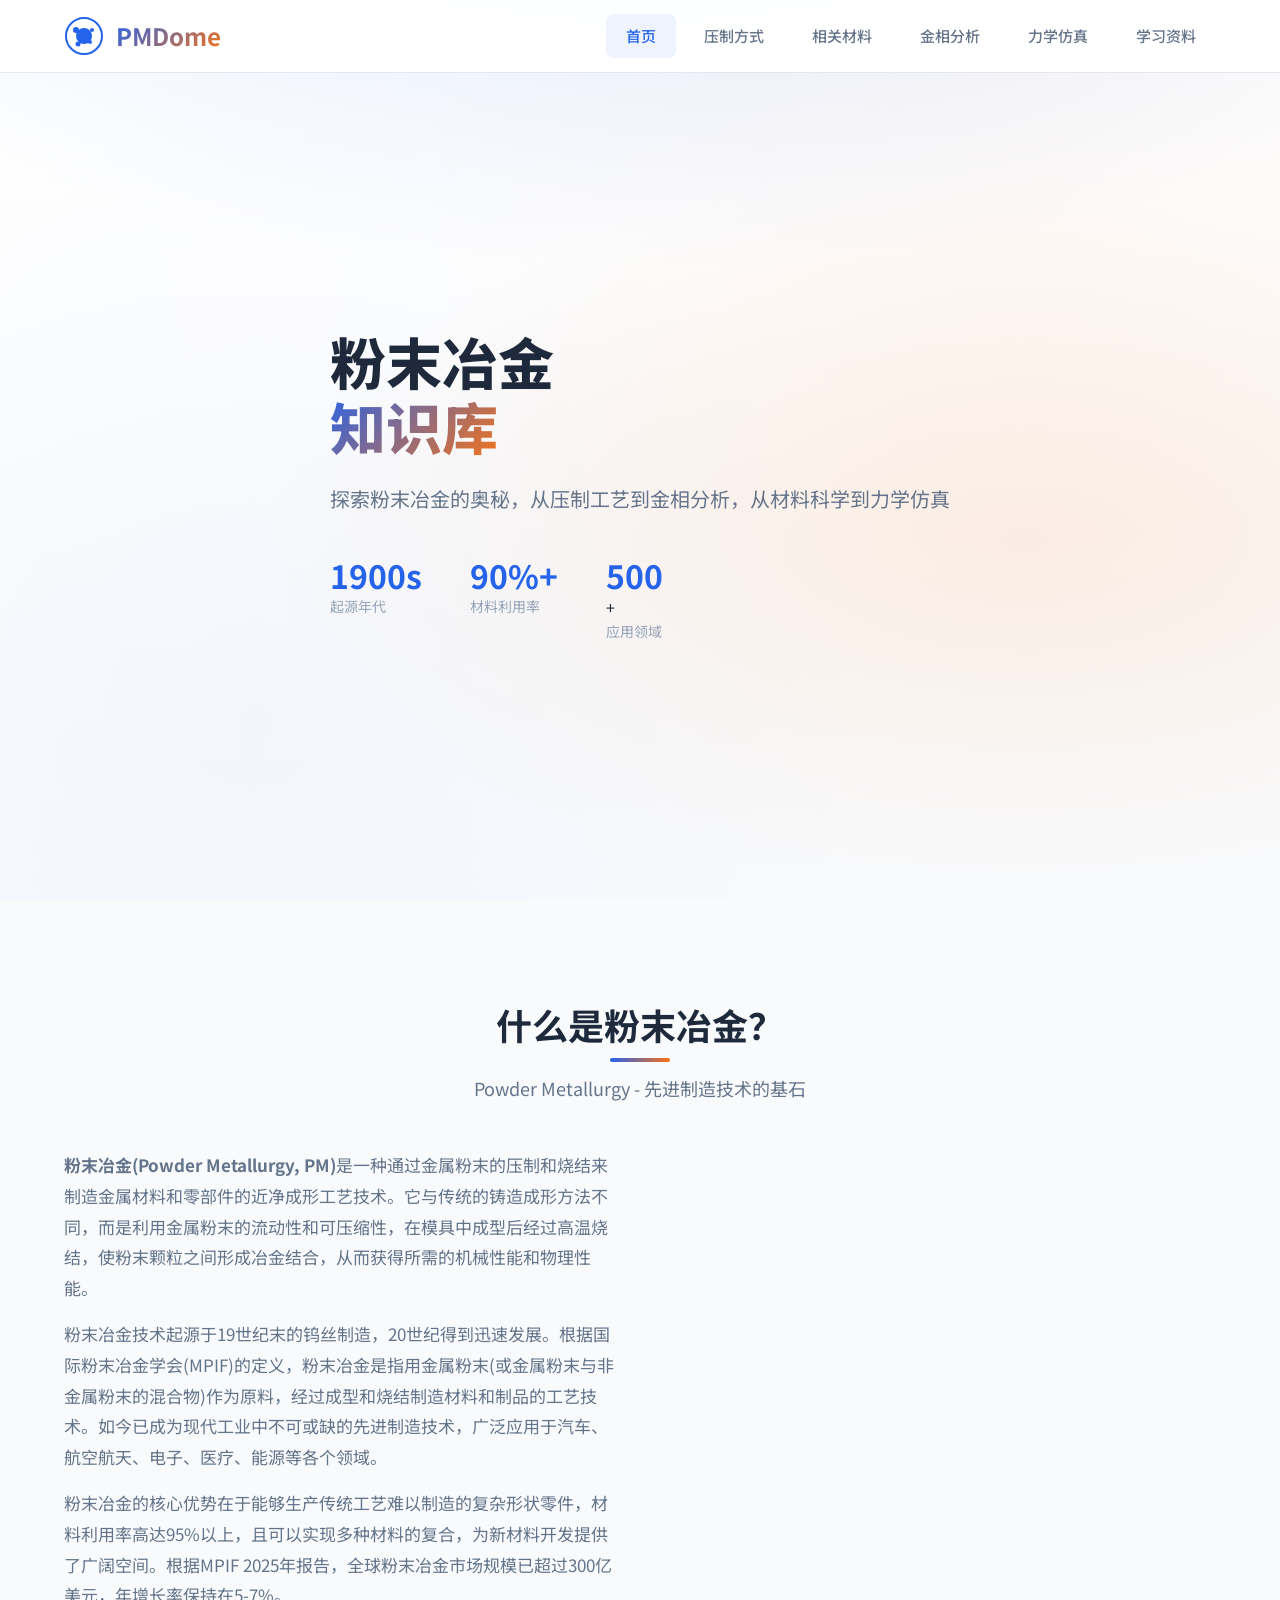
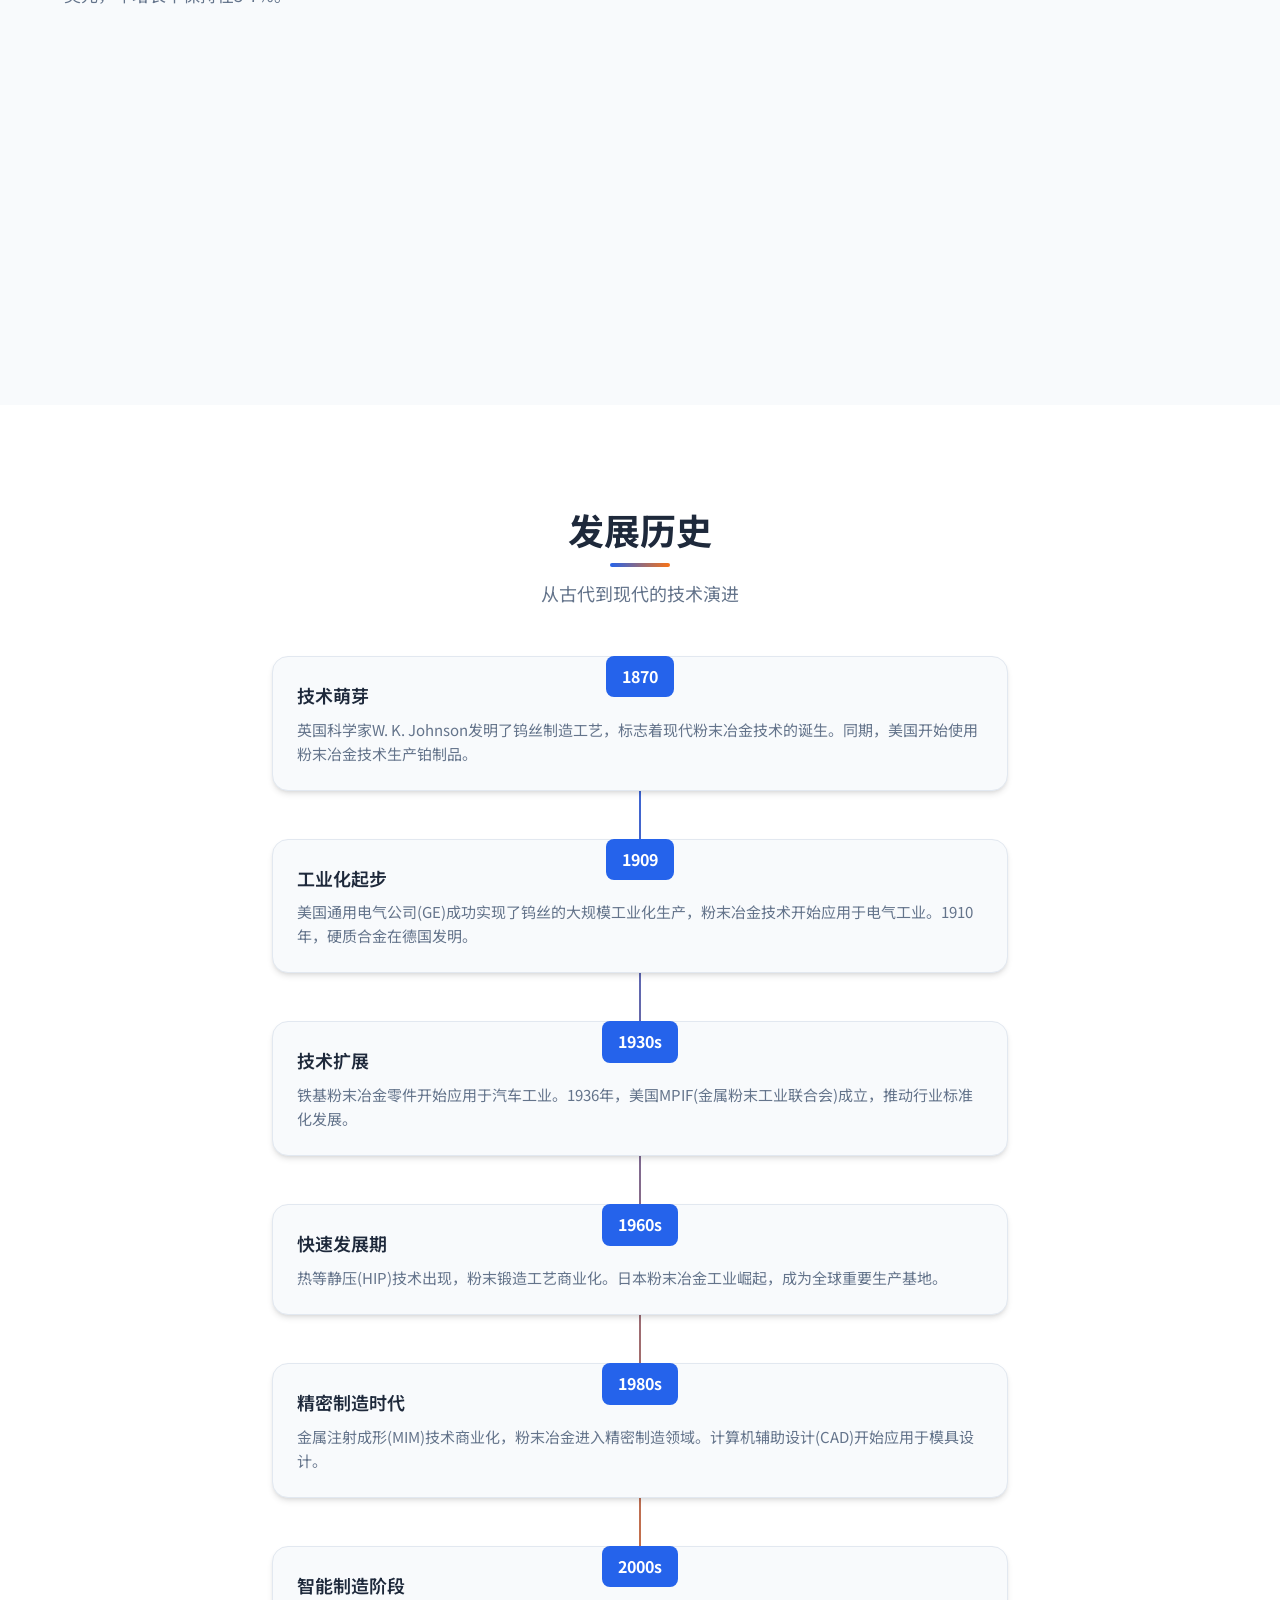
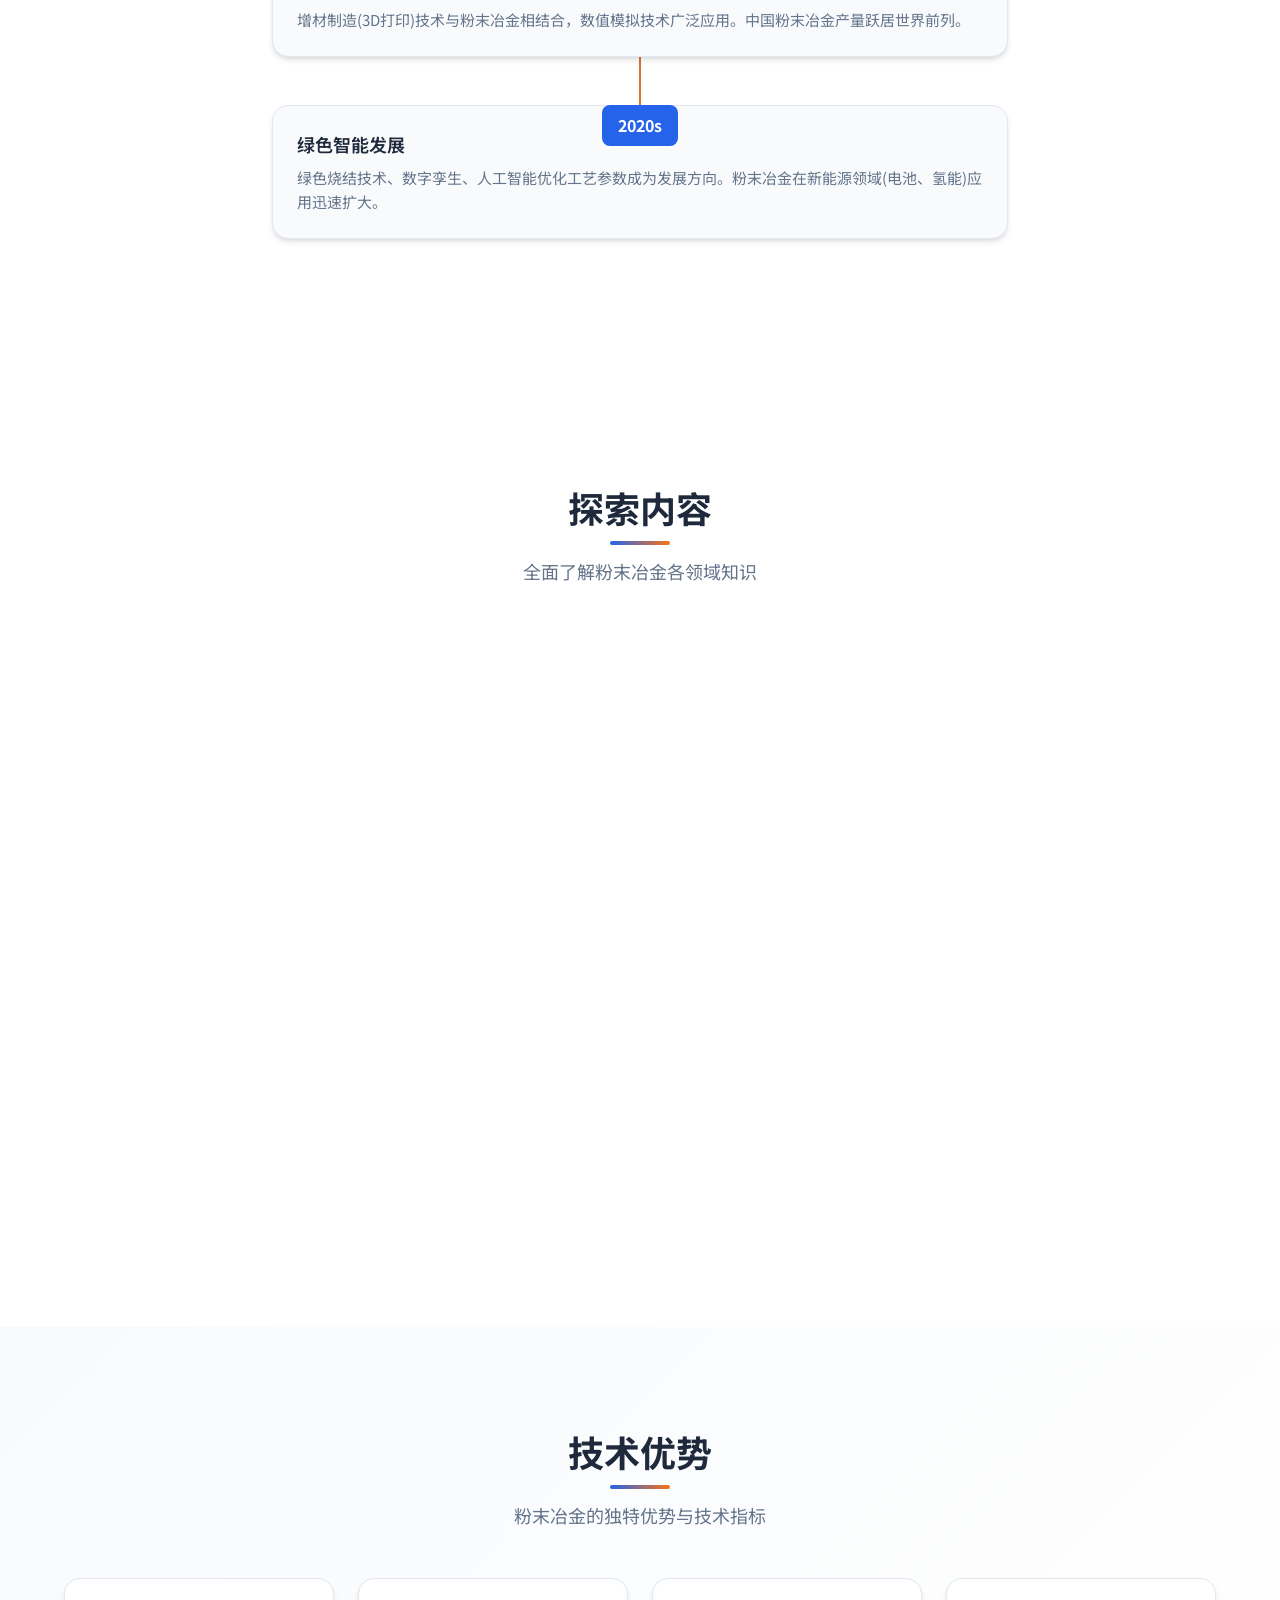
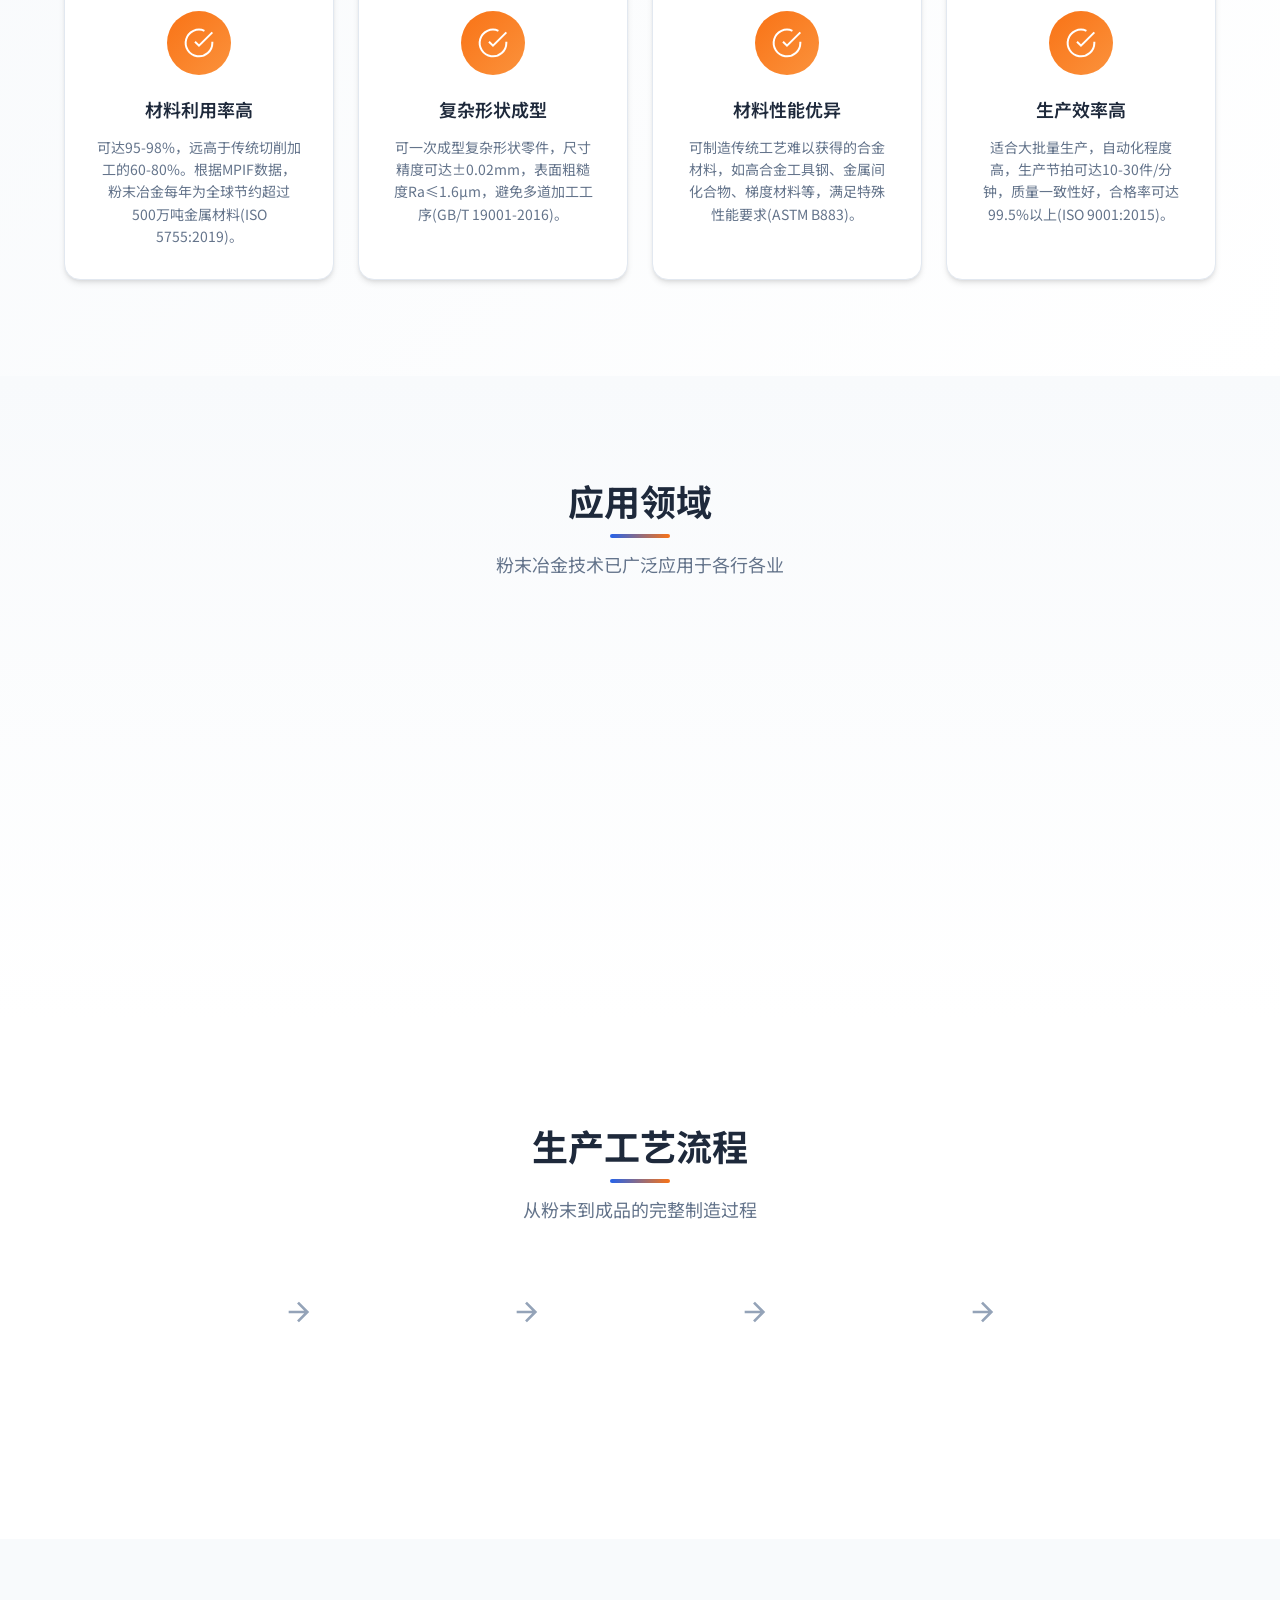
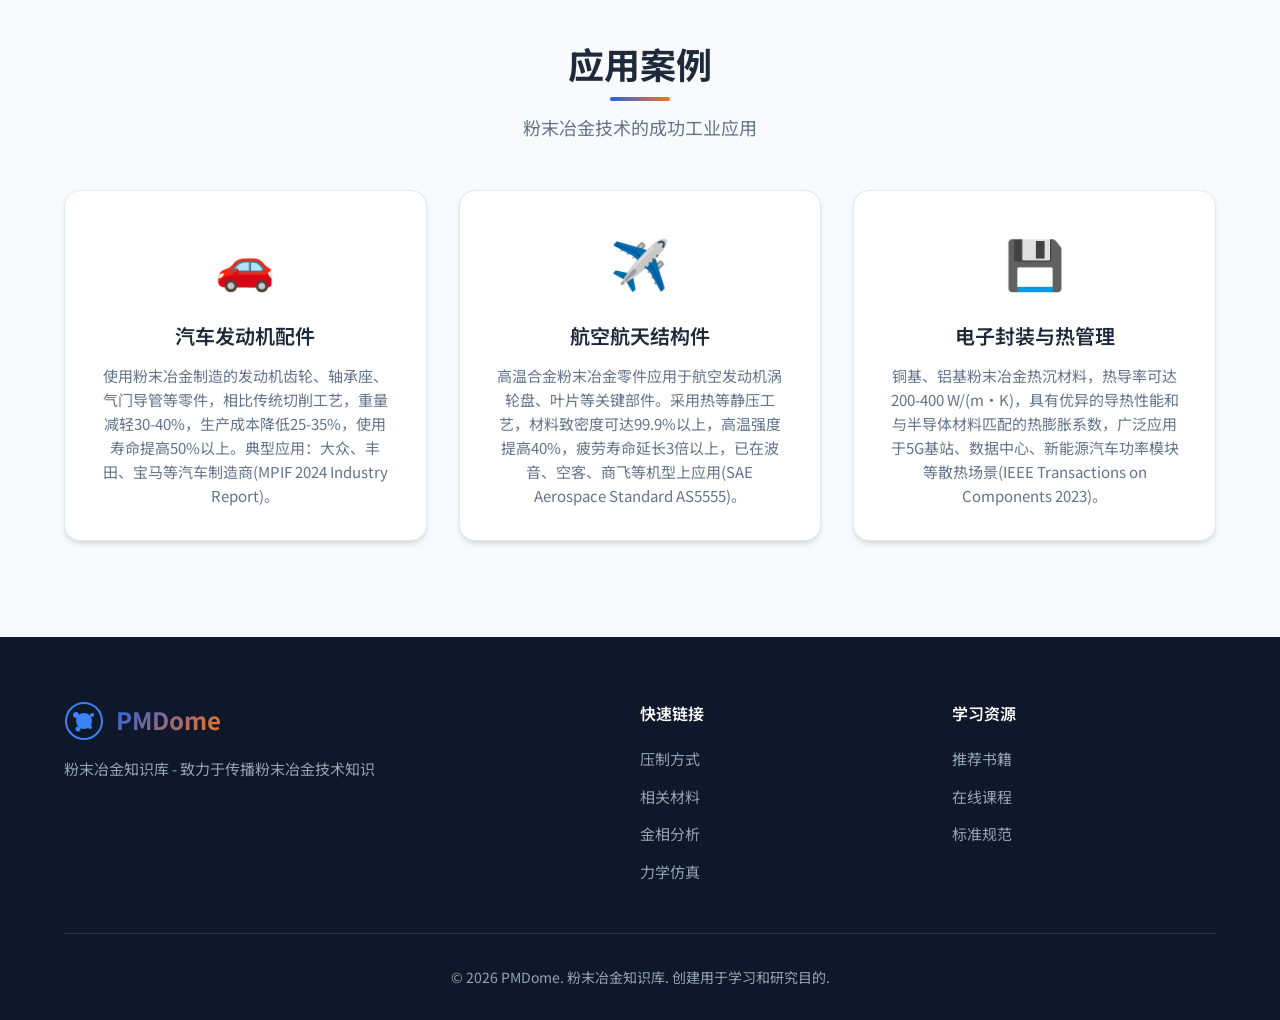
<file: index.html>
<!DOCTYPE html>
<html lang="zh-CN">
<head>
    <meta charset="UTF-8">
    <meta name="viewport" content="width=device-width, initial-scale=1.0">
    <title>粉末冶金知识库 | PMDome</title>
    <link rel="stylesheet" href="css/style.css">
    <link rel="preconnect" href="https://fonts.googleapis.com">
    <link rel="preconnect" href="https://fonts.gstatic.com" crossorigin>
    <link href="https://fonts.googleapis.com/css2?family=Noto+Sans+SC:wght@300;400;500;700&family=Roboto:wght@300;400;500;700&display=swap" rel="stylesheet">
</head>
<body>
    <header class="header">
        <div class="container">
            <div class="logo">
                <svg class="logo-icon" viewBox="0 0 40 40" fill="none" xmlns="http://www.w3.org/2000/svg">
                    <circle cx="20" cy="20" r="18" stroke="currentColor" stroke-width="2"/>
                    <circle cx="20" cy="20" r="8" fill="currentColor"/>
                    <circle cx="12" cy="14" r="3" fill="currentColor"/>
                    <circle cx="28" cy="14" r="2" fill="currentColor"/>
                    <circle cx="14" cy="28" r="2.5" fill="currentColor"/>
                    <circle cx="26" cy="26" r="2" fill="currentColor"/>
                </svg>
                <span class="logo-text">PMDome</span>
            </div>
            <nav class="nav">
                <a href="index.html" class="nav-link active">首页</a>
                <a href="pages/compaction.html" class="nav-link">压制方式</a>
                <a href="pages/materials.html" class="nav-link">相关材料</a>
                <a href="pages/metallography.html" class="nav-link">金相分析</a>
                <a href="pages/simulation.html" class="nav-link">力学仿真</a>
                <a href="pages/resources.html" class="nav-link">学习资料</a>
            </nav>
            <button class="mobile-menu-btn" id="mobileMenuBtn">
                <span></span>
                <span></span>
                <span></span>
            </button>
        </div>
    </header>

    <main>
        <section class="hero">
            <div class="hero-bg"></div>
            <div class="container">
                <div class="hero-content">
                    <h1 class="hero-title">粉末冶金<br><span class="highlight">知识库</span></h1>
                    <p class="hero-subtitle">探索粉末冶金的奥秘，从压制工艺到金相分析，从材料科学到力学仿真</p>
                    <div class="hero-stats">
                        <div class="stat-item">
                            <span class="stat-number">1900s</span>
                            <span class="stat-label">起源年代</span>
                        </div>
                        <div class="stat-item">
                            <span class="stat-number">90%+</span>
                            <span class="stat-label">材料利用率</span>
                        </div>
                        <div class="stat-item">
                            <span class="stat-number">500</span>
                           + <span class="stat-label">应用领域</span>
                        </div>
                    </div>
                </div>
            </div>
        </section>

        <section class="intro">
            <div class="container">
                <div class="section-header">
                    <h2 class="section-title">什么是粉末冶金？</h2>
                    <p class="section-subtitle">Powder Metallurgy - 先进制造技术的基石</p>
                </div>
                <div class="intro-content">
                    <div class="intro-text">
                        <p><strong>粉末冶金(Powder Metallurgy, PM)</strong>是一种通过金属粉末的压制和烧结来制造金属材料和零部件的近净成形工艺技术。它与传统的铸造成形方法不同，而是利用金属粉末的流动性和可压缩性，在模具中成型后经过高温烧结，使粉末颗粒之间形成冶金结合，从而获得所需的机械性能和物理性能。</p>
                        <p>粉末冶金技术起源于19世纪末的钨丝制造，20世纪得到迅速发展。根据国际粉末冶金学会(MPIF)的定义，粉末冶金是指用金属粉末(或金属粉末与非金属粉末的混合物)作为原料，经过成型和烧结制造材料和制品的工艺技术。如今已成为现代工业中不可或缺的先进制造技术，广泛应用于汽车、航空航天、电子、医疗、能源等各个领域。</p>
                        <p>粉末冶金的核心优势在于能够生产传统工艺难以制造的复杂形状零件，材料利用率高达95%以上，且可以实现多种材料的复合，为新材料开发提供了广阔空间。根据MPIF 2025年报告，全球粉末冶金市场规模已超过300亿美元，年增长率保持在5-7%。</p>
                    </div>
                    <div class="intro-features">
                        <div class="intro-card">
                            <div class="intro-icon">
                                <svg viewBox="0 0 24 24" fill="none" stroke="currentColor" stroke-width="1.5">
                                    <path d="M12 2L2 7l10 5 10-5-10-5zM2 17l10 5 10-5M2 12l10 5 10-5"/>
                                </svg>
                            </div>
                            <h3>工艺原理</h3>
                            <p>通过压制金属粉末成型并在保护气氛下烧结，利用原子扩散实现冶金结合的工艺技术(ISO 3252:2019)。</p>
                        </div>
                        <div class="intro-card">
                            <div class="intro-icon">
                                <svg viewBox="0 0 24 24" fill="none" stroke="currentColor" stroke-width="1.5">
                                    <circle cx="12" cy="12" r="3"/>
                                    <path d="M12 1v6m0 6v10M4.22 4.22l4.24 4.24m7.08 7.08l4.24 4.24M1 12h6m6 0h10M4.22 19.78l4.24-4.24m7.08-7.08l4.24-4.24"/>
                                </svg>
                            </div>
                            <h3>核心优势</h3>
                            <p>材料利用率高达95%以上，可实现复杂形状零件的一次成型，减少后续加工工序(GB/T 14588-2014)。</p>
                        </div>
                        <div class="intro-card">
                            <div class="intro-icon">
                                <svg viewBox="0 0 24 24" fill="none" stroke="currentColor" stroke-width="1.5">
                                    <path d="M14.7 6.3a1 1 0 0 0 0 1.4l1.6 1.6a1 1 0 0 0 1.4 0l3.77-3.77a6 6 0 0 1-7.94 7.94l-6.91 6.91a2.12 2.12 0 0 1-3-3l6.91-6.91a6 6 0 0 1 7.94-7.94l-3.76 3.76z"/>
                                </svg>
                            </div>
                            <h3>主要流程</h3>
                            <p>粉末制备 → 混合 → 压制成型 → 烧结 → 后处理，最终获得高性能金属制品(ASTM B328)。</p>
                        </div>
                    </div>
                </div>
            </div>
        </section>

        <section class="history">
            <div class="container">
                <div class="section-header">
                    <h2 class="section-title">发展历史</h2>
                    <p class="section-subtitle">从古代到现代的技术演进</p>
                </div>
                <div class="history-timeline">
                    <div class="timeline-item">
                        <div class="timeline-year">1870</div>
                        <div class="timeline-content">
                            <h4>技术萌芽</h4>
                            <p>英国科学家W. K. Johnson发明了钨丝制造工艺，标志着现代粉末冶金技术的诞生。同期，美国开始使用粉末冶金技术生产铂制品。</p>
                        </div>
                    </div>
                    <div class="timeline-item">
                        <div class="timeline-year">1909</div>
                        <div class="timeline-content">
                            <h4>工业化起步</h4>
                            <p>美国通用电气公司(GE)成功实现了钨丝的大规模工业化生产，粉末冶金技术开始应用于电气工业。1910年，硬质合金在德国发明。</p>
                        </div>
                    </div>
                    <div class="timeline-item">
                        <div class="timeline-year">1930s</div>
                        <div class="timeline-content">
                            <h4>技术扩展</h4>
                            <p>铁基粉末冶金零件开始应用于汽车工业。1936年，美国MPIF(金属粉末工业联合会)成立，推动行业标准化发展。</p>
                        </div>
                    </div>
                    <div class="timeline-item">
                        <div class="timeline-year">1960s</div>
                        <div class="timeline-content">
                            <h4>快速发展期</h4>
                            <p>热等静压(HIP)技术出现，粉末锻造工艺商业化。日本粉末冶金工业崛起，成为全球重要生产基地。</p>
                        </div>
                    </div>
                    <div class="timeline-item">
                        <div class="timeline-year">1980s</div>
                        <div class="timeline-content">
                            <h4>精密制造时代</h4>
                            <p>金属注射成形(MIM)技术商业化，粉末冶金进入精密制造领域。计算机辅助设计(CAD)开始应用于模具设计。</p>
                        </div>
                    </div>
                    <div class="timeline-item">
                        <div class="timeline-year">2000s</div>
                        <div class="timeline-content">
                            <h4>智能制造阶段</h4>
                            <p>增材制造(3D打印)技术与粉末冶金相结合，数值模拟技术广泛应用。中国粉末冶金产量跃居世界前列。</p>
                        </div>
                    </div>
                    <div class="timeline-item">
                        <div class="timeline-year">2020s</div>
                        <div class="timeline-content">
                            <h4>绿色智能发展</h4>
                            <p>绿色烧结技术、数字孪生、人工智能优化工艺参数成为发展方向。粉末冶金在新能源领域(电池、氢能)应用迅速扩大。</p>
                        </div>
                    </div>
                </div>
            </div>
        </section>

        <section class="features">
            <div class="container">
                <div class="section-header">
                    <h2 class="section-title">探索内容</h2>
                    <p class="section-subtitle">全面了解粉末冶金各领域知识</p>
                </div>
                <div class="features-grid">
                    <a href="pages/compaction.html" class="feature-card">
                        <div class="feature-icon feature-1">
                            <svg viewBox="0 0 24 24" fill="none" stroke="currentColor" stroke-width="1.5">
                                <path d="M4 20h16M4 20V10m0 10l4-6m12 6V10m0 10l-4-6M12 4v6"/>
                            </svg>
                        </div>
                        <h3>压制方式</h3>
                        <p>手动压制、液压压制、等静压、粉末锻造等多种成型工艺介绍，详细讲解各工艺原理和应用场景</p>
                        <span class="feature-link">了解更多 →</span>
                    </a>
                    <a href="pages/materials.html" class="feature-card">
                        <div class="feature-icon feature-2">
                            <svg viewBox="0 0 24 24" fill="none" stroke="currentColor" stroke-width="1.5">
                                <path d="M20.84 4.61a5.5 5.5 0 0 0-7.78 0L12 5.67l-1.06-1.06a5.5 5.5 0 0 0-7.78 7.78l1.06 1.06L12 21.23l7.78-7.78 1.06-1.06a5.5 5.5 0 0 0 0-7.78z"/>
                            </svg>
                        </div>
                        <h3>相关材料</h3>
                        <p>铁基、铜基、钨基材料，硬质合金及复合材料详解，包括材料性能、应用领域和最新发展</p>
                        <span class="feature-link">了解更多 →</span>
                    </a>
                    <a href="pages/metallography.html" class="feature-card">
                        <div class="feature-icon feature-3">
                            <svg viewBox="0 0 24 24" fill="none" stroke="currentColor" stroke-width="1.5">
                                <circle cx="12" cy="12" r="10"/>
                                <circle cx="12" cy="12" r="6"/>
                                <circle cx="12" cy="12" r="2"/>
                            </svg>
                        </div>
                        <h3>金相分析</h3>
                        <p>样品制备、显微组织观察、孔隙分析与典型组织图谱，掌握粉末冶金材料的微观结构分析方法</p>
                        <span class="feature-link">了解更多 →</span>
                    </a>
                    <a href="pages/simulation.html" class="feature-card">
                        <div class="feature-icon feature-4">
                            <svg viewBox="0 0 24 24" fill="none" stroke="currentColor" stroke-width="1.5">
                                <rect x="2" y="3" width="20" height="14" rx="2" ry="2"/>
                                <path d="M8 21h8m-4-4v4"/>
                                <path d="M6 8l4 3-4 3m6 0h4"/>
                            </svg>
                        </div>
                        <h3>力学仿真</h3>
                        <p>压制、烧结过程仿真与有限元分析方法，利用数值模拟优化工艺参数</p>
                        <span class="feature-link">了解更多 →</span>
                    </a>
                </div>
            </div>
        </section>

        <section class="advantages">
            <div class="container">
                <div class="section-header">
                    <h2 class="section-title">技术优势</h2>
                    <p class="section-subtitle">粉末冶金的独特优势与技术指标</p>
                </div>
                <div class="advantages-grid">
                    <div class="advantage-card">
                        <div class="advantage-icon">
                            <svg viewBox="0 0 24 24" fill="none" stroke="currentColor" stroke-width="1.5">
                                <path d="M22 11.08V12a10 10 0 1 1-5.93-9.14"/>
                                <polyline points="22 4 12 14.01 9 11.01"/>
                            </svg>
                        </div>
                        <h3>材料利用率高</h3>
                        <p>可达95-98%，远高于传统切削加工的60-80%。根据MPIF数据，粉末冶金每年为全球节约超过500万吨金属材料(ISO 5755:2019)。</p>
                    </div>
                    <div class="advantage-card">
                        <div class="advantage-icon">
                            <svg viewBox="0 0 24 24" fill="none" stroke="currentColor" stroke-width="1.5">
                                <path d="M22 11.08V12a10 10 0 1 1-5.93-9.14"/>
                                <polyline points="22 4 12 14.01 9 11.01"/>
                            </svg>
                        </div>
                        <h3>复杂形状成型</h3>
                        <p>可一次成型复杂形状零件，尺寸精度可达±0.02mm，表面粗糙度Ra≤1.6μm，避免多道加工工序(GB/T 19001-2016)。</p>
                    </div>
                    <div class="advantage-card">
                        <div class="advantage-icon">
                            <svg viewBox="0 0 24 24" fill="none" stroke="currentColor" stroke-width="1.5">
                                <path d="M22 11.08V12a10 10 0 1 1-5.93-9.14"/>
                                <polyline points="22 4 12 14.01 9 11.01"/>
                            </svg>
                        </div>
                        <h3>材料性能优异</h3>
                        <p>可制造传统工艺难以获得的合金材料，如高合金工具钢、金属间化合物、梯度材料等，满足特殊性能要求(ASTM B883)。</p>
                    </div>
                    <div class="advantage-card">
                        <div class="advantage-icon">
                            <svg viewBox="0 0 24 24" fill="none" stroke="currentColor" stroke-width="1.5">
                                <path d="M22 11.08V12a10 10 0 1 1-5.93-9.14"/>
                                <polyline points="22 4 12 14.01 9 11.01"/>
                            </svg>
                        </div>
                        <h3>生产效率高</h3>
                        <p>适合大批量生产，自动化程度高，生产节拍可达10-30件/分钟，质量一致性好，合格率可达99.5%以上(ISO 9001:2015)。</p>
                    </div>
                </div>
            </div>
        </section>

        <section class="applications">
            <div class="container">
                <div class="section-header">
                    <h2 class="section-title">应用领域</h2>
                    <p class="section-subtitle">粉末冶金技术已广泛应用于各行各业</p>
                </div>
                <div class="app-grid">
                    <div class="app-item">
                        <span class="app-icon">⚙️</span>
                        <span>汽车零部件</span>
                    </div>
                    <div class="app-item">
                        <span class="app-icon">✈️</span>
                        <span>航空航天</span>
                    </div>
                    <div class="app-item">
                        <span class="app-icon">🔧</span>
                        <span>机械制造</span>
                    </div>
                    <div class="app-item">
                        <span class="app-icon">💎</span>
                        <span>硬质合金</span>
                    </div>
                    <div class="app-item">
                        <span class="app-icon">🔋</span>
                        <span>新能源</span>
                    </div>
                    <div class="app-item">
                        <span class="app-icon">🏥</span>
                        <span>医疗器械</span>
                    </div>
                    <div class="app-item">
                        <span class="app-icon">🔩</span>
                        <span>五金工具</span>
                    </div>
                    <div class="app-item">
                        <span class="app-icon">🎯</span>
                        <span>精密零件</span>
                    </div>
                </div>
            </div>
        </section>

        <section class="process">
            <div class="container">
                <div class="section-header">
                    <h2 class="section-title">生产工艺流程</h2>
                    <p class="section-subtitle">从粉末到成品的完整制造过程</p>
                </div>
                <div class="process-flow">
                    <div class="process-step">
                        <div class="step-number">01</div>
                        <div class="step-content">
                            <h4>粉末制备</h4>
                            <p>通过机械法、物理法或化学法生产金属粉末，控制粒度和纯度</p>
                        </div>
                    </div>
                    <div class="process-arrow">
                        <svg viewBox="0 0 24 24" fill="none" stroke="currentColor" stroke-width="2">
                            <path d="M5 12h14m-7-7l7 7-7 7"/>
                        </svg>
                    </div>
                    <div class="process-step">
                        <div class="step-number">02</div>
                        <div class="step-content">
                            <h4>粉末混合</h4>
                            <p>按配方比例混合不同粉末，添加润滑剂和粘结剂</p>
                        </div>
                    </div>
                    <div class="process-arrow">
                        <svg viewBox="0 0 24 24" fill="none" stroke="currentColor" stroke-width="2">
                            <path d="M5 12h14m-7-7l7 7-7 7"/>
                        </svg>
                    </div>
                    <div class="process-step">
                        <div class="step-number">03</div>
                        <div class="step-content">
                            <h4>压制成型</h4>
                            <p>将粉末装入模具并施加压力成型，获得生坯</p>
                        </div>
                    </div>
                    <div class="process-arrow">
                        <svg viewBox="0 0 24 24" fill="none" stroke="currentColor" stroke-width="2">
                            <path d="M5 12h14m-7-7l7 7-7 7"/>
                        </svg>
                    </div>
                    <div class="process-step">
                        <div class="step-number">04</div>
                        <div class="step-content">
                            <h4>烧结处理</h4>
                            <p>在保护气氛下进行高温烧结，使粉末颗粒结合</p>
                        </div>
                    </div>
                    <div class="process-arrow">
                        <svg viewBox="0 0 24 24" fill="none" stroke="currentColor" stroke-width="2">
                            <path d="M5 12h14m-7-7l7 7-7 7"/>
                        </svg>
                    </div>
                    <div class="process-step">
                        <div class="step-number">05</div>
                        <div class="step-content">
                            <h4>后处理</h4>
                            <p>精整、整形、热处理等最终处理，获得成品</p>
                        </div>
                    </div>
                </div>
            </div>
        </section>

        <section class="case-studies">
            <div class="container">
                <div class="section-header">
                    <h2 class="section-title">应用案例</h2>
                    <p class="section-subtitle">粉末冶金技术的成功工业应用</p>
                </div>
                <div class="case-grid">
                    <div class="case-card">
                        <div class="case-icon">🚗</div>
                        <h3>汽车发动机配件</h3>
                        <p>使用粉末冶金制造的发动机齿轮、轴承座、气门导管等零件，相比传统切削工艺，重量减轻30-40%，生产成本降低25-35%，使用寿命提高50%以上。典型应用：大众、丰田、宝马等汽车制造商(MPIF 2024 Industry Report)。</p>
                    </div>
                    <div class="case-card">
                        <div class="case-icon">✈️</div>
                        <h3>航空航天结构件</h3>
                        <p>高温合金粉末冶金零件应用于航空发动机涡轮盘、叶片等关键部件。采用热等静压工艺，材料致密度可达99.9%以上，高温强度提高40%，疲劳寿命延长3倍以上，已在波音、空客、商飞等机型上应用(SAE Aerospace Standard AS5555)。</p>
                    </div>
                    <div class="case-card">
                        <div class="case-icon">💾</div>
                        <h3>电子封装与热管理</h3>
                        <p>铜基、铝基粉末冶金热沉材料，热导率可达200-400 W/(m·K)，具有优异的导热性能和与半导体材料匹配的热膨胀系数，广泛应用于5G基站、数据中心、新能源汽车功率模块等散热场景(IEEE Transactions on Components 2023)。</p>
                    </div>
                </div>
            </div>
        </section>
    </main>

    <footer class="footer">
        <div class="container">
            <div class="footer-content">
                <div class="footer-brand">
                    <div class="logo">
                        <svg class="logo-icon" viewBox="0 0 40 40" fill="none" xmlns="http://www.w3.org/2000/svg">
                            <circle cx="20" cy="20" r="18" stroke="currentColor" stroke-width="2"/>
                            <circle cx="20" cy="20" r="8" fill="currentColor"/>
                            <circle cx="12" cy="14" r="3" fill="currentColor"/>
                            <circle cx="28" cy="14" r="2" fill="currentColor"/>
                            <circle cx="14" cy="28" r="2.5" fill="currentColor"/>
                            <circle cx="26" cy="26" r="2" fill="currentColor"/>
                        </svg>
                        <span class="logo-text">PMDome</span>
                    </div>
                    <p>粉末冶金知识库 - 致力于传播粉末冶金技术知识</p>
                </div>
                <div class="footer-links">
                    <h4>快速链接</h4>
                    <ul>
                        <li><a href="pages/compaction.html">压制方式</a></li>
                        <li><a href="pages/materials.html">相关材料</a></li>
                        <li><a href="pages/metallography.html">金相分析</a></li>
                        <li><a href="pages/simulation.html">力学仿真</a></li>
                    </ul>
                </div>
                <div class="footer-links">
                    <h4>学习资源</h4>
                    <ul>
                        <li><a href="pages/resources.html">推荐书籍</a></li>
                        <li><a href="pages/resources.html">在线课程</a></li>
                        <li><a href="pages/resources.html">标准规范</a></li>
                    </ul>
                </div>
            </div>
            <div class="footer-bottom">
                <p>© 2026 PMDome. 粉末冶金知识库. 创建用于学习和研究目的.</p>
            </div>
        </div>
    </footer>

    <div class="mobile-nav" id="mobileNav">
        <a href="index.html" class="mobile-nav-link active">首页</a>
        <a href="pages/compaction.html" class="mobile-nav-link">压制方式</a>
        <a href="pages/materials.html" class="mobile-nav-link">相关材料</a>
        <a href="pages/metallography.html" class="mobile-nav-link">金相分析</a>
        <a href="pages/simulation.html" class="mobile-nav-link">力学仿真</a>
        <a href="pages/resources.html" class="mobile-nav-link">学习资料</a>
    </div>

    <script src="js/main.js"></script>
</body>
</html>
</file>
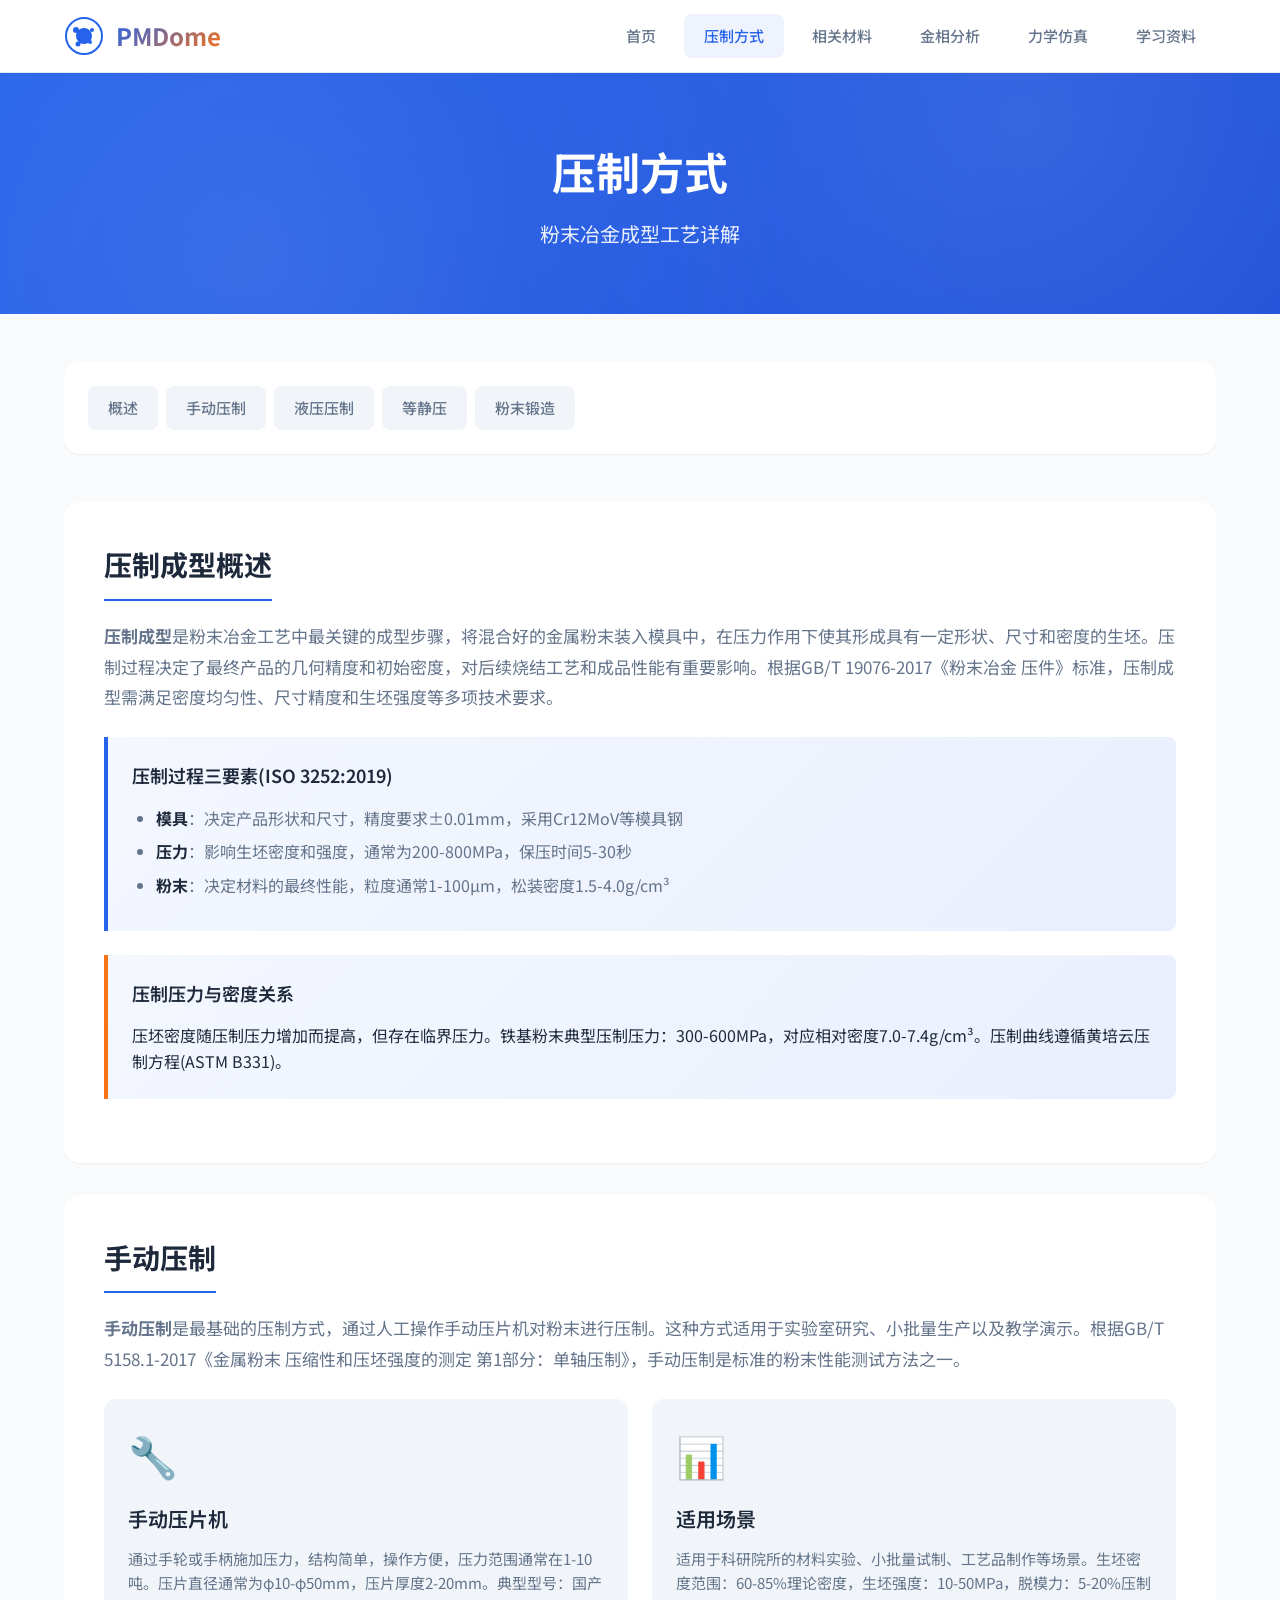
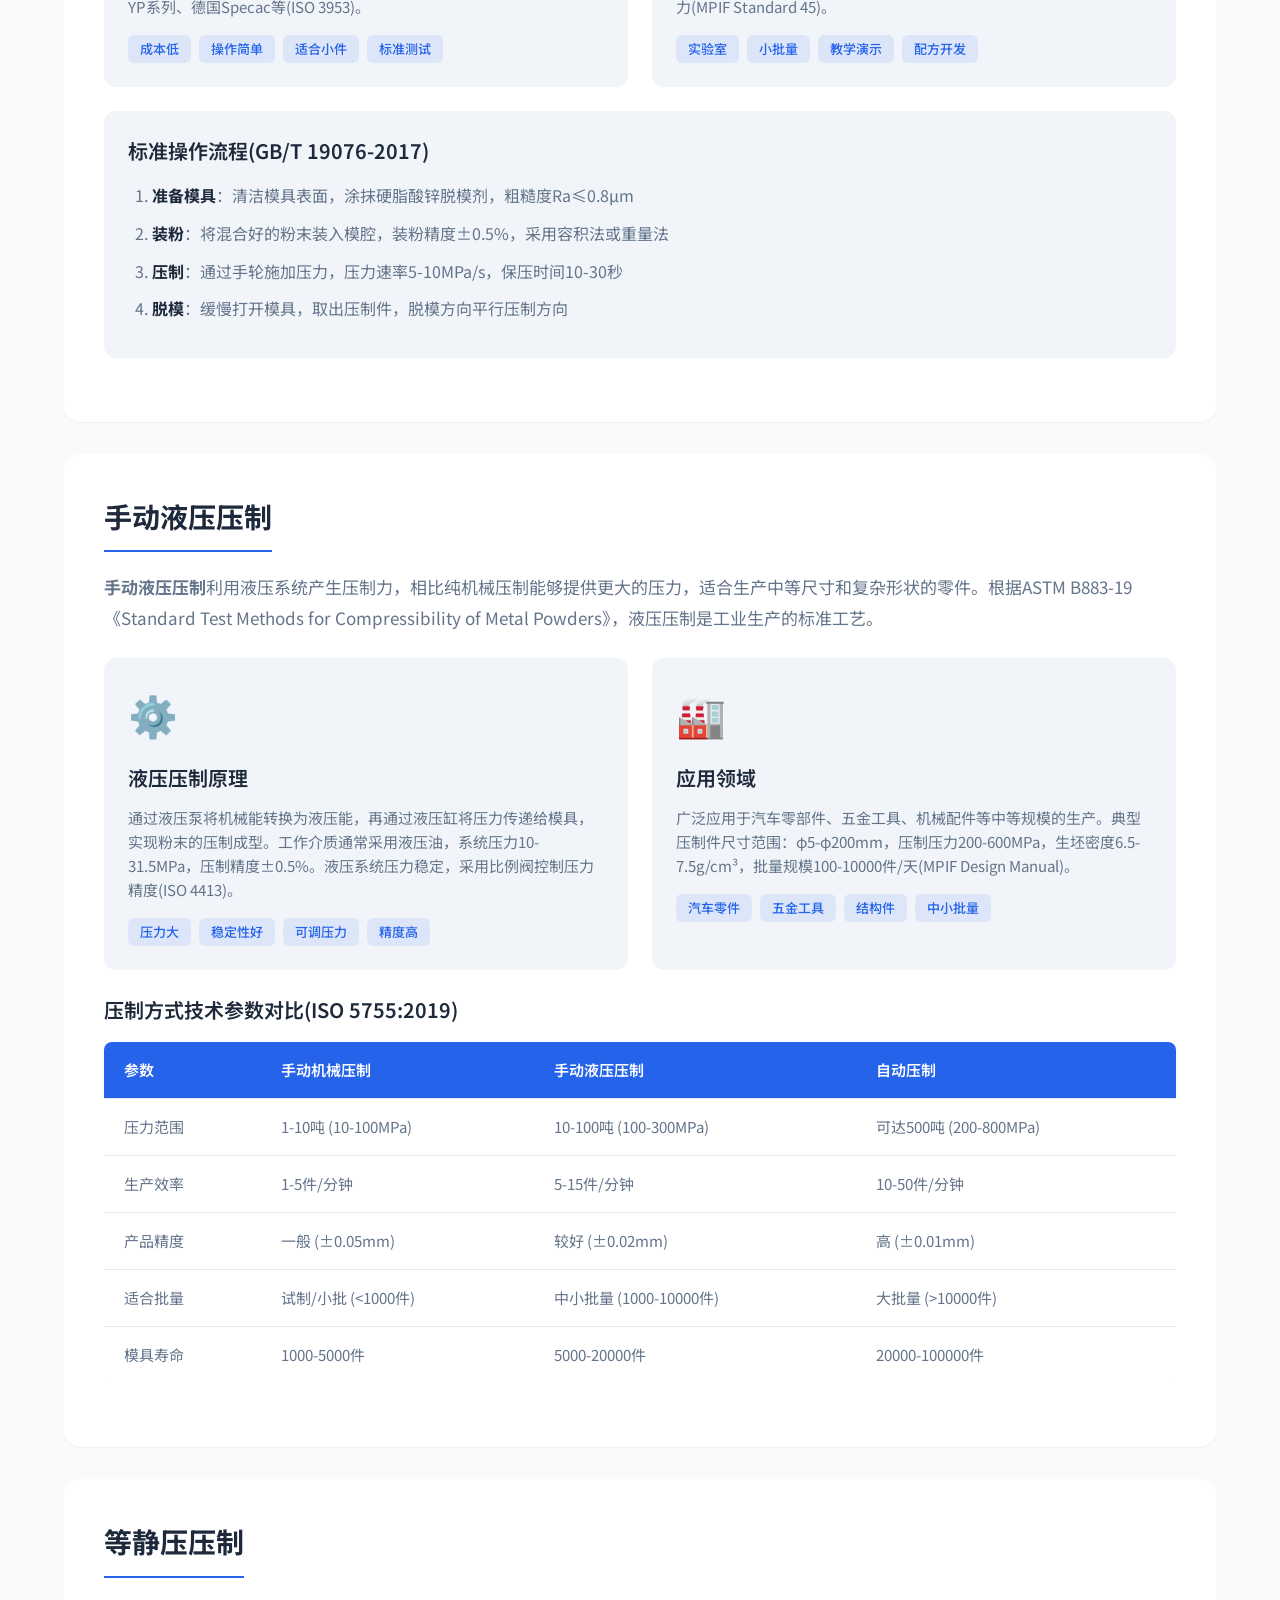
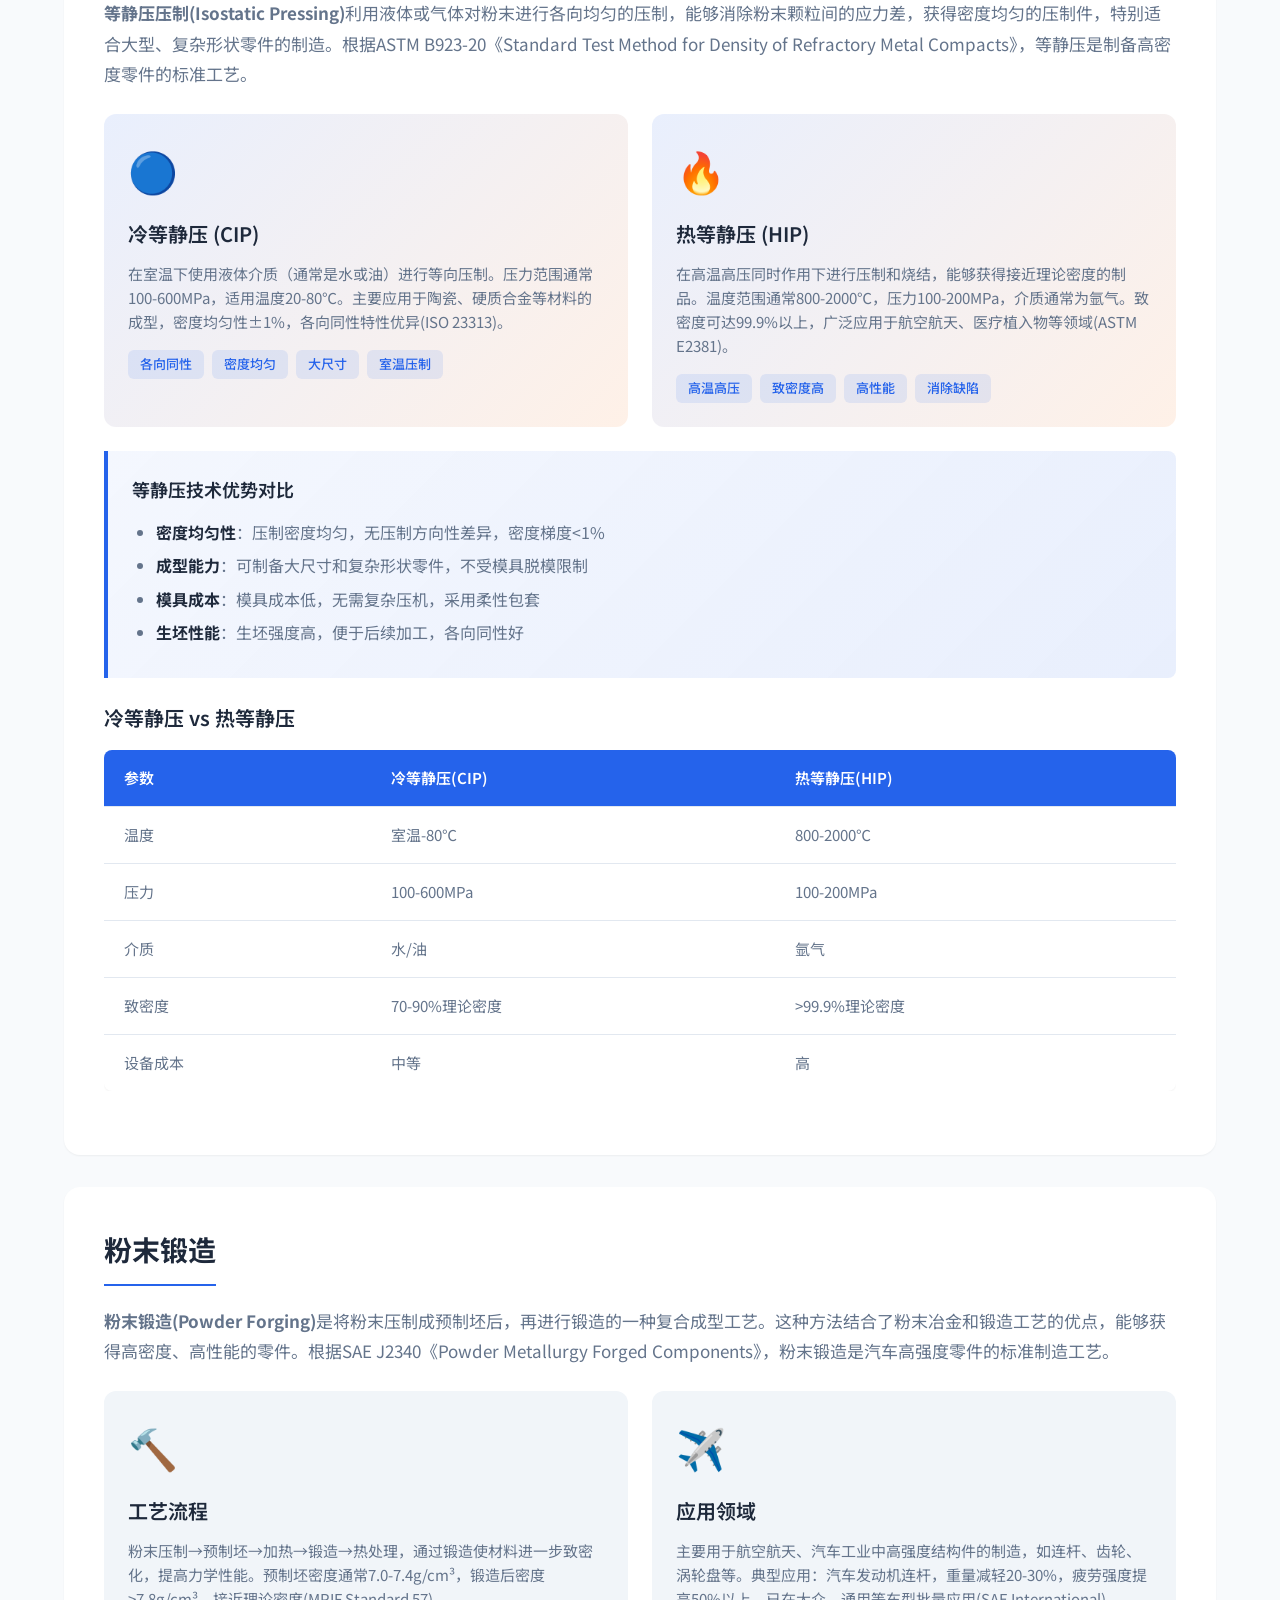
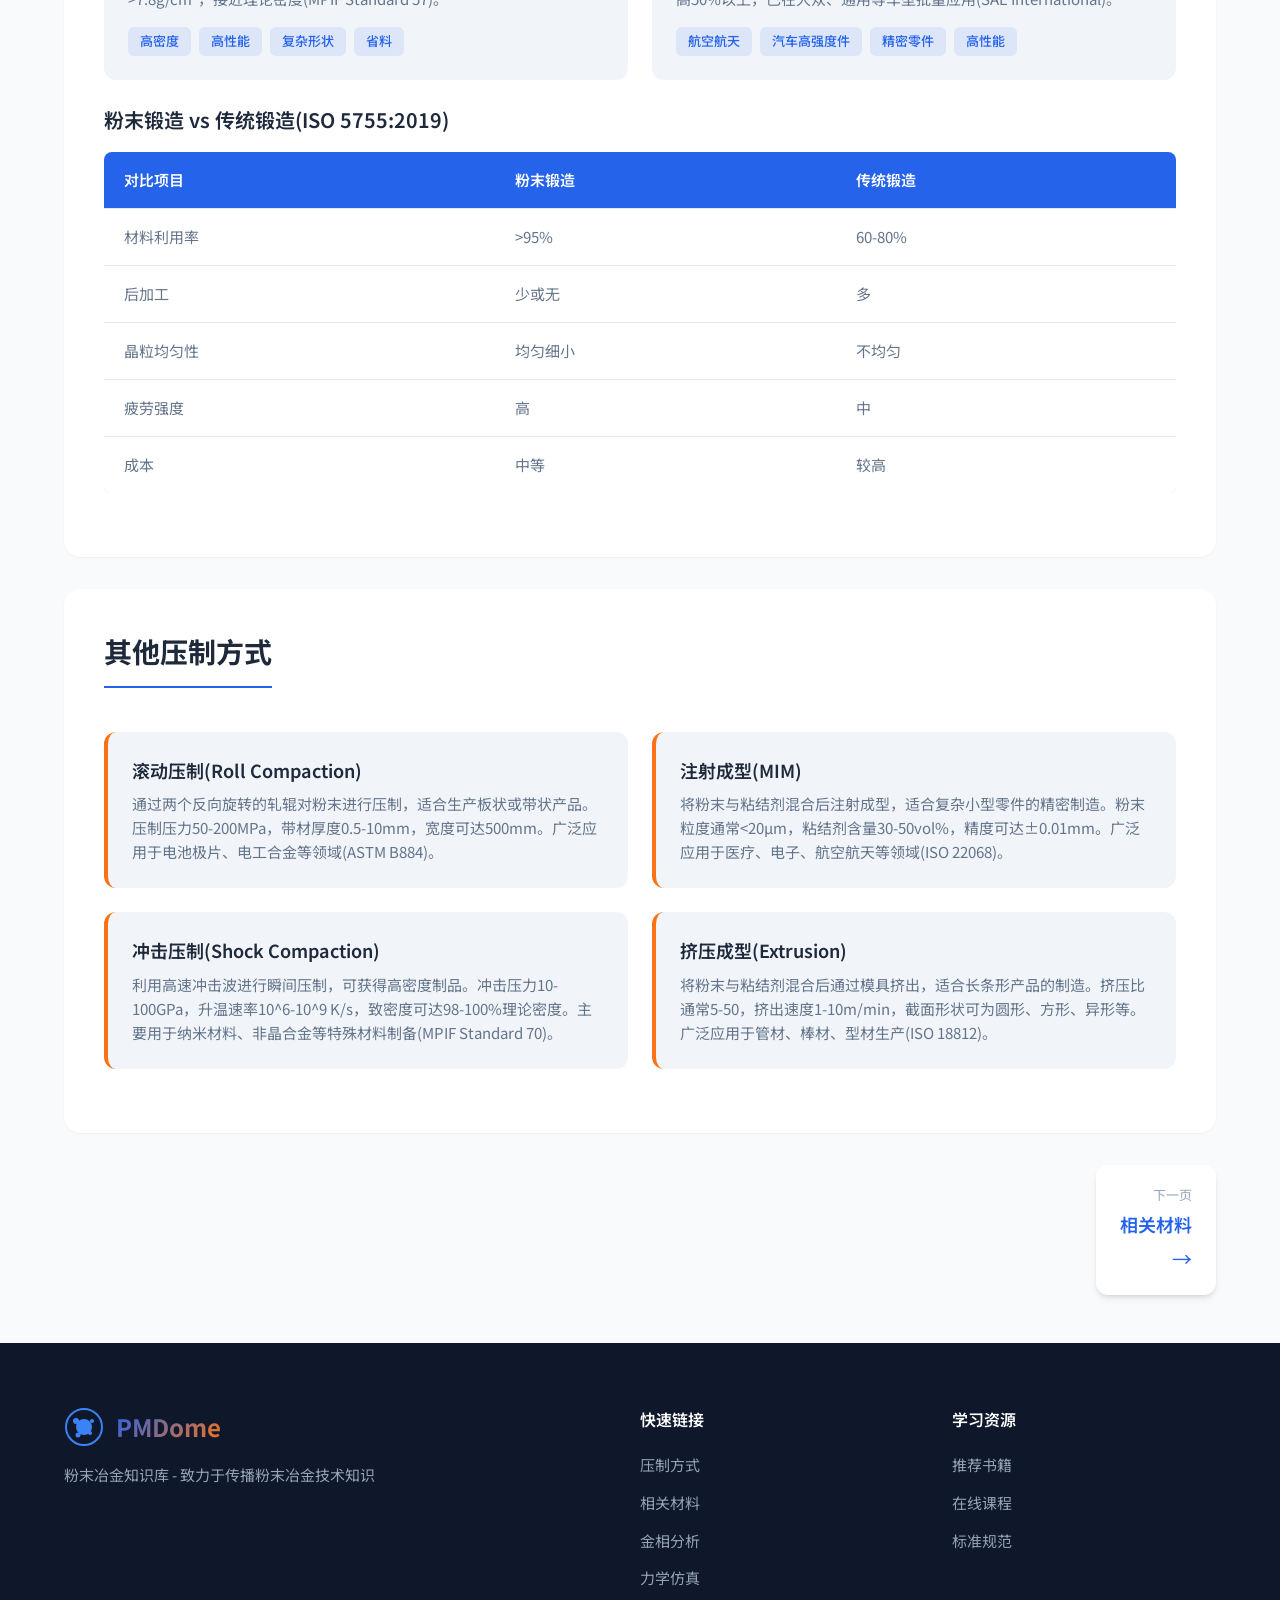
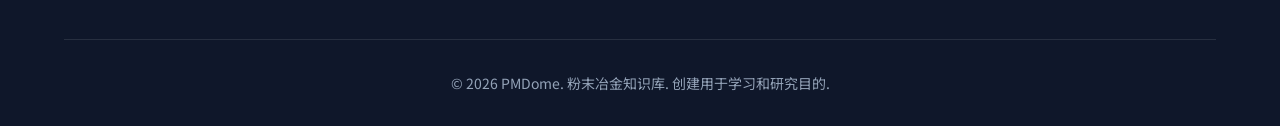
<file: pages/compaction.html>
<!DOCTYPE html>
<html lang="zh-CN">
<head>
    <meta charset="UTF-8">
    <meta name="viewport" content="width=device-width, initial-scale=1.0">
    <title>压制方式 | PMDome 粉末冶金知识库</title>
    <link rel="stylesheet" href="../css/style.css">
    <link rel="stylesheet" href="../css/page.css">
    <link rel="preconnect" href="https://fonts.googleapis.com">
    <link rel="preconnect" href="https://fonts.gstatic.com" crossorigin>
    <link href="https://fonts.googleapis.com/css2?family=Noto+Sans+SC:wght@300;400;500;700&family=Roboto:wght@300;400;500;700&display=swap" rel="stylesheet">
</head>
<body>
    <header class="header">
        <div class="container">
            <div class="logo">
                <svg class="logo-icon" viewBox="0 0 40 40" fill="none" xmlns="http://www.w3.org/2000/svg">
                    <circle cx="20" cy="20" r="18" stroke="currentColor" stroke-width="2"/>
                    <circle cx="20" cy="20" r="8" fill="currentColor"/>
                    <circle cx="12" cy="14" r="3" fill="currentColor"/>
                    <circle cx="28" cy="14" r="2" fill="currentColor"/>
                    <circle cx="14" cy="28" r="2.5" fill="currentColor"/>
                    <circle cx="26" cy="26" r="2" fill="currentColor"/>
                </svg>
                <span class="logo-text">PMDome</span>
            </div>
            <nav class="nav">
                <a href="../index.html" class="nav-link">首页</a>
                <a href="compaction.html" class="nav-link active">压制方式</a>
                <a href="materials.html" class="nav-link">相关材料</a>
                <a href="metallography.html" class="nav-link">金相分析</a>
                <a href="simulation.html" class="nav-link">力学仿真</a>
                <a href="resources.html" class="nav-link">学习资料</a>
            </nav>
            <button class="mobile-menu-btn" id="mobileMenuBtn">
                <span></span>
                <span></span>
                <span></span>
            </button>
        </div>
    </header>

    <main class="page-main">
        <section class="page-hero">
            <div class="container">
                <h1 class="page-title">压制方式</h1>
                <p class="page-subtitle">粉末冶金成型工艺详解</p>
            </div>
        </section>

        <section class="page-content">
            <div class="container">
                <div class="content-nav">
                    <a href="#overview" class="content-nav-link">概述</a>
                    <a href="#manual" class="content-nav-link">手动压制</a>
                    <a href="#hydraulic" class="content-nav-link">液压压制</a>
                    <a href="#isostatic" class="content-nav-link">等静压</a>
                    <a href="#forging" class="content-nav-link">粉末锻造</a>
                </div>

                <article id="overview" class="content-section">
                    <h2>压制成型概述</h2>
                    <p><strong>压制成型</strong>是粉末冶金工艺中最关键的成型步骤，将混合好的金属粉末装入模具中，在压力作用下使其形成具有一定形状、尺寸和密度的生坯。压制过程决定了最终产品的几何精度和初始密度，对后续烧结工艺和成品性能有重要影响。根据GB/T 19076-2017《粉末冶金 压件》标准，压制成型需满足密度均匀性、尺寸精度和生坯强度等多项技术要求。</p>
                    
                    <div class="info-box">
                        <h4>压制过程三要素(ISO 3252:2019)</h4>
                        <ul>
                            <li><strong>模具</strong>：决定产品形状和尺寸，精度要求±0.01mm，采用Cr12MoV等模具钢</li>
                            <li><strong>压力</strong>：影响生坯密度和强度，通常为200-800MPa，保压时间5-30秒</li>
                            <li><strong>粉末</strong>：决定材料的最终性能，粒度通常1-100μm，松装密度1.5-4.0g/cm³</li>
                        </ul>
                    </div>
                    
                    <div class="info-box" style="border-left-color: var(--accent);">
                        <h4>压制压力与密度关系</h4>
                        <p>压坯密度随压制压力增加而提高，但存在临界压力。铁基粉末典型压制压力：300-600MPa，对应相对密度7.0-7.4g/cm³。压制曲线遵循黄培云压制方程(ASTM B331)。</p>
                    </div>
                </article>

                <article id="manual" class="content-section">
                    <h2>手动压制</h2>
                    <p><strong>手动压制</strong>是最基础的压制方式，通过人工操作手动压片机对粉末进行压制。这种方式适用于实验室研究、小批量生产以及教学演示。根据GB/T 5158.1-2017《金属粉末 压缩性和压坯强度的测定 第1部分：单轴压制》，手动压制是标准的粉末性能测试方法之一。</p>
                    
                    <div class="method-grid">
                        <div class="method-card">
                            <div class="method-icon">🔧</div>
                            <h3>手动压片机</h3>
                            <p>通过手轮或手柄施加压力，结构简单，操作方便，压力范围通常在1-10吨。压片直径通常为φ10-φ50mm，压片厚度2-20mm。典型型号：国产YP系列、德国Specac等(ISO 3953)。</p>
                            <div class="method-features">
                                <span>成本低</span>
                                <span>操作简单</span>
                                <span>适合小件</span>
                                <span>标准测试</span>
                            </div>
                        </div>
                        <div class="method-card">
                            <div class="method-icon">📊</div>
                            <h3>适用场景</h3>
                            <p>适用于科研院所的材料实验、小批量试制、工艺品制作等场景。生坯密度范围：60-85%理论密度，生坯强度：10-50MPa，脱模力：5-20%压制力(MPIF Standard 45)。</p>
                            <div class="method-features">
                                <span>实验室</span>
                                <span>小批量</span>
                                <span>教学演示</span>
                                <span>配方开发</span>
                            </div>
                        </div>
                    </div>

                    <div class="process-steps">
                        <h3>标准操作流程(GB/T 19076-2017)</h3>
                        <ol>
                            <li><strong>准备模具</strong>：清洁模具表面，涂抹硬脂酸锌脱模剂，粗糙度Ra≤0.8μm</li>
                            <li><strong>装粉</strong>：将混合好的粉末装入模腔，装粉精度±0.5%，采用容积法或重量法</li>
                            <li><strong>压制</strong>：通过手轮施加压力，压力速率5-10MPa/s，保压时间10-30秒</li>
                            <li><strong>脱模</strong>：缓慢打开模具，取出压制件，脱模方向平行压制方向</li>
                        </ol>
                    </div>
                </article>

                <article id="hydraulic" class="content-section">
                    <h2>手动液压压制</h2>
                    <p><strong>手动液压压制</strong>利用液压系统产生压制力，相比纯机械压制能够提供更大的压力，适合生产中等尺寸和复杂形状的零件。根据ASTM B883-19《Standard Test Methods for Compressibility of Metal Powders》，液压压制是工业生产的标准工艺。</p>
                    
                    <div class="method-grid">
                        <div class="method-card">
                            <div class="method-icon">⚙️</div>
                            <h3>液压压制原理</h3>
                            <p>通过液压泵将机械能转换为液压能，再通过液压缸将压力传递给模具，实现粉末的压制成型。工作介质通常采用液压油，系统压力10-31.5MPa，压制精度±0.5%。液压系统压力稳定，采用比例阀控制压力精度(ISO 4413)。</p>
                            <div class="method-features">
                                <span>压力大</span>
                                <span>稳定性好</span>
                                <span>可调压力</span>
                                <span>精度高</span>
                            </div>
                        </div>
                        <div class="method-card">
                            <div class="method-icon">🏭</div>
                            <h3>应用领域</h3>
                            <p>广泛应用于汽车零部件、五金工具、机械配件等中等规模的生产。典型压制件尺寸范围：φ5-φ200mm，压制压力200-600MPa，生坯密度6.5-7.5g/cm³，批量规模100-10000件/天(MPIF Design Manual)。</p>
                            <div class="method-features">
                                <span>汽车零件</span>
                                <span>五金工具</span>
                                <span>结构件</span>
                                <span>中小批量</span>
                            </div>
                        </div>
                    </div>

                    <div class="comparison-table">
                        <h3>压制方式技术参数对比(ISO 5755:2019)</h3>
                        <table>
                            <thead>
                                <tr>
                                    <th>参数</th>
                                    <th>手动机械压制</th>
                                    <th>手动液压压制</th>
                                    <th>自动压制</th>
                                </tr>
                            </thead>
                            <tbody>
                                <tr>
                                    <td>压力范围</td>
                                    <td>1-10吨 (10-100MPa)</td>
                                    <td>10-100吨 (100-300MPa)</td>
                                    <td>可达500吨 (200-800MPa)</td>
                                </tr>
                                <tr>
                                    <td>生产效率</td>
                                    <td>1-5件/分钟</td>
                                    <td>5-15件/分钟</td>
                                    <td>10-50件/分钟</td>
                                </tr>
                                <tr>
                                    <td>产品精度</td>
                                    <td>一般 (±0.05mm)</td>
                                    <td>较好 (±0.02mm)</td>
                                    <td>高 (±0.01mm)</td>
                                </tr>
                                <tr>
                                    <td>适合批量</td>
                                    <td>试制/小批 (&lt;1000件)</td>
                                    <td>中小批量 (1000-10000件)</td>
                                    <td>大批量 (&gt;10000件)</td>
                                </tr>
                                <tr>
                                    <td>模具寿命</td>
                                    <td>1000-5000件</td>
                                    <td>5000-20000件</td>
                                    <td>20000-100000件</td>
                                </tr>
                            </tbody>
                        </table>
                    </div>
                </article>

                <article id="isostatic" class="content-section">
                    <h2>等静压压制</h2>
                    <p><strong>等静压压制(Isostatic Pressing)</strong>利用液体或气体对粉末进行各向均匀的压制，能够消除粉末颗粒间的应力差，获得密度均匀的压制件，特别适合大型、复杂形状零件的制造。根据ASTM B923-20《Standard Test Method for Density of Refractory Metal Compacts》，等静压是制备高密度零件的标准工艺。</p>
                    
                    <div class="method-grid">
                        <div class="method-card highlight-card">
                            <div class="method-icon">🔵</div>
                            <h3>冷等静压 (CIP)</h3>
                            <p>在室温下使用液体介质（通常是水或油）进行等向压制。压力范围通常100-600MPa，适用温度20-80℃。主要应用于陶瓷、硬质合金等材料的成型，密度均匀性±1%，各向同性特性优异(ISO 23313)。</p>
                            <div class="method-features">
                                <span>各向同性</span>
                                <span>密度均匀</span>
                                <span>大尺寸</span>
                                <span>室温压制</span>
                            </div>
                        </div>
                        <div class="method-card highlight-card">
                            <div class="method-icon">🔥</div>
                            <h3>热等静压 (HIP)</h3>
                            <p>在高温高压同时作用下进行压制和烧结，能够获得接近理论密度的制品。温度范围通常800-2000℃，压力100-200MPa，介质通常为氩气。致密度可达99.9%以上，广泛应用于航空航天、医疗植入物等领域(ASTM E2381)。</p>
                            <div class="method-features">
                                <span>高温高压</span>
                                <span>致密度高</span>
                                <span>高性能</span>
                                <span>消除缺陷</span>
                            </div>
                        </div>
                    </div>

                    <div class="info-box">
                        <h4>等静压技术优势对比</h4>
                        <ul>
                            <li><strong>密度均匀性</strong>：压制密度均匀，无压制方向性差异，密度梯度&lt;1%</li>
                            <li><strong>成型能力</strong>：可制备大尺寸和复杂形状零件，不受模具脱模限制</li>
                            <li><strong>模具成本</strong>：模具成本低，无需复杂压机，采用柔性包套</li>
                            <li><strong>生坯性能</strong>：生坯强度高，便于后续加工，各向同性好</li>
                        </ul>
                    </div>
                    
                    <div class="comparison-table">
                        <h3>冷等静压 vs 热等静压</h3>
                        <table>
                            <thead>
                                <tr>
                                    <th>参数</th>
                                    <th>冷等静压(CIP)</th>
                                    <th>热等静压(HIP)</th>
                                </tr>
                            </thead>
                            <tbody>
                                <tr>
                                    <td>温度</td>
                                    <td>室温-80℃</td>
                                    <td>800-2000℃</td>
                                </tr>
                                <tr>
                                    <td>压力</td>
                                    <td>100-600MPa</td>
                                    <td>100-200MPa</td>
                                </tr>
                                <tr>
                                    <td>介质</td>
                                    <td>水/油</td>
                                    <td>氩气</td>
                                </tr>
                                <tr>
                                    <td>致密度</td>
                                    <td>70-90%理论密度</td>
                                    <td>&gt;99.9%理论密度</td>
                                </tr>
                                <tr>
                                    <td>设备成本</td>
                                    <td>中等</td>
                                    <td>高</td>
                                </tr>
                            </tbody>
                        </table>
                    </div>
                </article>

                <article id="forging" class="content-section">
                    <h2>粉末锻造</h2>
                    <p><strong>粉末锻造(Powder Forging)</strong>是将粉末压制成预制坯后，再进行锻造的一种复合成型工艺。这种方法结合了粉末冶金和锻造工艺的优点，能够获得高密度、高性能的零件。根据SAE J2340《Powder Metallurgy Forged Components》，粉末锻造是汽车高强度零件的标准制造工艺。</p>
                    
                    <div class="method-grid">
                        <div class="method-card">
                            <div class="method-icon">🔨</div>
                            <h3>工艺流程</h3>
                            <p>粉末压制→预制坯→加热→锻造→热处理，通过锻造使材料进一步致密化，提高力学性能。预制坯密度通常7.0-7.4g/cm³，锻造后密度&gt;7.8g/cm³，接近理论密度(MPIF Standard 57)。</p>
                            <div class="method-features">
                                <span>高密度</span>
                                <span>高性能</span>
                                <span>复杂形状</span>
                                <span>省料</span>
                            </div>
                        </div>
                        <div class="method-card">
                            <div class="method-icon">✈️</div>
                            <h3>应用领域</h3>
                            <p>主要用于航空航天、汽车工业中高强度结构件的制造，如连杆、齿轮、涡轮盘等。典型应用：汽车发动机连杆，重量减轻20-30%，疲劳强度提高50%以上，已在大众、通用等车型批量应用(SAE International)。</p>
                            <div class="method-features">
                                <span>航空航天</span>
                                <span>汽车高强度件</span>
                                <span>精密零件</span>
                                <span>高性能</span>
                            </div>
                        </div>
                    </div>

                    <div class="comparison-table">
                        <h3>粉末锻造 vs 传统锻造(ISO 5755:2019)</h3>
                        <table>
                            <thead>
                                <tr>
                                    <th>对比项目</th>
                                    <th>粉末锻造</th>
                                    <th>传统锻造</th>
                                </tr>
                            </thead>
                            <tbody>
                                <tr>
                                    <td>材料利用率</td>
                                    <td>&gt;95%</td>
                                    <td>60-80%</td>
                                </tr>
                                <tr>
                                    <td>后加工</td>
                                    <td>少或无</td>
                                    <td>多</td>
                                </tr>
                                <tr>
                                    <td>晶粒均匀性</td>
                                    <td>均匀细小</td>
                                    <td>不均匀</td>
                                </tr>
                                <tr>
                                    <td>疲劳强度</td>
                                    <td>高</td>
                                    <td>中</td>
                                </tr>
                                <tr>
                                    <td>成本</td>
                                    <td>中等</td>
                                    <td>较高</td>
                                </tr>
                            </tbody>
                        </table>
                    </div>
                </article>

                <article class="content-section">
                    <h2>其他压制方式</h2>
                    <div class="cards-grid">
                        <div class="info-card">
                            <h3>滚动压制(Roll Compaction)</h3>
                            <p>通过两个反向旋转的轧辊对粉末进行压制，适合生产板状或带状产品。压制压力50-200MPa，带材厚度0.5-10mm，宽度可达500mm。广泛应用于电池极片、电工合金等领域(ASTM B884)。</p>
                        </div>
                        <div class="info-card">
                            <h3>注射成型(MIM)</h3>
                            <p>将粉末与粘结剂混合后注射成型，适合复杂小型零件的精密制造。粉末粒度通常&lt;20μm，粘结剂含量30-50vol%，精度可达±0.01mm。广泛应用于医疗、电子、航空航天等领域(ISO 22068)。</p>
                        </div>
                        <div class="info-card">
                            <h3>冲击压制(Shock Compaction)</h3>
                            <p>利用高速冲击波进行瞬间压制，可获得高密度制品。冲击压力10-100GPa，升温速率10^6-10^9 K/s，致密度可达98-100%理论密度。主要用于纳米材料、非晶合金等特殊材料制备(MPIF Standard 70)。</p>
                        </div>
                        <div class="info-card">
                            <h3>挤压成型(Extrusion)</h3>
                            <p>将粉末与粘结剂混合后通过模具挤出，适合长条形产品的制造。挤压比通常5-50，挤出速度1-10m/min，截面形状可为圆形、方形、异形等。广泛应用于管材、棒材、型材生产(ISO 18812)。</p>
                        </div>
                    </div>
                </article>

                <div class="page-navigation">
                    <a href="materials.html" class="page-nav-btn next">
                        <span class="nav-label">下一页</span>
                        <span class="nav-title">相关材料</span>
                        <span class="nav-arrow">→</span>
                    </a>
                </div>
            </div>
        </section>
    </main>

    <footer class="footer">
        <div class="container">
            <div class="footer-content">
                <div class="footer-brand">
                    <div class="logo">
                        <svg class="logo-icon" viewBox="0 0 40 40" fill="none" xmlns="http://www.w3.org/2000/svg">
                            <circle cx="20" cy="20" r="18" stroke="currentColor" stroke-width="2"/>
                            <circle cx="20" cy="20" r="8" fill="currentColor"/>
                            <circle cx="12" cy="14" r="3" fill="currentColor"/>
                            <circle cx="28" cy="14" r="2" fill="currentColor"/>
                            <circle cx="14" cy="28" r="2.5" fill="currentColor"/>
                            <circle cx="26" cy="26" r="2" fill="currentColor"/>
                        </svg>
                        <span class="logo-text">PMDome</span>
                    </div>
                    <p>粉末冶金知识库 - 致力于传播粉末冶金技术知识</p>
                </div>
                <div class="footer-links">
                    <h4>快速链接</h4>
                    <ul>
                        <li><a href="compaction.html">压制方式</a></li>
                        <li><a href="materials.html">相关材料</a></li>
                        <li><a href="metallography.html">金相分析</a></li>
                        <li><a href="simulation.html">力学仿真</a></li>
                    </ul>
                </div>
                <div class="footer-links">
                    <h4>学习资源</h4>
                    <ul>
                        <li><a href="resources.html">推荐书籍</a></li>
                        <li><a href="resources.html">在线课程</a></li>
                        <li><a href="resources.html">标准规范</a></li>
                    </ul>
                </div>
            </div>
            <div class="footer-bottom">
                <p>© 2026 PMDome. 粉末冶金知识库. 创建用于学习和研究目的.</p>
            </div>
        </div>
    </footer>

    <div class="mobile-nav" id="mobileNav">
        <a href="../index.html" class="mobile-nav-link">首页</a>
        <a href="compaction.html" class="mobile-nav-link active">压制方式</a>
        <a href="materials.html" class="mobile-nav-link">相关材料</a>
        <a href="metallography.html" class="mobile-nav-link">金相分析</a>
        <a href="simulation.html" class="mobile-nav-link">力学仿真</a>
        <a href="resources.html" class="mobile-nav-link">学习资料</a>
    </div>

    <script src="../js/main.js"></script>
</body>
</html>
</file>
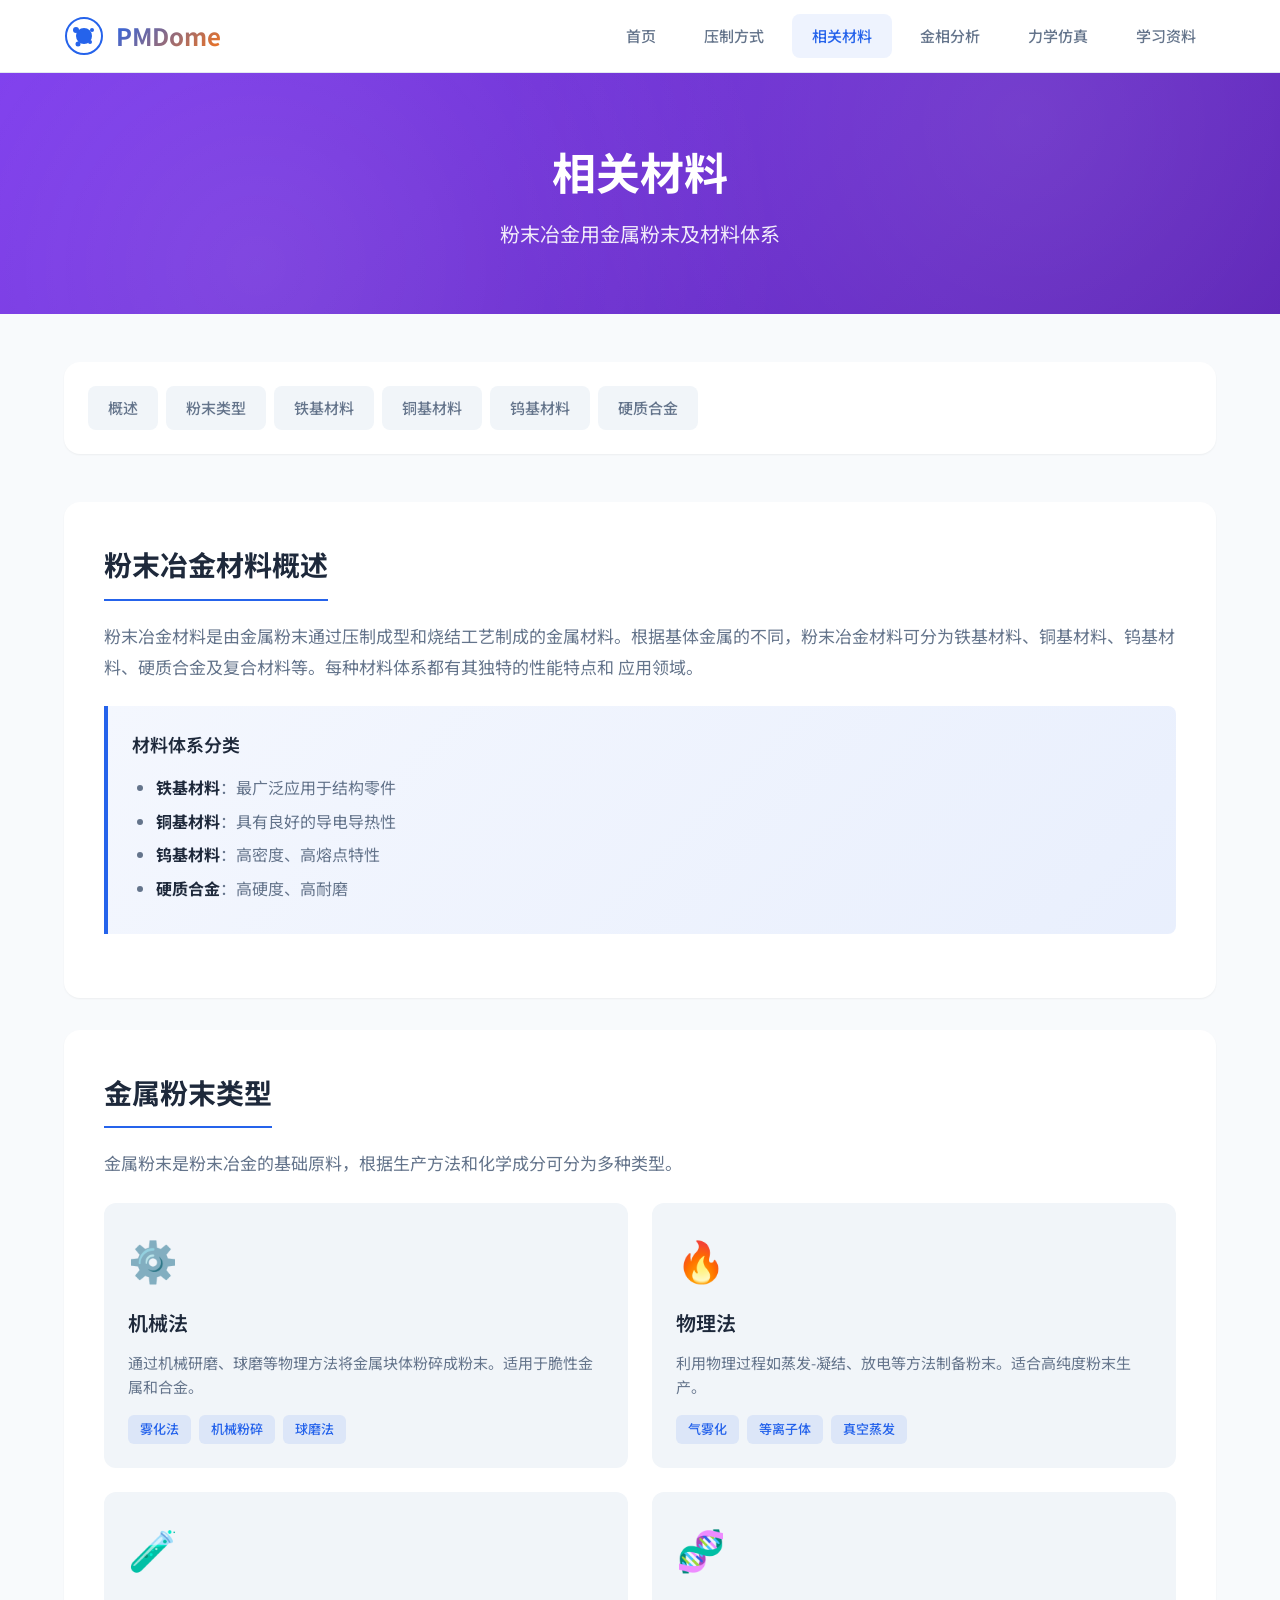
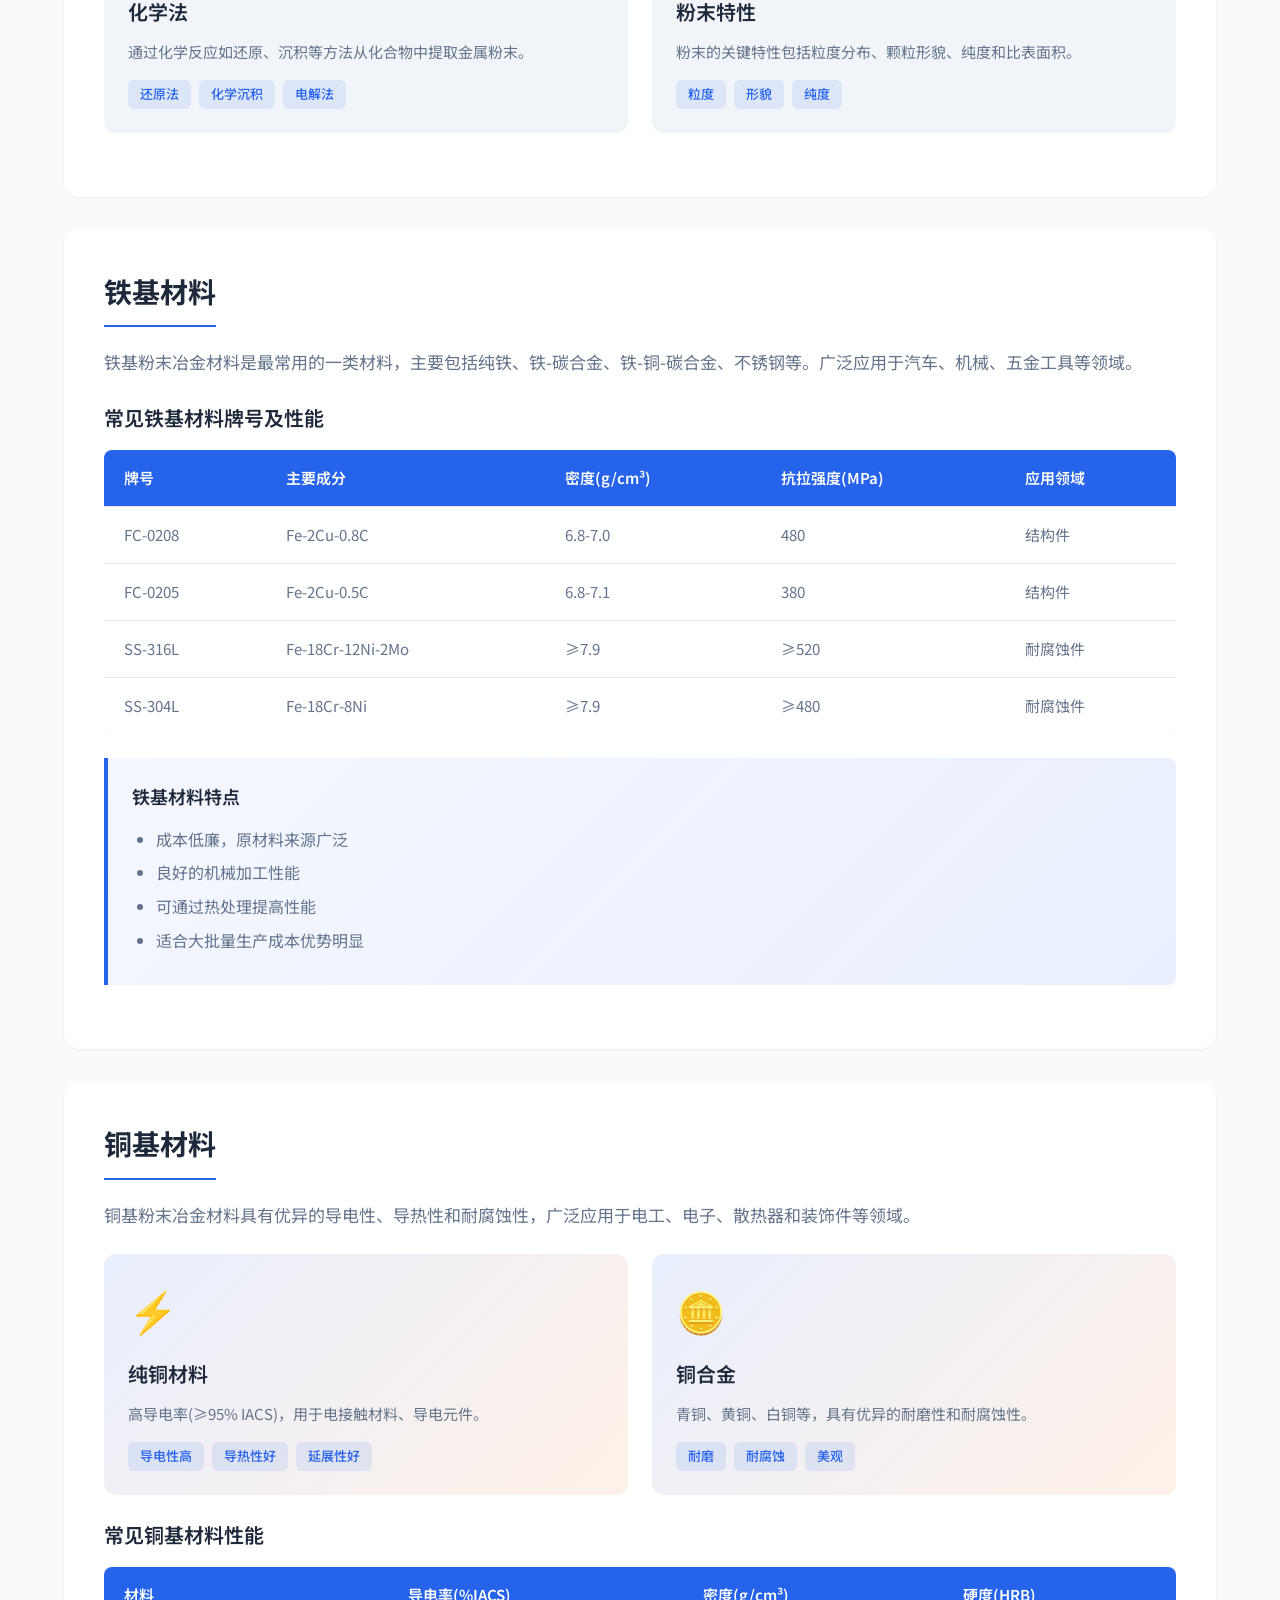
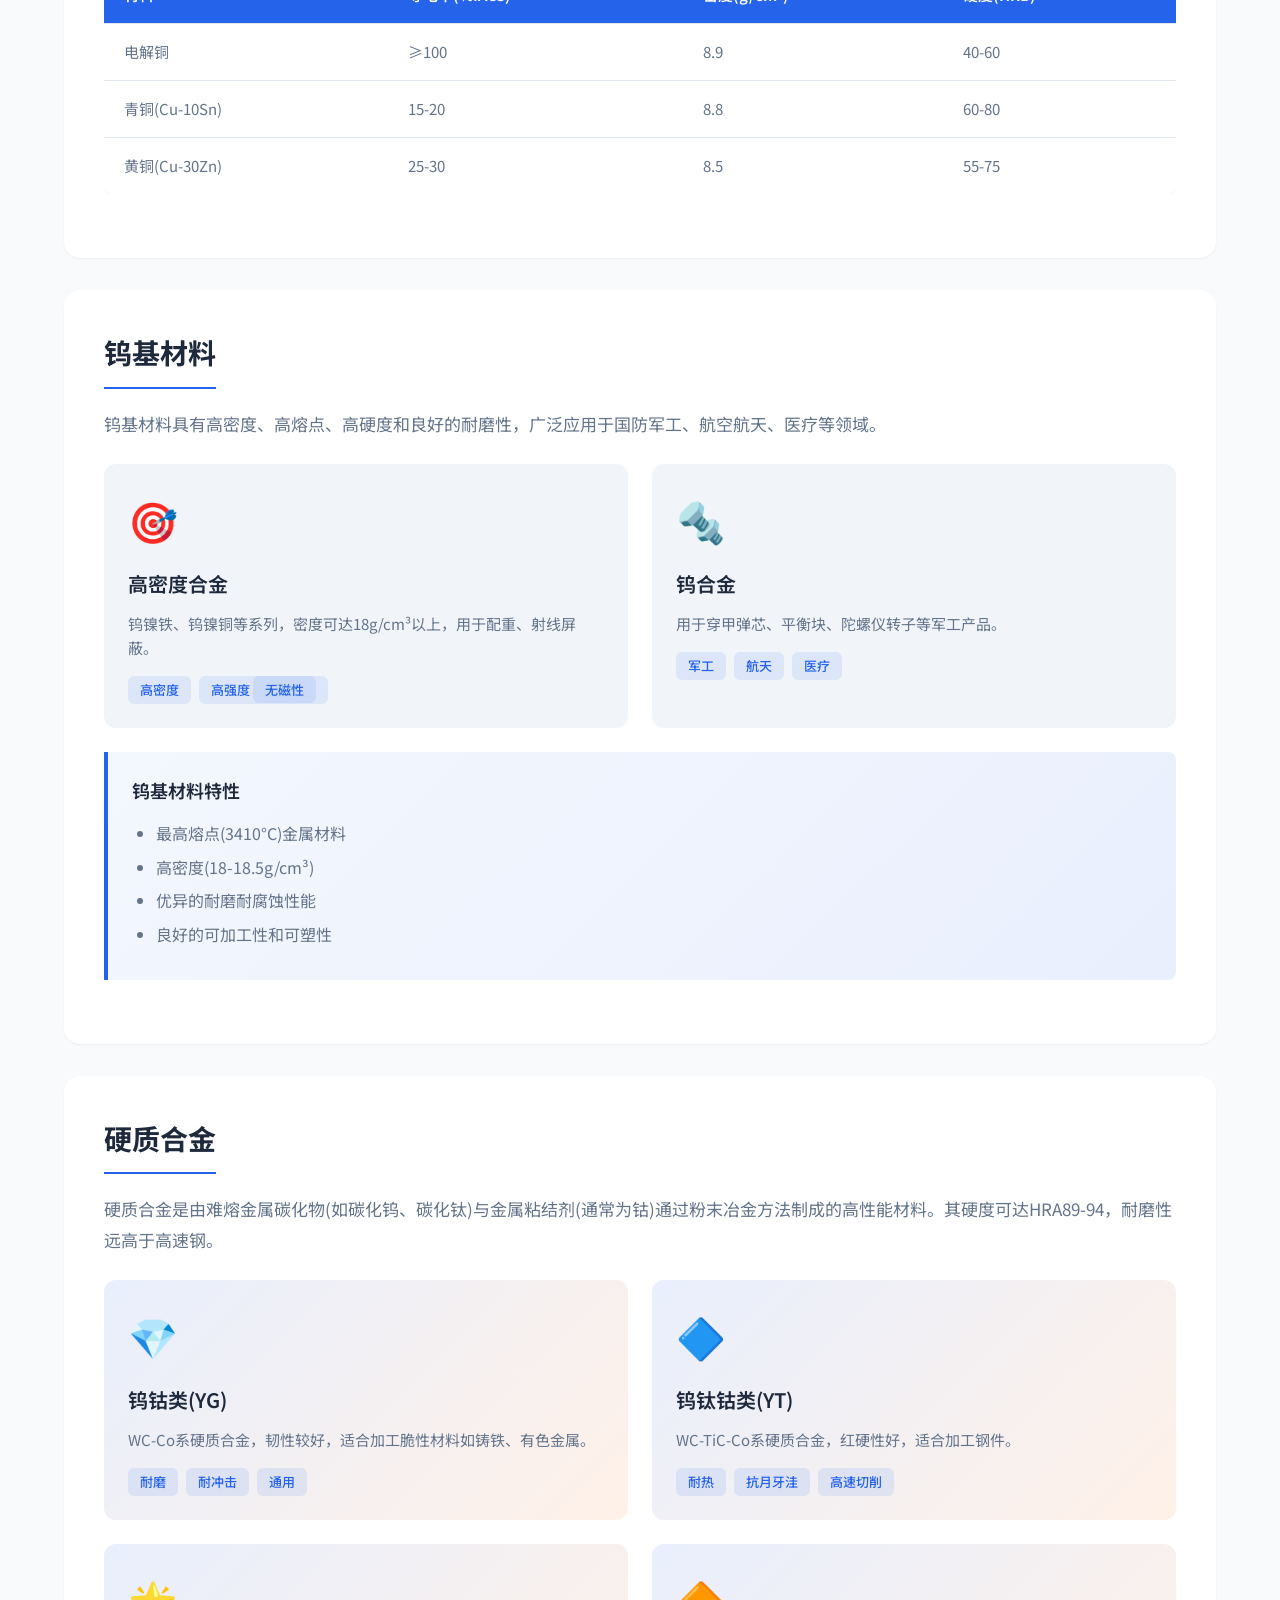
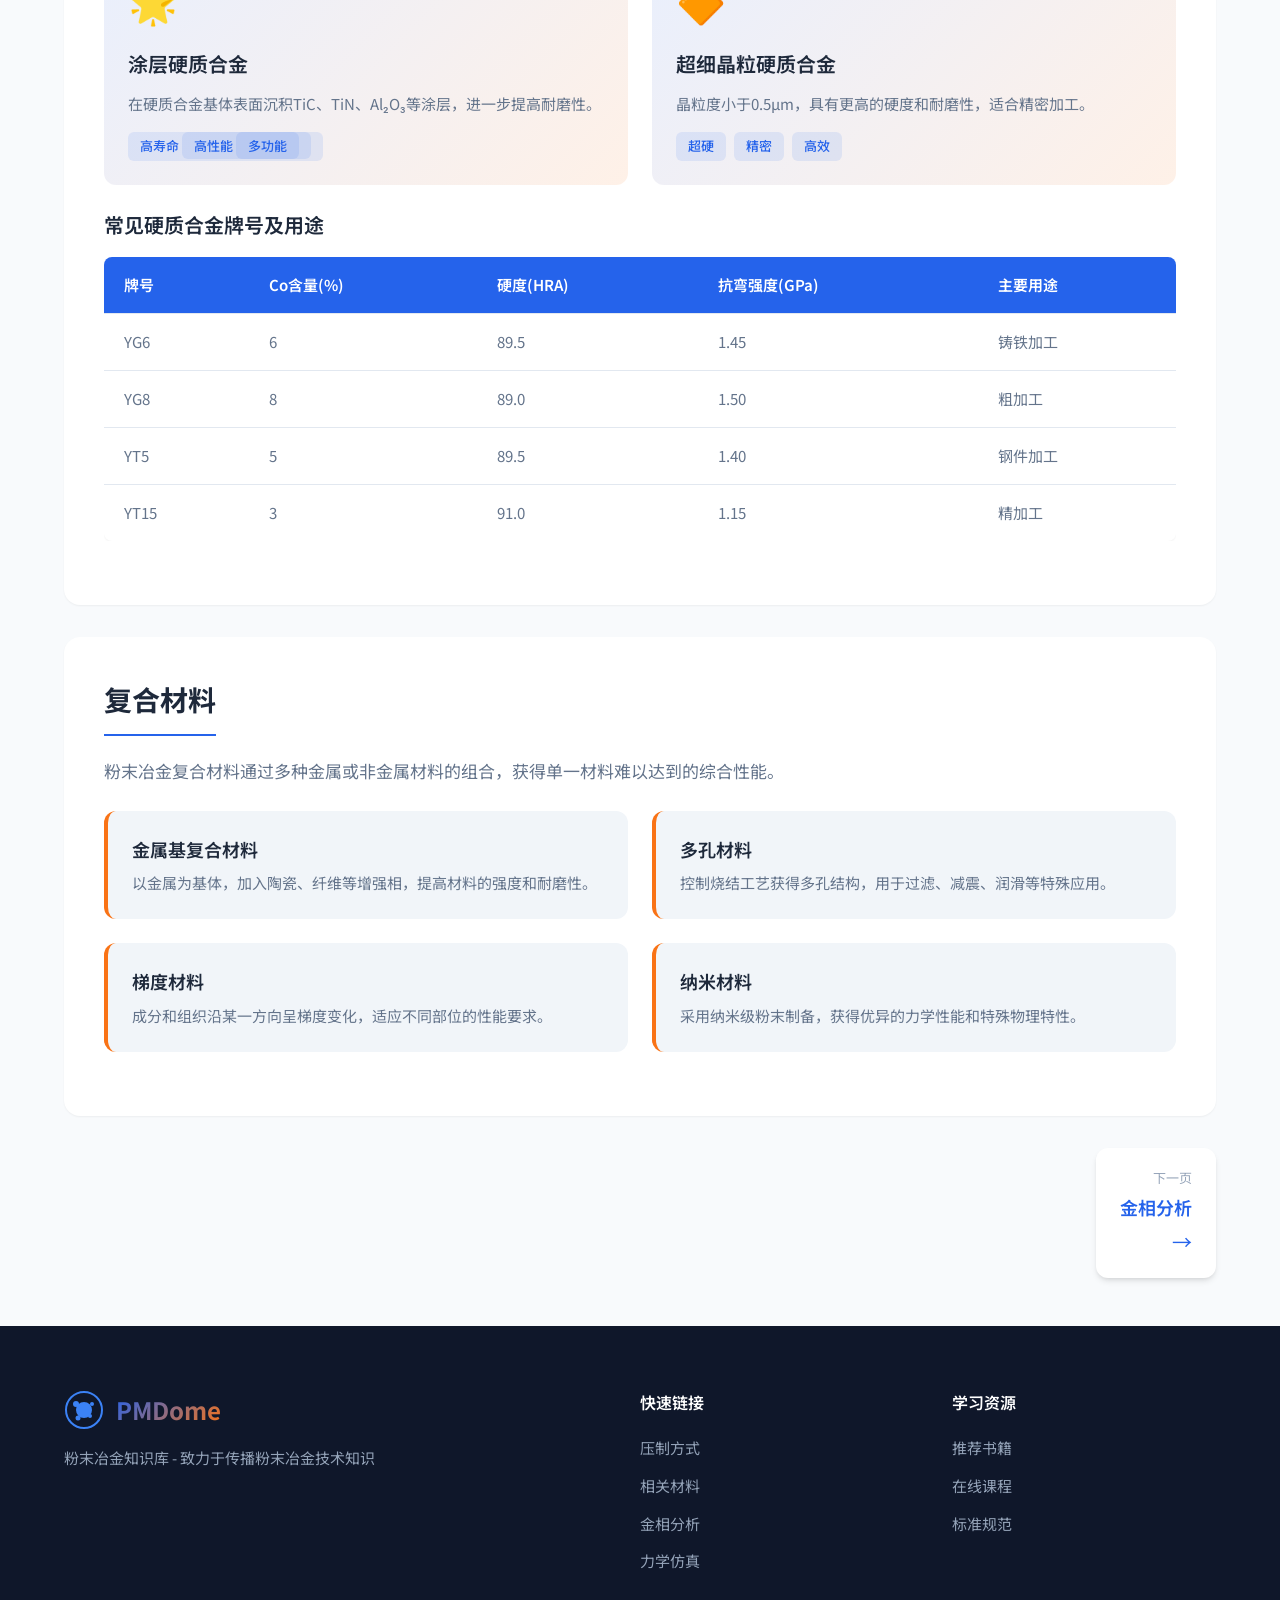
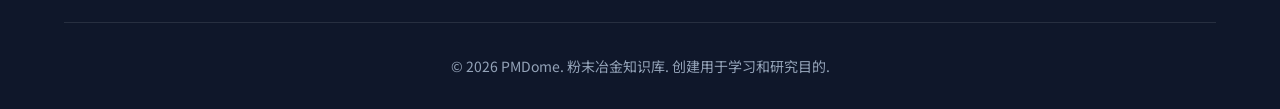
<file: pages/materials.html>
<!DOCTYPE html>
<html lang="zh-CN">
<head>
    <meta charset="UTF-8">
    <meta name="viewport" content="width=device-width, initial-scale=1.0">
    <title>相关材料 | PMDome 粉末冶金知识库</title>
    <link rel="stylesheet" href="../css/style.css">
    <link rel="stylesheet" href="../css/page.css">
    <link rel="preconnect" href="https://fonts.googleapis.com">
    <link rel="preconnect" href="https://fonts.gstatic.com" crossorigin>
    <link href="https://fonts.googleapis.com/css2?family=Noto+Sans+SC:wght@300;400;500;700&family=Roboto:wght@300;400;500;700&display=swap" rel="stylesheet">
</head>
<body>
    <header class="header">
        <div class="container">
            <div class="logo">
                <svg class="logo-icon" viewBox="0 0 40 40" fill="none" xmlns="http://www.w3.org/2000/svg">
                    <circle cx="20" cy="20" r="18" stroke="currentColor" stroke-width="2"/>
                    <circle cx="20" cy="20" r="8" fill="currentColor"/>
                    <circle cx="12" cy="14" r="3" fill="currentColor"/>
                    <circle cx="28" cy="14" r="2" fill="currentColor"/>
                    <circle cx="14" cy="28" r="2.5" fill="currentColor"/>
                    <circle cx="26" cy="26" r="2" fill="currentColor"/>
                </svg>
                <span class="logo-text">PMDome</span>
            </div>
            <nav class="nav">
                <a href="../index.html" class="nav-link">首页</a>
                <a href="compaction.html" class="nav-link">压制方式</a>
                <a href="materials.html" class="nav-link active">相关材料</a>
                <a href="metallography.html" class="nav-link">金相分析</a>
                <a href="simulation.html" class="nav-link">力学仿真</a>
                <a href="resources.html" class="nav-link">学习资料</a>
            </nav>
            <button class="mobile-menu-btn" id="mobileMenuBtn">
                <span></span>
                <span></span>
                <span></span>
            </button>
        </div>
    </header>

    <main class="page-main">
        <section class="page-hero" style="background: linear-gradient(135deg, #7c3aed 0%, #5b21b6 100%);">
            <div class="container">
                <h1 class="page-title">相关材料</h1>
                <p class="page-subtitle">粉末冶金用金属粉末及材料体系</p>
            </div>
        </section>

        <section class="page-content">
            <div class="container">
                <div class="content-nav">
                    <a href="#overview" class="content-nav-link">概述</a>
                    <a href="#powder-types" class="content-nav-link">粉末类型</a>
                    <a href="#iron" class="content-nav-link">铁基材料</a>
                    <a href="#copper" class="content-nav-link">铜基材料</a>
                    <a href="#tungsten" class="content-nav-link">钨基材料</a>
                    <a href="#cemented" class="content-nav-link">硬质合金</a>
                </div>

                <article id="overview" class="content-section">
                    <h2>粉末冶金材料概述</h2>
                    <p>粉末冶金材料是由金属粉末通过压制成型和烧结工艺制成的金属材料。根据基体金属的不同，粉末冶金材料可分为铁基材料、铜基材料、钨基材料、硬质合金及复合材料等。每种材料体系都有其独特的性能特点和 应用领域。</p>
                    
                    <div class="info-box">
                        <h4>材料体系分类</h4>
                        <ul>
                            <li><strong>铁基材料</strong>：最广泛应用于结构零件</li>
                            <li><strong>铜基材料</strong>：具有良好的导电导热性</li>
                            <li><strong>钨基材料</strong>：高密度、高熔点特性</li>
                            <li><strong>硬质合金</strong>：高硬度、高耐磨</li>
                        </ul>
                    </div>
                </article>

                <article id="powder-types" class="content-section">
                    <h2>金属粉末类型</h2>
                    <p>金属粉末是粉末冶金的基础原料，根据生产方法和化学成分可分为多种类型。</p>
                    
                    <div class="method-grid">
                        <div class="method-card">
                            <div class="method-icon">⚙️</div>
                            <h3>机械法</h3>
                            <p>通过机械研磨、球磨等物理方法将金属块体粉碎成粉末。适用于脆性金属和合金。</p>
                            <div class="method-features">
                                <span>雾化法</span>
                                <span>机械粉碎</span>
                                <span>球磨法</span>
                            </div>
                        </div>
                        <div class="method-card">
                            <div class="method-icon">🔥</div>
                            <h3>物理法</h3>
                            <p>利用物理过程如蒸发-凝结、放电等方法制备粉末。适合高纯度粉末生产。</p>
                            <div class="method-features">
                                <span>气雾化</span>
                                <span>等离子体</span>
                                <span>真空蒸发</span>
                            </div>
                        </div>
                        <div class="method-card">
                            <div class="method-icon">🧪</div>
                            <h3>化学法</h3>
                            <p>通过化学反应如还原、沉积等方法从化合物中提取金属粉末。</p>
                            <div class="method-features">
                                <span>还原法</span>
                                <span>化学沉积</span>
                                <span>电解法</span>
                            </div>
                        </div>
                        <div class="method-card">
                            <div class="method-icon">🧬</div>
                            <h3>粉末特性</h3>
                            <p>粉末的关键特性包括粒度分布、颗粒形貌、纯度和比表面积。</p>
                            <div class="method-features">
                                <span>粒度</span>
                                <span>形貌</span>
                                <span>纯度</span>
                            </div>
                        </div>
                    </div>
                </article>

                <article id="iron" class="content-section">
                    <h2>铁基材料</h2>
                    <p>铁基粉末冶金材料是最常用的一类材料，主要包括纯铁、铁-碳合金、铁-铜-碳合金、不锈钢等。广泛应用于汽车、机械、五金工具等领域。</p>
                    
                    <div class="comparison-table">
                        <h3>常见铁基材料牌号及性能</h3>
                        <table>
                            <thead>
                                <tr>
                                    <th>牌号</th>
                                    <th>主要成分</th>
                                    <th>密度(g/cm³)</th>
                                    <th>抗拉强度(MPa)</th>
                                    <th>应用领域</th>
                                </tr>
                            </thead>
                            <tbody>
                                <tr>
                                    <td>FC-0208</td>
                                    <td>Fe-2Cu-0.8C</td>
                                    <td>6.8-7.0</td>
                                    <td>480</td>
                                    <td>结构件</td>
                                </tr>
                                <tr>
                                    <td>FC-0205</td>
                                    <td>Fe-2Cu-0.5C</td>
                                    <td>6.8-7.1</td>
                                    <td>380</td>
                                    <td>结构件</td>
                                </tr>
                                <tr>
                                    <td>SS-316L</td>
                                    <td>Fe-18Cr-12Ni-2Mo</td>
                                    <td>≥7.9</td>
                                    <td>≥520</td>
                                    <td>耐腐蚀件</td>
                                </tr>
                                <tr>
                                    <td>SS-304L</td>
                                    <td>Fe-18Cr-8Ni</td>
                                    <td>≥7.9</td>
                                    <td>≥480</td>
                                    <td>耐腐蚀件</td>
                                </tr>
                            </tbody>
                        </table>
                    </div>

                    <div class="info-box">
                        <h4>铁基材料特点</h4>
                        <ul>
                            <li>成本低廉，原材料来源广泛</li>
                            <li>良好的机械加工性能</li>
                            <li>可通过热处理提高性能</li>
                            <li>适合大批量生产成本优势明显</li>
                        </ul>
                    </div>
                </article>

                <article id="copper" class="content-section">
                    <h2>铜基材料</h2>
                    <p>铜基粉末冶金材料具有优异的导电性、导热性和耐腐蚀性，广泛应用于电工、电子、散热器和装饰件等领域。</p>
                    
                    <div class="method-grid">
                        <div class="method-card highlight-card">
                            <div class="method-icon">⚡</div>
                            <h3>纯铜材料</h3>
                            <p>高导电率(≥95% IACS)，用于电接触材料、导电元件。</p>
                            <div class="method-features">
                                <span>导电性高</span>
                                <span>导热性好</span>
                                <span>延展性好</span>
                            </div>
                        </div>
                        <div class="method-card highlight-card">
                            <div class="method-icon">🪙</div>
                            <h3>铜合金</h3>
                            <p>青铜、黄铜、白铜等，具有优异的耐磨性和耐腐蚀性。</p>
                            <div class="method-features">
                                <span>耐磨</span>
                                <span>耐腐蚀</span>
                                <span>美观</span>
                            </div>
                        </div>
                    </div>

                    <div class="comparison-table">
                        <h3>常见铜基材料性能</h3>
                        <table>
                            <thead>
                                <tr>
                                    <th>材料</th>
                                    <th>导电率(%IACS)</th>
                                    <th>密度(g/cm³)</th>
                                    <th>硬度(HRB)</th>
                                </tr>
                            </thead>
                            <tbody>
                                <tr>
                                    <td>电解铜</td>
                                    <td>≥100</td>
                                    <td>8.9</td>
                                    <td>40-60</td>
                                </tr>
                                <tr>
                                    <td>青铜(Cu-10Sn)</td>
                                    <td>15-20</td>
                                    <td>8.8</td>
                                    <td>60-80</td>
                                </tr>
                                <tr>
                                    <td>黄铜(Cu-30Zn)</td>
                                    <td>25-30</td>
                                    <td>8.5</td>
                                    <td>55-75</td>
                                </tr>
                            </tbody>
                        </table>
                    </div>
                </article>

                <article id="tungsten" class="content-section">
                    <h2>钨基材料</h2>
                    <p>钨基材料具有高密度、高熔点、高硬度和良好的耐磨性，广泛应用于国防军工、航空航天、医疗等领域。</p>
                    
                    <div class="method-grid">
                        <div class="method-card">
                            <div class="method-icon">🎯</div>
                            <h3>高密度合金</h3>
                            <p>钨镍铁、钨镍铜等系列，密度可达18g/cm³以上，用于配重、射线屏蔽。</p>
                            <div class="method-features">
                                <span>高密度</span>
                                <span>高强度</td>
                                <span>无磁性</span>
                            </div>
                        </div>
                        <div class="method-card">
                            <div class="method-icon">🔩</div>
                            <h3>钨合金</h3>
                            <p>用于穿甲弹芯、平衡块、陀螺仪转子等军工产品。</p>
                            <div class="method-features">
                                <span>军工</span>
                                <span>航天</span>
                                <span>医疗</span>
                            </div>
                        </div>
                    </div>

                    <div class="info-box">
                        <h4>钨基材料特性</h4>
                        <ul>
                            <li>最高熔点(3410°C)金属材料</li>
                            <li>高密度(18-18.5g/cm³)</li>
                            <li>优异的耐磨耐腐蚀性能</li>
                            <li>良好的可加工性和可塑性</li>
                        </ul>
                    </div>
                </article>

                <article id="cemented" class="content-section">
                    <h2>硬质合金</h2>
                    <p>硬质合金是由难熔金属碳化物(如碳化钨、碳化钛)与金属粘结剂(通常为钴)通过粉末冶金方法制成的高性能材料。其硬度可达HRA89-94，耐磨性远高于高速钢。</p>
                    
                    <div class="method-grid">
                        <div class="method-card highlight-card">
                            <div class="method-icon">💎</div>
                            <h3>钨钴类(YG)</h3>
                            <p>WC-Co系硬质合金，韧性较好，适合加工脆性材料如铸铁、有色金属。</p>
                            <div class="method-features">
                                <span>耐磨</span>
                                <span>耐冲击</span>
                                <span>通用</span>
                            </div>
                        </div>
                        <div class="method-card highlight-card">
                            <div class="method-icon">🔷</div>
                            <h3>钨钛钴类(YT)</h3>
                            <p>WC-TiC-Co系硬质合金，红硬性好，适合加工钢件。</p>
                            <div class="method-features">
                                <span>耐热</span>
                                <span>抗月牙洼</span>
                                <span>高速切削</span>
                            </div>
                        </div>
                        <div class="method-card highlight-card">
                            <div class="method-icon">🌟</div>
                            <h3>涂层硬质合金</h3>
                            <p>在硬质合金基体表面沉积TiC、TiN、Al₂O₃等涂层，进一步提高耐磨性。</p>
                            <div class="method-features">
                                <span>高寿命</td>
                                <span>高性能</td>
                                <span>多功能</span>
                            </div>
                        </div>
                        <div class="method-card highlight-card">
                            <div class="method-icon">🔶</div>
                            <h3>超细晶粒硬质合金</h3>
                            <p>晶粒度小于0.5μm，具有更高的硬度和耐磨性，适合精密加工。</p>
                            <div class="method-features">
                                <span>超硬</span>
                                <span>精密</span>
                                <span>高效</span>
                            </div>
                        </div>
                    </div>

                    <div class="comparison-table">
                        <h3>常见硬质合金牌号及用途</h3>
                        <table>
                            <thead>
                                <tr>
                                    <th>牌号</th>
                                    <th>Co含量(%)</th>
                                    <th>硬度(HRA)</th>
                                    <th>抗弯强度(GPa)</th>
                                    <th>主要用途</th>
                                </tr>
                            </thead>
                            <tbody>
                                <tr>
                                    <td>YG6</td>
                                    <td>6</td>
                                    <td>89.5</td>
                                    <td>1.45</td>
                                    <td>铸铁加工</td>
                                </tr>
                                <tr>
                                    <td>YG8</td>
                                    <td>8</td>
                                    <td>89.0</td>
                                    <td>1.50</td>
                                    <td>粗加工</td>
                                </tr>
                                <tr>
                                    <td>YT5</td>
                                    <td>5</td>
                                    <td>89.5</td>
                                    <td>1.40</td>
                                    <td>钢件加工</td>
                                </tr>
                                <tr>
                                    <td>YT15</td>
                                    <td>3</td>
                                    <td>91.0</td>
                                    <td>1.15</td>
                                    <td>精加工</td>
                                </tr>
                            </tbody>
                        </table>
                    </div>
                </article>

                <article class="content-section">
                    <h2>复合材料</h2>
                    <p>粉末冶金复合材料通过多种金属或非金属材料的组合，获得单一材料难以达到的综合性能。</p>
                    <div class="cards-grid">
                        <div class="info-card">
                            <h3>金属基复合材料</h3>
                            <p>以金属为基体，加入陶瓷、纤维等增强相，提高材料的强度和耐磨性。</p>
                        </div>
                        <div class="info-card">
                            <h3>多孔材料</h3>
                            <p>控制烧结工艺获得多孔结构，用于过滤、减震、润滑等特殊应用。</p>
                        </div>
                        <div class="info-card">
                            <h3>梯度材料</h3>
                            <p>成分和组织沿某一方向呈梯度变化，适应不同部位的性能要求。</p>
                        </div>
                        <div class="info-card">
                            <h3>纳米材料</h3>
                            <p>采用纳米级粉末制备，获得优异的力学性能和特殊物理特性。</p>
                        </div>
                    </div>
                </article>

                <div class="page-navigation">
                    <a href="metallography.html" class="page-nav-btn next">
                        <span class="nav-label">下一页</span>
                        <span class="nav-title">金相分析</span>
                        <span class="nav-arrow">→</span>
                    </a>
                </div>
            </div>
        </section>
    </main>

    <footer class="footer">
        <div class="container">
            <div class="footer-content">
                <div class="footer-brand">
                    <div class="logo">
                        <svg class="logo-icon" viewBox="0 0 40 40" fill="none" xmlns="http://www.w3.org/2000/svg">
                            <circle cx="20" cy="20" r="18" stroke="currentColor" stroke-width="2"/>
                            <circle cx="20" cy="20" r="8" fill="currentColor"/>
                            <circle cx="12" cy="14" r="3" fill="currentColor"/>
                            <circle cx="28" cy="14" r="2" fill="currentColor"/>
                            <circle cx="14" cy="28" r="2.5" fill="currentColor"/>
                            <circle cx="26" cy="26" r="2" fill="currentColor"/>
                        </svg>
                        <span class="logo-text">PMDome</span>
                    </div>
                    <p>粉末冶金知识库 - 致力于传播粉末冶金技术知识</p>
                </div>
                <div class="footer-links">
                    <h4>快速链接</h4>
                    <ul>
                        <li><a href="compaction.html">压制方式</a></li>
                        <li><a href="materials.html">相关材料</a></li>
                        <li><a href="metallography.html">金相分析</a></li>
                        <li><a href="simulation.html">力学仿真</a></li>
                    </ul>
                </div>
                <div class="footer-links">
                    <h4>学习资源</h4>
                    <ul>
                        <li><a href="resources.html">推荐书籍</a></li>
                        <li><a href="resources.html">在线课程</a></li>
                        <li><a href="resources.html">标准规范</a></li>
                    </ul>
                </div>
            </div>
            <div class="footer-bottom">
                <p>© 2026 PMDome. 粉末冶金知识库. 创建用于学习和研究目的.</p>
            </div>
        </div>
    </footer>

    <div class="mobile-nav" id="mobileNav">
        <a href="../index.html" class="mobile-nav-link">首页</a>
        <a href="compaction.html" class="mobile-nav-link">压制方式</a>
        <a href="materials.html" class="mobile-nav-link active">相关材料</a>
        <a href="metallography.html" class="mobile-nav-link">金相分析</a>
        <a href="simulation.html" class="mobile-nav-link">力学仿真</a>
        <a href="resources.html" class="mobile-nav-link">学习资料</a>
    </div>

    <script src="../js/main.js"></script>
</body>
</html>
</file>
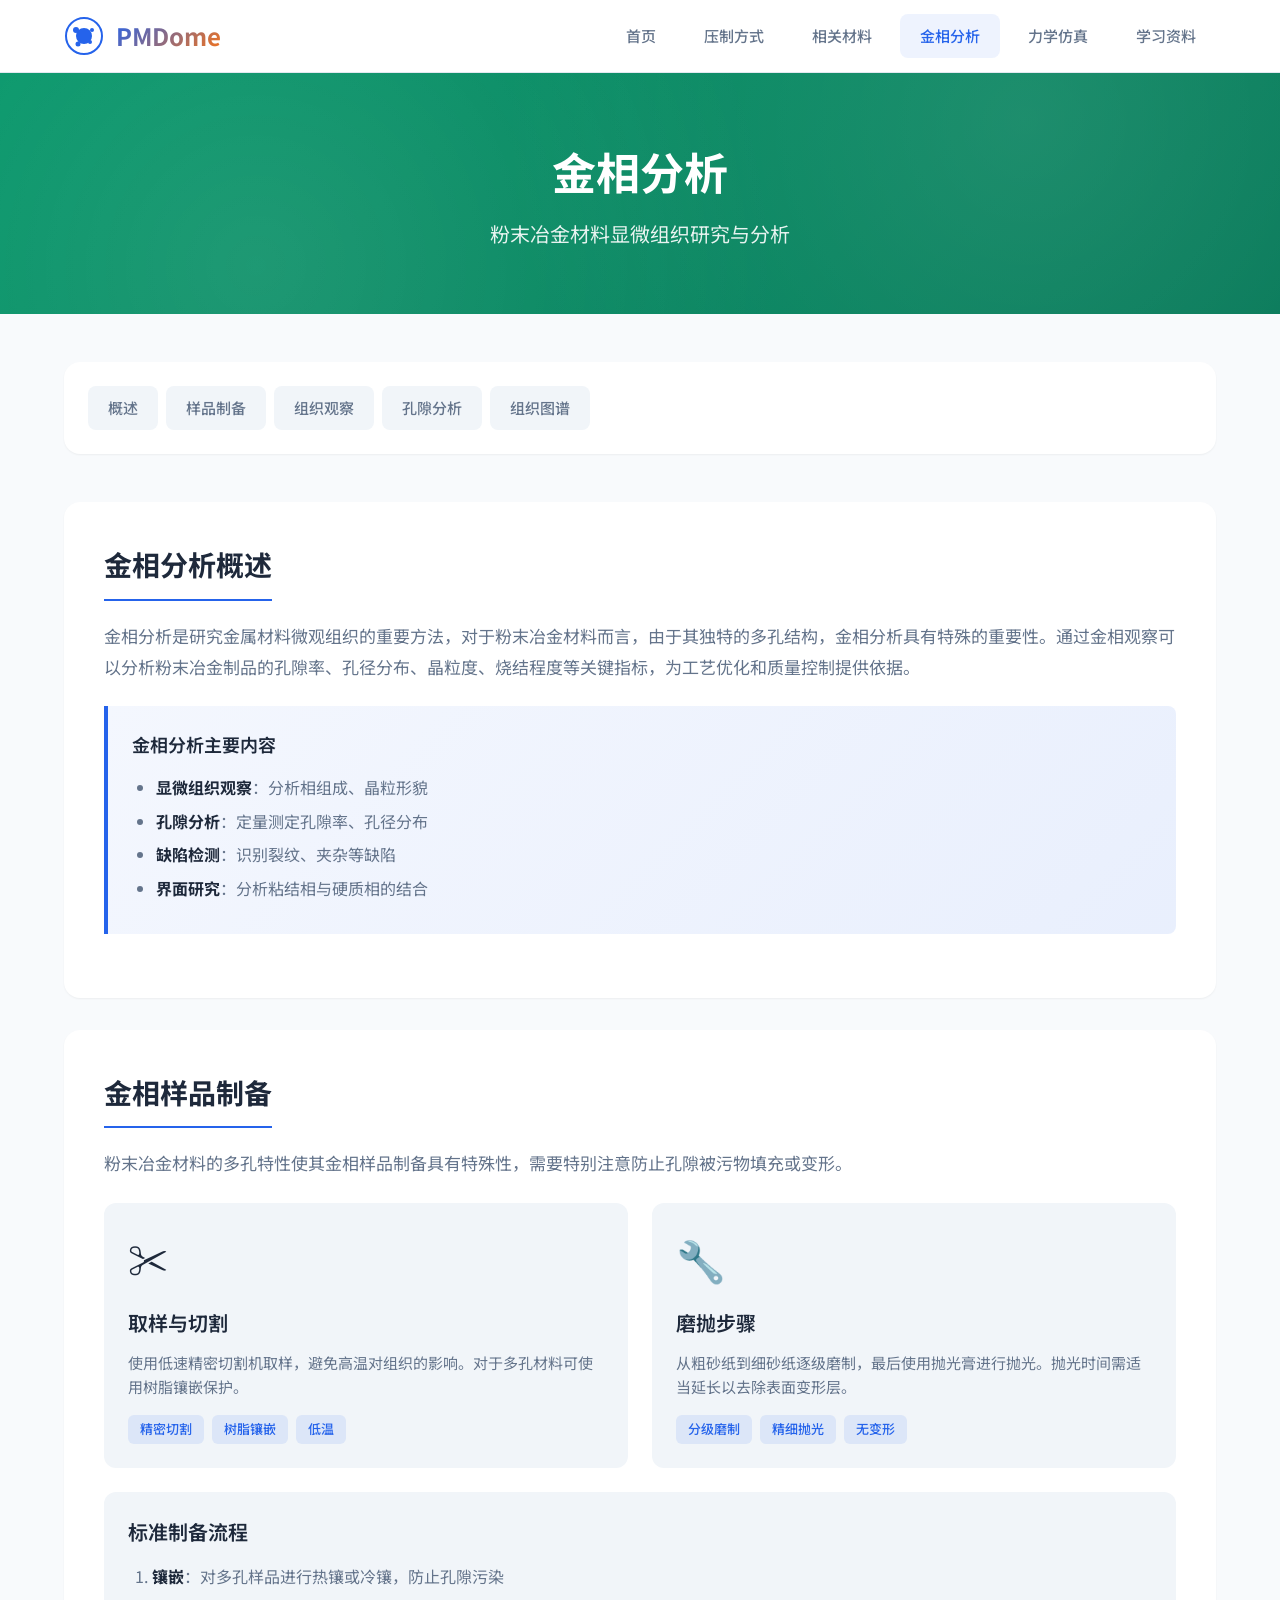
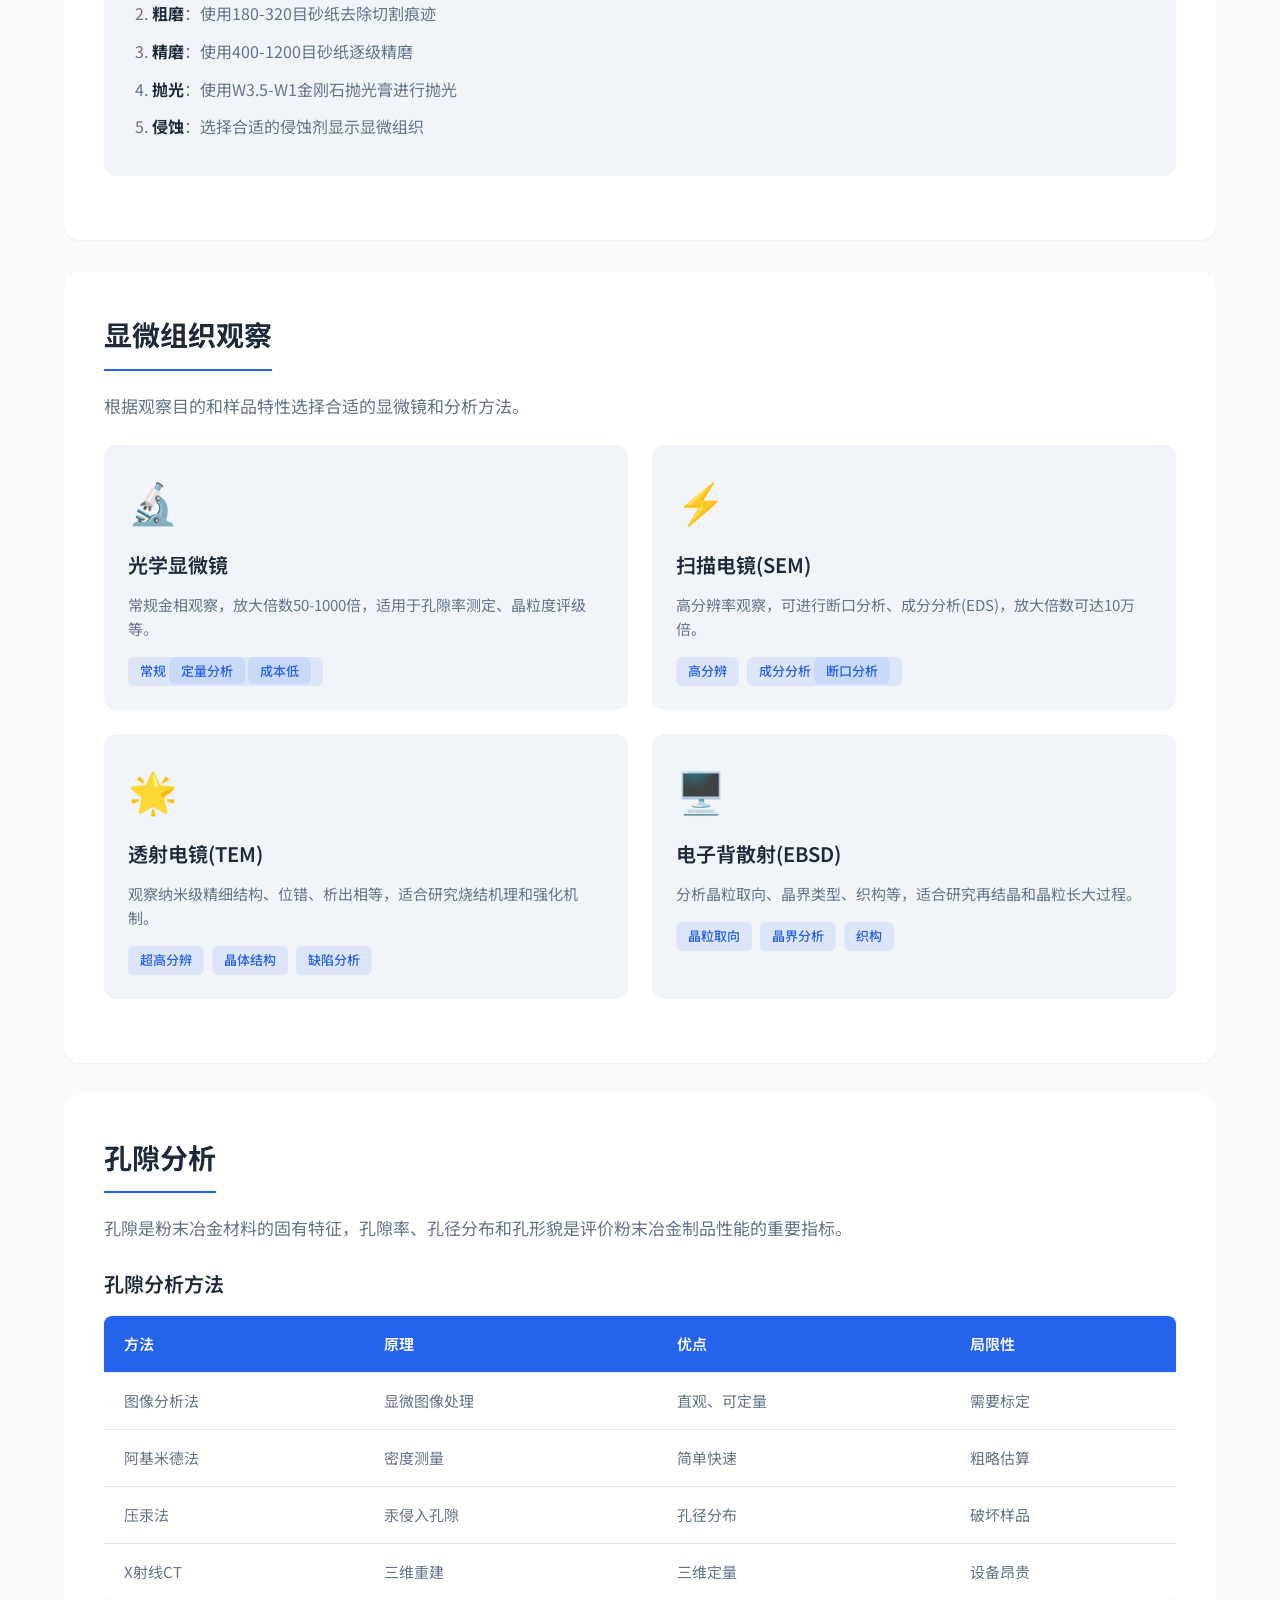
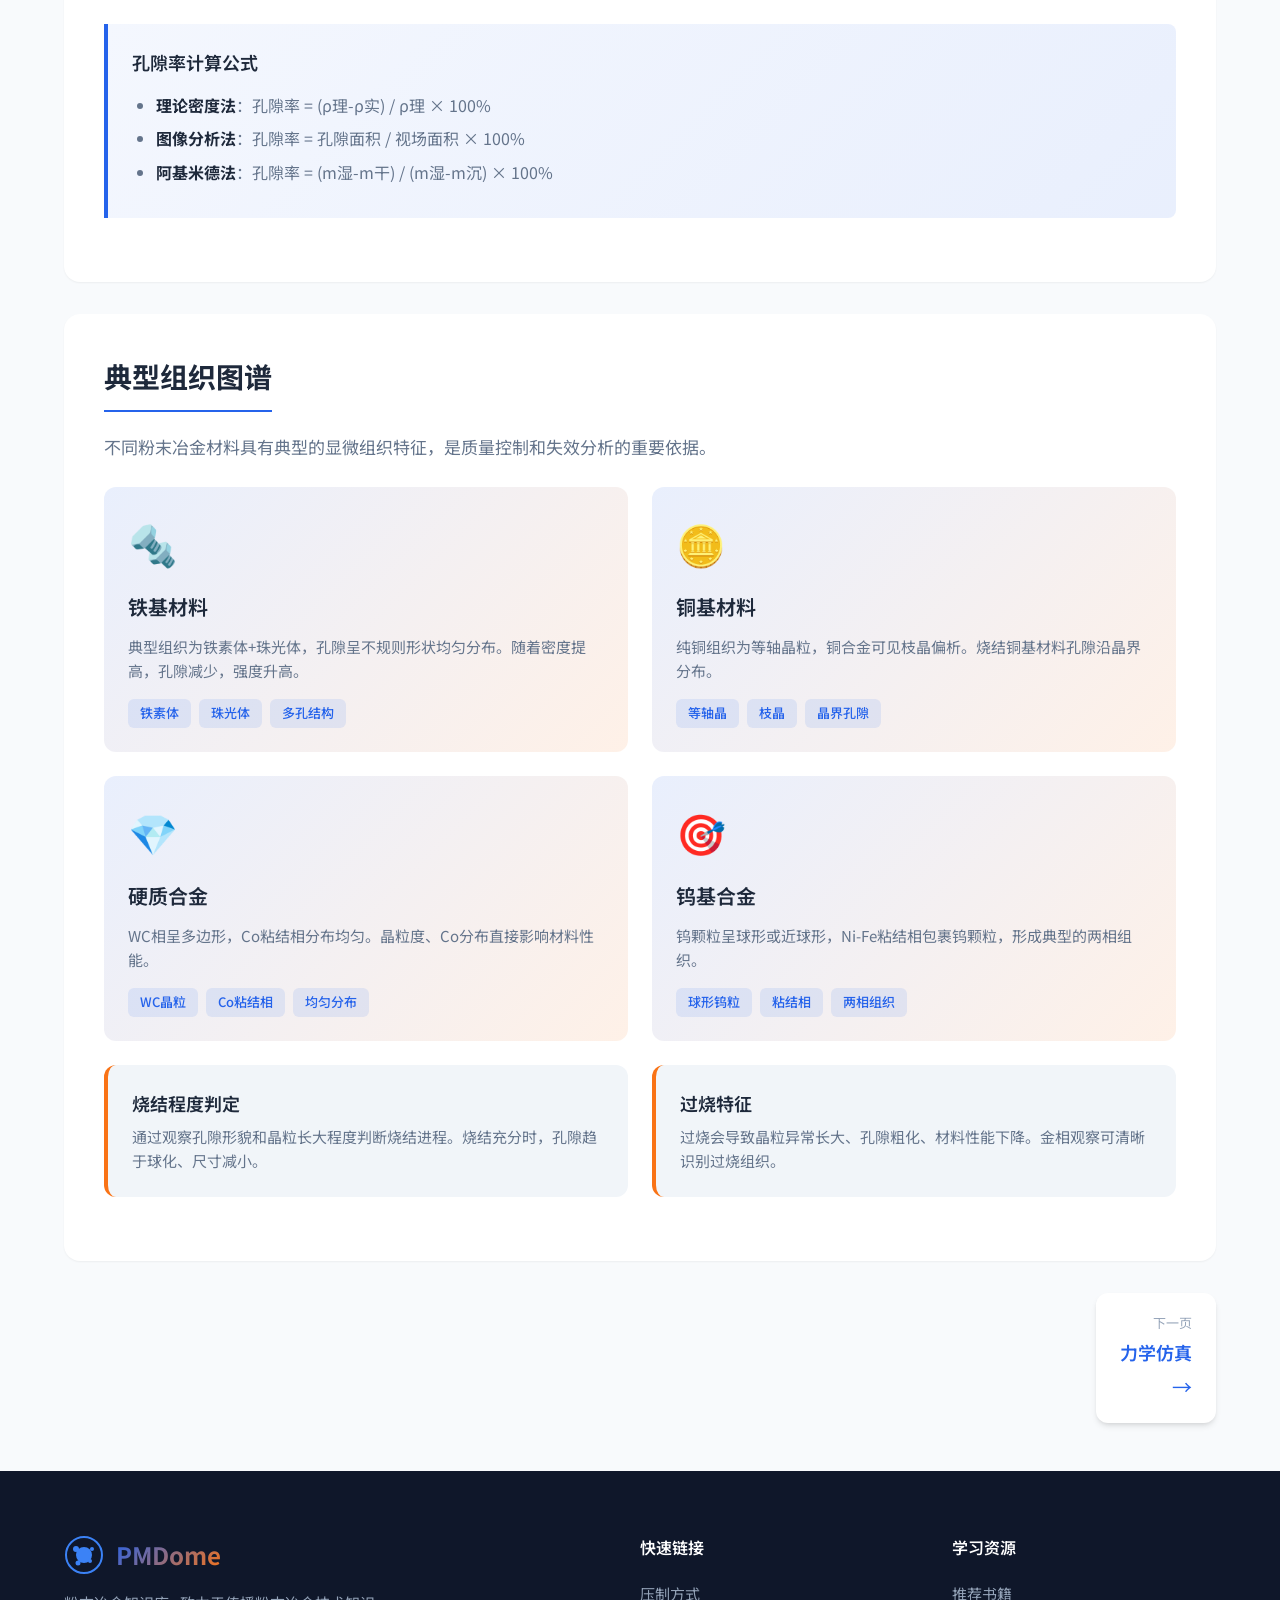
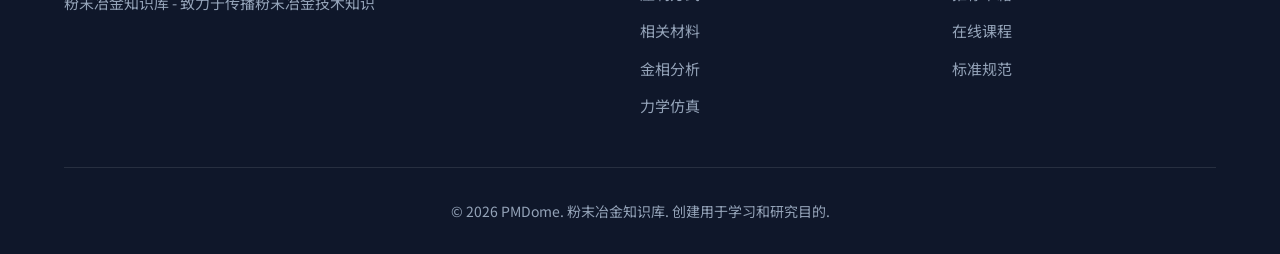
<file: pages/metallography.html>
<!DOCTYPE html>
<html lang="zh-CN">
<head>
    <meta charset="UTF-8">
    <meta name="viewport" content="width=device-width, initial-scale=1.0">
    <title>金相分析 | PMDome 粉末冶金知识库</title>
    <link rel="stylesheet" href="../css/style.css">
    <link rel="stylesheet" href="../css/page.css">
    <link rel="preconnect" href="https://fonts.googleapis.com">
    <link rel="preconnect" href="https://fonts.gstatic.com" crossorigin>
    <link href="https://fonts.googleapis.com/css2?family=Noto+Sans+SC:wght@300;400;500;700&family=Roboto:wght@300;400;500;700&display=swap" rel="stylesheet">
</head>
<body>
    <header class="header">
        <div class="container">
            <div class="logo">
                <svg class="logo-icon" viewBox="0 0 40 40" fill="none" xmlns="http://www.w3.org/2000/svg">
                    <circle cx="20" cy="20" r="18" stroke="currentColor" stroke-width="2"/>
                    <circle cx="20" cy="20" r="8" fill="currentColor"/>
                    <circle cx="12" cy="14" r="3" fill="currentColor"/>
                    <circle cx="28" cy="14" r="2" fill="currentColor"/>
                    <circle cx="14" cy="28" r="2.5" fill="currentColor"/>
                    <circle cx="26" cy="26" r="2" fill="currentColor"/>
                </svg>
                <span class="logo-text">PMDome</span>
            </div>
            <nav class="nav">
                <a href="../index.html" class="nav-link">首页</a>
                <a href="compaction.html" class="nav-link">压制方式</a>
                <a href="materials.html" class="nav-link">相关材料</a>
                <a href="metallography.html" class="nav-link active">金相分析</a>
                <a href="simulation.html" class="nav-link">力学仿真</a>
                <a href="resources.html" class="nav-link">学习资料</a>
            </nav>
            <button class="mobile-menu-btn" id="mobileMenuBtn">
                <span></span>
                <span></span>
                <span></span>
            </button>
        </div>
    </header>

    <main class="page-main">
        <section class="page-hero" style="background: linear-gradient(135deg, #059669 0%, #047857 100%);">
            <div class="container">
                <h1 class="page-title">金相分析</h1>
                <p class="page-subtitle">粉末冶金材料显微组织研究与分析</p>
            </div>
        </section>

        <section class="page-content">
            <div class="container">
                <div class="content-nav">
                    <a href="#overview" class="content-nav-link">概述</a>
                    <a href="#preparation" class="content-nav-link">样品制备</a>
                    <a href="#observation" class="content-nav-link">组织观察</a>
                    <a href="#porosity" class="content-nav-link">孔隙分析</a>
                    <a href="#atlas" class="content-nav-link">组织图谱</a>
                </div>

                <article id="overview" class="content-section">
                    <h2>金相分析概述</h2>
                    <p>金相分析是研究金属材料微观组织的重要方法，对于粉末冶金材料而言，由于其独特的多孔结构，金相分析具有特殊的重要性。通过金相观察可以分析粉末冶金制品的孔隙率、孔径分布、晶粒度、烧结程度等关键指标，为工艺优化和质量控制提供依据。</p>
                    
                    <div class="info-box">
                        <h4>金相分析主要内容</h4>
                        <ul>
                            <li><strong>显微组织观察</strong>：分析相组成、晶粒形貌</li>
                            <li><strong>孔隙分析</strong>：定量测定孔隙率、孔径分布</li>
                            <li><strong>缺陷检测</strong>：识别裂纹、夹杂等缺陷</li>
                            <li><strong>界面研究</strong>：分析粘结相与硬质相的结合</li>
                        </ul>
                    </div>
                </article>

                <article id="preparation" class="content-section">
                    <h2>金相样品制备</h2>
                    <p>粉末冶金材料的多孔特性使其金相样品制备具有特殊性，需要特别注意防止孔隙被污物填充或变形。</p>
                    
                    <div class="method-grid">
                        <div class="method-card">
                            <div class="method-icon">✂️</div>
                            <h3>取样与切割</h3>
                            <p>使用低速精密切割机取样，避免高温对组织的影响。对于多孔材料可使用树脂镶嵌保护。</p>
                            <div class="method-features">
                                <span>精密切割</span>
                                <span>树脂镶嵌</span>
                                <span>低温</span>
                            </div>
                        </div>
                        <div class="method-card">
                            <div class="method-icon">🔧</div>
                            <h3>磨抛步骤</h3>
                            <p>从粗砂纸到细砂纸逐级磨制，最后使用抛光膏进行抛光。抛光时间需适当延长以去除表面变形层。</p>
                            <div class="method-features">
                                <span>分级磨制</span>
                                <span>精细抛光</span>
                                <span>无变形</span>
                            </div>
                        </div>
                    </div>

                    <div class="process-steps">
                        <h3>标准制备流程</h3>
                        <ol>
                            <li><strong>镶嵌</strong>：对多孔样品进行热镶或冷镶，防止孔隙污染</li>
                            <li><strong>粗磨</strong>：使用180-320目砂纸去除切割痕迹</li>
                            <li><strong>精磨</strong>：使用400-1200目砂纸逐级精磨</li>
                            <li><strong>抛光</strong>：使用W3.5-W1金刚石抛光膏进行抛光</li>
                            <li><strong>侵蚀</strong>：选择合适的侵蚀剂显示显微组织</li>
                        </ol>
                    </div>
                </article>

                <article id="observation" class="content-section">
                    <h2>显微组织观察</h2>
                    <p>根据观察目的和样品特性选择合适的显微镜和分析方法。</p>
                    
                    <div class="method-grid">
                        <div class="method-card">
                            <div class="method-icon">🔬</div>
                            <h3>光学显微镜</h3>
                            <p>常规金相观察，放大倍数50-1000倍，适用于孔隙率测定、晶粒度评级等。</p>
                            <div class="method-features">
                                <span>常规</td>
                                <span>定量分析</span>
                                <span>成本低</span>
                            </div>
                        </div>
                        <div class="method-card">
                            <div class="method-icon">⚡</div>
                            <h3>扫描电镜(SEM)</h3>
                            <p>高分辨率观察，可进行断口分析、成分分析(EDS)，放大倍数可达10万倍。</p>
                            <div class="method-features">
                                <span>高分辨</span>
                                <span>成分分析</td>
                                <span>断口分析</span>
                            </div>
                        </div>
                        <div class="method-card">
                            <div class="method-icon">🌟</div>
                            <h3>透射电镜(TEM)</h3>
                            <p>观察纳米级精细结构、位错、析出相等，适合研究烧结机理和强化机制。</p>
                            <div class="method-features">
                                <span>超高分辨</span>
                                <span>晶体结构</span>
                                <span>缺陷分析</span>
                            </div>
                        </div>
                        <div class="method-card">
                            <div class="method-icon">🖥️</div>
                            <h3>电子背散射(EBSD)</h3>
                            <p>分析晶粒取向、晶界类型、织构等，适合研究再结晶和晶粒长大过程。</p>
                            <div class="method-features">
                                <span>晶粒取向</span>
                                <span>晶界分析</span>
                                <span>织构</span>
                            </div>
                        </div>
                    </div>
                </article>

                <article id="porosity" class="content-section">
                    <h2>孔隙分析</h2>
                    <p>孔隙是粉末冶金材料的固有特征，孔隙率、孔径分布和孔形貌是评价粉末冶金制品性能的重要指标。</p>
                    
                    <div class="comparison-table">
                        <h3>孔隙分析方法</h3>
                        <table>
                            <thead>
                                <tr>
                                    <th>方法</th>
                                    <th>原理</th>
                                    <th>优点</th>
                                    <th>局限性</th>
                                </tr>
                            </thead>
                            <tbody>
                                <tr>
                                    <td>图像分析法</td>
                                    <td>显微图像处理</td>
                                    <td>直观、可定量</td>
                                    <td>需要标定</td>
                                </tr>
                                <tr>
                                    <td>阿基米德法</td>
                                    <td>密度测量</td>
                                    <td>简单快速</td>
                                    <td>粗略估算</td>
                                </tr>
                                <tr>
                                    <td>压汞法</td>
                                    <td>汞侵入孔隙</td>
                                    <td>孔径分布</td>
                                    <td>破坏样品</td>
                                </tr>
                                <tr>
                                    <td>X射线CT</td>
                                    <td>三维重建</td>
                                    <td>三维定量</td>
                                    <td>设备昂贵</td>
                                </tr>
                            </tbody>
                        </table>
                    </div>

                    <div class="info-box">
                        <h4>孔隙率计算公式</h4>
                        <ul>
                            <li><strong>理论密度法</strong>：孔隙率 = (ρ理-ρ实) / ρ理 × 100%</li>
                            <li><strong>图像分析法</strong>：孔隙率 = 孔隙面积 / 视场面积 × 100%</li>
                            <li><strong>阿基米德法</strong>：孔隙率 = (m湿-m干) / (m湿-m沉) × 100%</li>
                        </ul>
                    </div>
                </article>

                <article id="atlas" class="content-section">
                    <h2>典型组织图谱</h2>
                    <p>不同粉末冶金材料具有典型的显微组织特征，是质量控制和失效分析的重要依据。</p>
                    
                    <div class="method-grid">
                        <div class="method-card highlight-card">
                            <div class="method-icon">🔩</div>
                            <h3>铁基材料</h3>
                            <p>典型组织为铁素体+珠光体，孔隙呈不规则形状均匀分布。随着密度提高，孔隙减少，强度升高。</p>
                            <div class="method-features">
                                <span>铁素体</span>
                                <span>珠光体</span>
                                <span>多孔结构</span>
                            </div>
                        </div>
                        <div class="method-card highlight-card">
                            <div class="method-icon">🪙</div>
                            <h3>铜基材料</h3>
                            <p>纯铜组织为等轴晶粒，铜合金可见枝晶偏析。烧结铜基材料孔隙沿晶界分布。</p>
                            <div class="method-features">
                                <span>等轴晶</span>
                                <span>枝晶</span>
                                <span>晶界孔隙</span>
                            </div>
                        </div>
                        <div class="method-card highlight-card">
                            <div class="method-icon">💎</div>
                            <h3>硬质合金</h3>
                            <p>WC相呈多边形，Co粘结相分布均匀。晶粒度、Co分布直接影响材料性能。</p>
                            <div class="method-features">
                                <span>WC晶粒</span>
                                <span>Co粘结相</span>
                                <span>均匀分布</span>
                            </div>
                        </div>
                        <div class="method-card highlight-card">
                            <div class="method-icon">🎯</div>
                            <h3>钨基合金</h3>
                            <p>钨颗粒呈球形或近球形，Ni-Fe粘结相包裹钨颗粒，形成典型的两相组织。</p>
                            <div class="method-features">
                                <span>球形钨粒</span>
                                <span>粘结相</span>
                                <span>两相组织</span>
                            </div>
                        </div>
                    </div>

                    <div class="cards-grid">
                        <div class="info-card">
                            <h3>烧结程度判定</h3>
                            <p>通过观察孔隙形貌和晶粒长大程度判断烧结进程。烧结充分时，孔隙趋于球化、尺寸减小。</p>
                        </div>
                        <div class="info-card">
                            <h3>过烧特征</h3>
                            <p>过烧会导致晶粒异常长大、孔隙粗化、材料性能下降。金相观察可清晰识别过烧组织。</p>
                        </div>
                    </div>
                </article>

                <div class="page-navigation">
                    <a href="simulation.html" class="page-nav-btn next">
                        <span class="nav-label">下一页</span>
                        <span class="nav-title">力学仿真</span>
                        <span class="nav-arrow">→</span>
                    </a>
                </div>
            </div>
        </section>
    </main>

    <footer class="footer">
        <div class="container">
            <div class="footer-content">
                <div class="footer-brand">
                    <div class="logo">
                        <svg class="logo-icon" viewBox="0 0 40 40" fill="none" xmlns="http://www.w3.org/2000/svg">
                            <circle cx="20" cy="20" r="18" stroke="currentColor" stroke-width="2"/>
                            <circle cx="20" cy="20" r="8" fill="currentColor"/>
                            <circle cx="12" cy="14" r="3" fill="currentColor"/>
                            <circle cx="28" cy="14" r="2" fill="currentColor"/>
                            <circle cx="14" cy="28" r="2.5" fill="currentColor"/>
                            <circle cx="26" cy="26" r="2" fill="currentColor"/>
                        </svg>
                        <span class="logo-text">PMDome</span>
                    </div>
                    <p>粉末冶金知识库 - 致力于传播粉末冶金技术知识</p>
                </div>
                <div class="footer-links">
                    <h4>快速链接</h4>
                    <ul>
                        <li><a href="compaction.html">压制方式</a></li>
                        <li><a href="materials.html">相关材料</a></li>
                        <li><a href="metallography.html">金相分析</a></li>
                        <li><a href="simulation.html">力学仿真</a></li>
                    </ul>
                </div>
                <div class="footer-links">
                    <h4>学习资源</h4>
                    <ul>
                        <li><a href="resources.html">推荐书籍</a></li>
                        <li><a href="resources.html">在线课程</a></li>
                        <li><a href="resources.html">标准规范</a></li>
                    </ul>
                </div>
            </div>
            <div class="footer-bottom">
                <p>© 2026 PMDome. 粉末冶金知识库. 创建用于学习和研究目的.</p>
            </div>
        </div>
    </footer>

    <div class="mobile-nav" id="mobileNav">
        <a href="../index.html" class="mobile-nav-link">首页</a>
        <a href="compaction.html" class="mobile-nav-link">压制方式</a>
        <a href="materials.html" class="mobile-nav-link">相关材料</a>
        <a href="metallography.html" class="mobile-nav-link active">金相分析</a>
        <a href="simulation.html" class="mobile-nav-link">力学仿真</a>
        <a href="resources.html" class="mobile-nav-link">学习资料</a>
    </div>

    <script src="../js/main.js"></script>
</body>
</html>
</file>
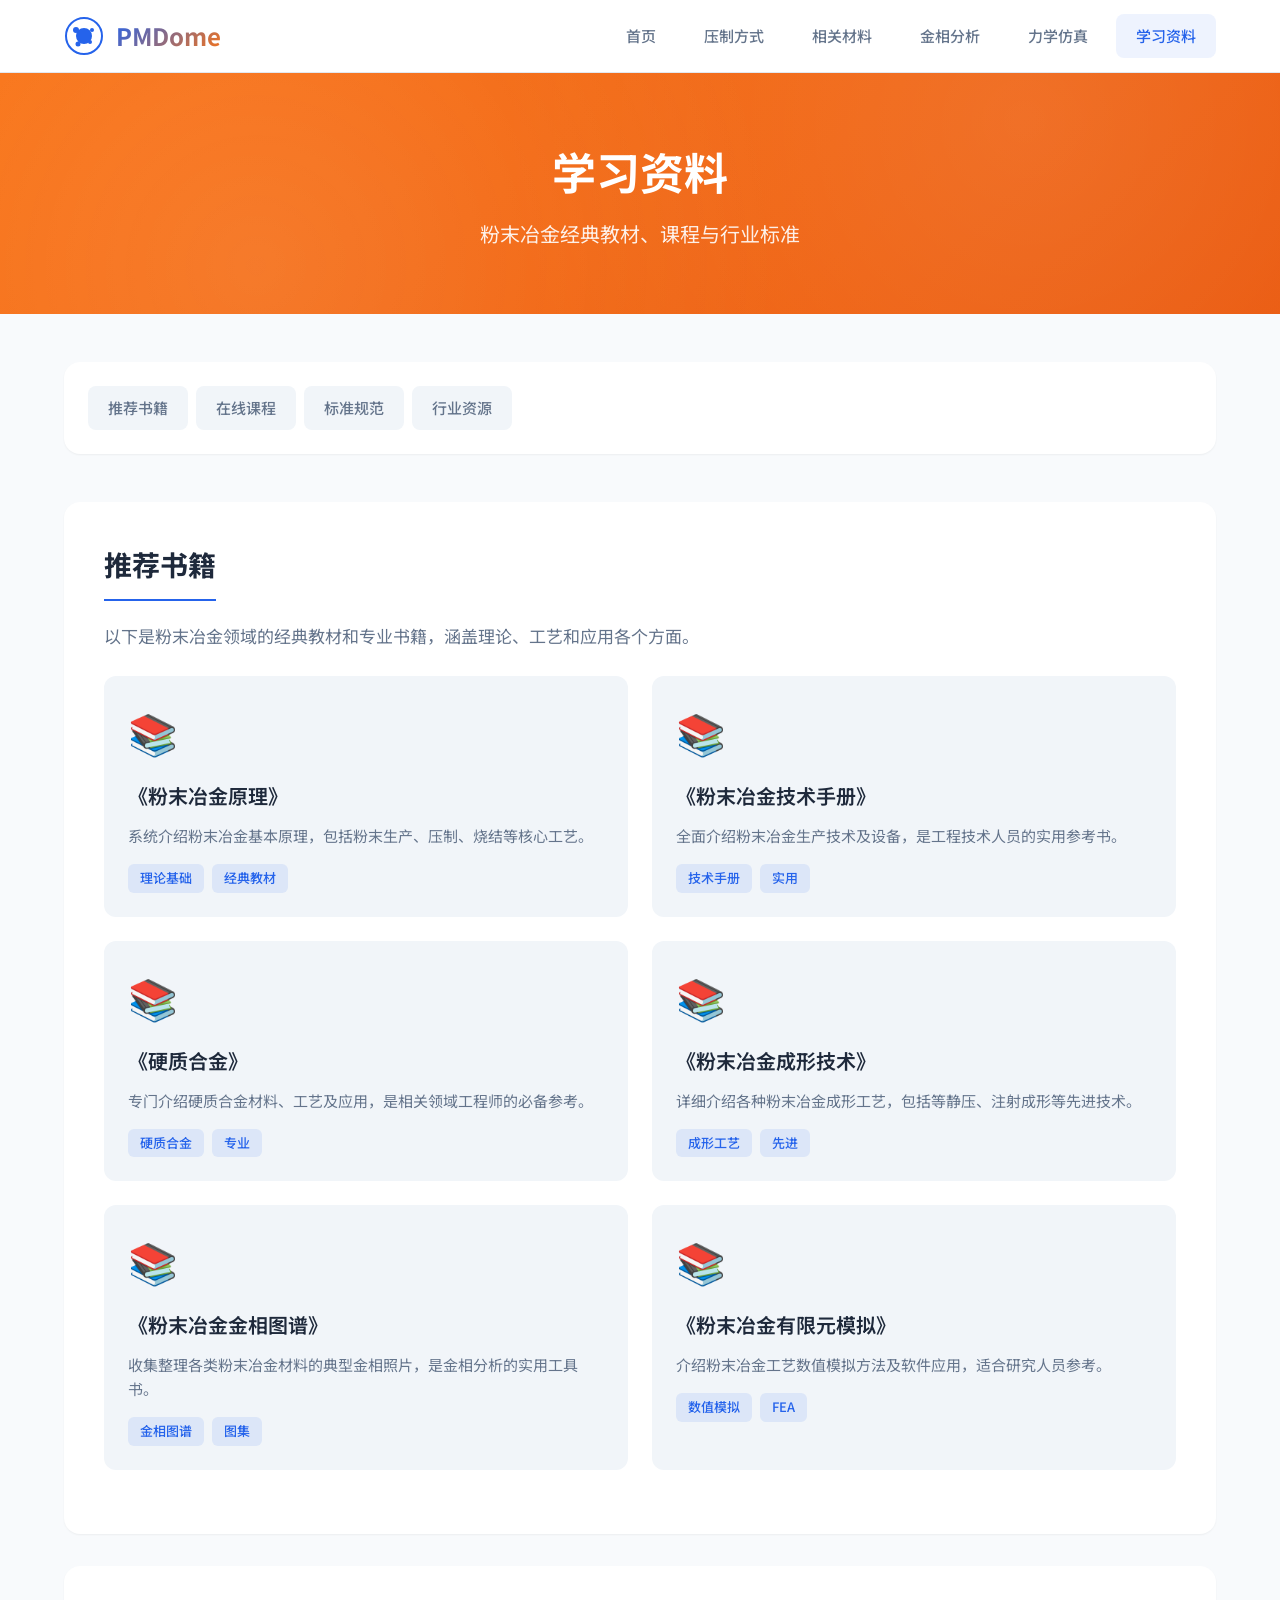
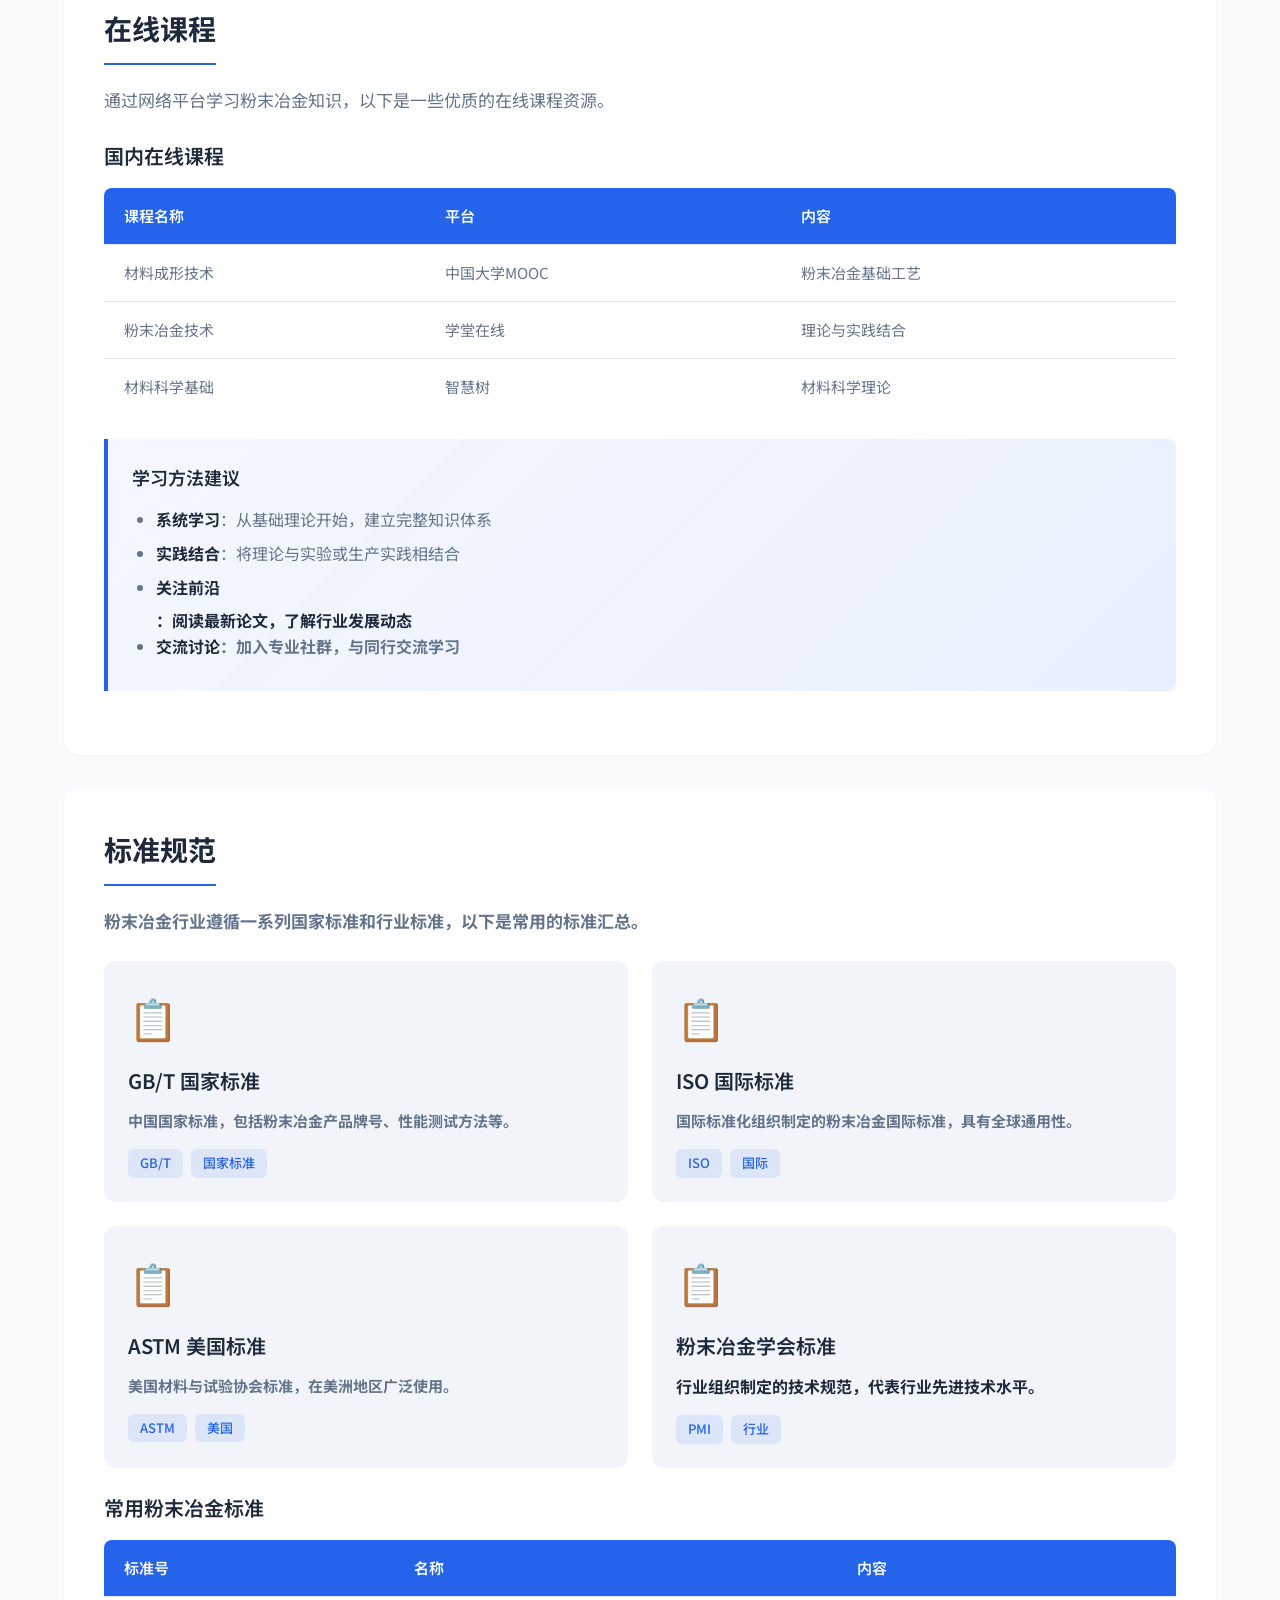
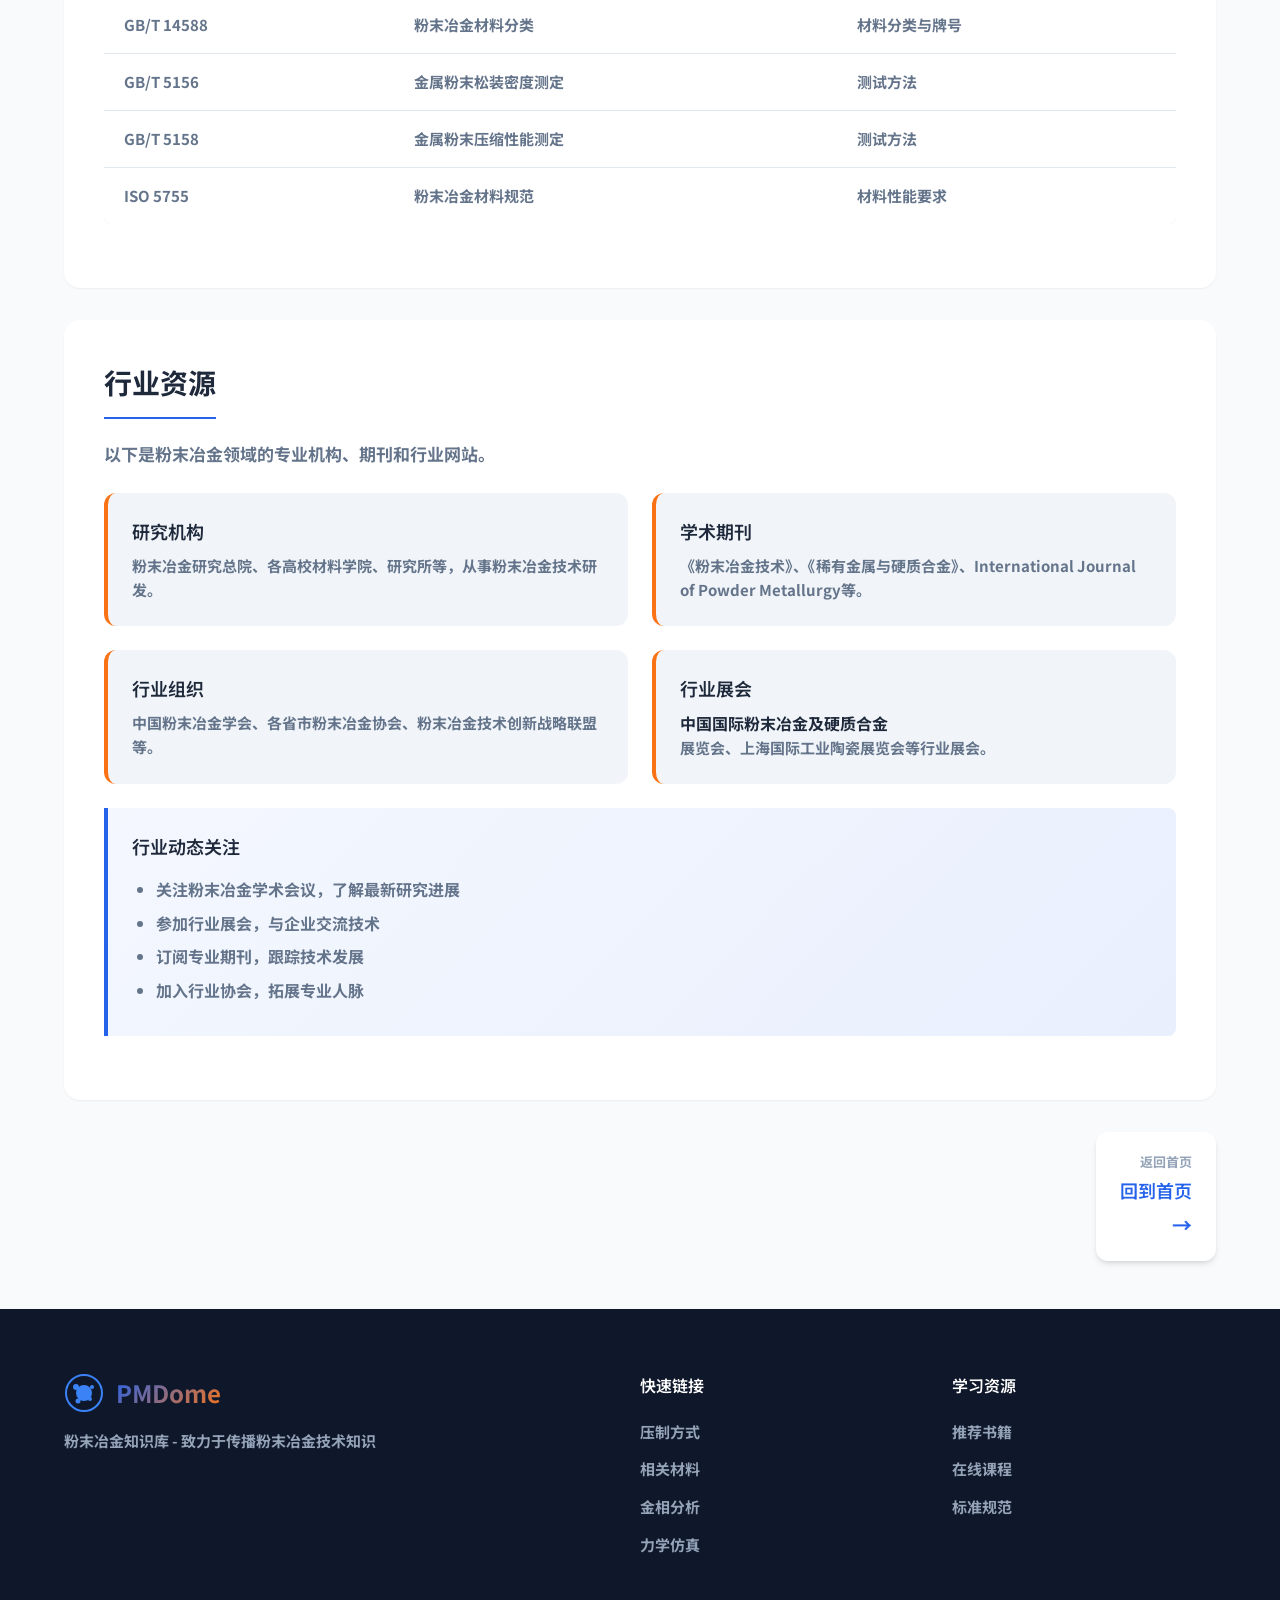
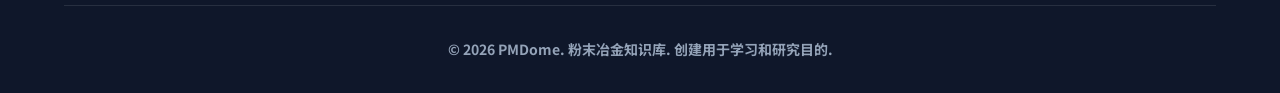
<file: pages/resources.html>
<!DOCTYPE html>
<html lang="zh-CN">
<head>
    <meta charset="UTF-8">
    <meta name="viewport" content="width=device-width, initial-scale=1.0">
    <title>学习资料 | PMDome 粉末冶金知识库</title>
    <link rel="stylesheet" href="../css/style.css">
    <link rel="stylesheet" href="../css/page.css">
    <link rel="preconnect" href="https://fonts.googleapis.com">
    <link rel="preconnect" href="https://fonts.gstatic.com" crossorigin>
    <link href="https://fonts.googleapis.com/css2?family=Noto+Sans+SC:wght@300;400;500;700&family=Roboto:wght@300;400;500;700&display=swap" rel="stylesheet">
</head>
<body>
    <header class="header">
        <div class="container">
            <div class="logo">
                <svg class="logo-icon" viewBox="0 0 40 40" fill="none" xmlns="http://www.w3.org/2000/svg">
                    <circle cx="20" cy="20" r="18" stroke="currentColor" stroke-width="2"/>
                    <circle cx="20" cy="20" r="8" fill="currentColor"/>
                    <circle cx="12" cy="14" r="3" fill="currentColor"/>
                    <circle cx="28" cy="14" r="2" fill="currentColor"/>
                    <circle cx="14" cy="28" r="2.5" fill="currentColor"/>
                    <circle cx="26" cy="26" r="2" fill="currentColor"/>
                </svg>
                <span class="logo-text">PMDome</span>
            </div>
            <nav class="nav">
                <a href="../index.html" class="nav-link">首页</a>
                <a href="compaction.html" class="nav-link">压制方式</a>
                <a href="materials.html" class="nav-link">相关材料</a>
                <a href="metallography.html" class="nav-link">金相分析</a>
                <a href="simulation.html" class="nav-link">力学仿真</a>
                <a href="resources.html" class="nav-link active">学习资料</a>
            </nav>
            <button class="mobile-menu-btn" id="mobileMenuBtn">
                <span></span>
                <span></span>
                <span></span>
            </button>
        </div>
    </header>

    <main class="page-main">
        <section class="page-hero" style="background: linear-gradient(135deg, #f97316 0%, #ea580c 100%);">
            <div class="container">
                <h1 class="page-title">学习资料</h1>
                <p class="page-subtitle">粉末冶金经典教材、课程与行业标准</p>
            </div>
        </section>

        <section class="page-content">
            <div class="container">
                <div class="content-nav">
                    <a href="#books" class="content-nav-link">推荐书籍</a>
                    <a href="#courses" class="content-nav-link">在线课程</a>
                    <a href="#standards" class="content-nav-link">标准规范</a>
                    <a href="#links" class="content-nav-link">行业资源</a>
                </div>

                <article id="books" class="content-section">
                    <h2>推荐书籍</h2>
                    <p>以下是粉末冶金领域的经典教材和专业书籍，涵盖理论、工艺和应用各个方面。</p>
                    
                    <div class="method-grid">
                        <div class="method-card">
                            <div class="method-icon">📚</div>
                            <h3>《粉末冶金原理》</h3>
                            <p>系统介绍粉末冶金基本原理，包括粉末生产、压制、烧结等核心工艺。</p>
                            <div class="method-features">
                                <span>理论基础</span>
                                <span>经典教材</span>
                            </div>
                        </div>
                        <div class="method-card">
                            <div class="method-icon">📚</div>
                            <h3>《粉末冶金技术手册》</h3>
                            <p>全面介绍粉末冶金生产技术及设备，是工程技术人员的实用参考书。</p>
                            <div class="method-features">
                                <span>技术手册</span>
                                <span>实用</span>
                            </div>
                        </div>
                        <div class="method-card">
                            <div class="method-icon">📚</div>
                            <h3>《硬质合金》</h3>
                            <p>专门介绍硬质合金材料、工艺及应用，是相关领域工程师的必备参考。</p>
                            <div class="method-features">
                                <span>硬质合金</span>
                                <span>专业</span>
                            </div>
                        </div>
                        <div class="method-card">
                            <div class="method-icon">📚</div>
                            <h3>《粉末冶金成形技术》</h3>
                            <p>详细介绍各种粉末冶金成形工艺，包括等静压、注射成形等先进技术。</p>
                            <div class="method-features">
                                <span>成形工艺</span>
                                <span>先进</span>
                            </div>
                        </div>
                        <div class="method-card">
                            <div class="method-icon">📚</div>
                            <h3>《粉末冶金金相图谱》</h3>
                            <p>收集整理各类粉末冶金材料的典型金相照片，是金相分析的实用工具书。</p>
                            <div class="method-features">
                                <span>金相图谱</span>
                                <span>图集</span>
                            </div>
                        </div>
                        <div class="method-card">
                            <div class="method-icon">📚</div>
                            <h3>《粉末冶金有限元模拟》</h3>
                            <p>介绍粉末冶金工艺数值模拟方法及软件应用，适合研究人员参考。</p>
                            <div class="method-features">
                                <span>数值模拟</span>
                                <span>FEA</span>
                            </div>
                        </div>
                    </div>
                </article>

                <article id="courses" class="content-section">
                    <h2>在线课程</h2>
                    <p>通过网络平台学习粉末冶金知识，以下是一些优质的在线课程资源。</p>
                    
                    <div class="comparison-table">
                        <h3>国内在线课程</h3>
                        <table>
                            <thead>
                                <tr>
                                    <th>课程名称</th>
                                    <th>平台</th>
                                    <th>内容</th>
                                </tr>
                            </thead>
                            <tbody>
                                <tr>
                                    <td>材料成形技术</td>
                                    <td>中国大学MOOC</td>
                                    <td>粉末冶金基础工艺</td>
                                </tr>
                                <tr>
                                    <td>粉末冶金技术</td>
                                    <td>学堂在线</td>
                                    <td>理论与实践结合</td>
                                </tr>
                                <tr>
                                    <td>材料科学基础</td>
                                    <td>智慧树</td>
                                    <td>材料科学理论</td>
                                </tr>
                            </tbody>
                        </table>
                    </div>

                    <div class="info-box">
                        <h4>学习方法建议</h4>
                        <ul>
                            <li><strong>系统学习</strong>：从基础理论开始，建立完整知识体系</li>
                            <li><strong>实践结合</strong>：将理论与实验或生产实践相结合</li>
                            <li><strong>关注前沿</li>：阅读最新论文，了解行业发展动态</li>
                            <li><strong>交流讨论</strong>：加入专业社群，与同行交流学习</li>
                        </ul>
                    </div>
                </article>

                <article id="standards" class="content-section">
                    <h2>标准规范</h2>
                    <p>粉末冶金行业遵循一系列国家标准和行业标准，以下是常用的标准汇总。</p>
                    
                    <div class="method-grid">
                        <div class="method-card">
                            <div class="method-icon">📋</div>
                            <h3>GB/T 国家标准</h3>
                            <p>中国国家标准，包括粉末冶金产品牌号、性能测试方法等。</p>
                            <div class="method-features">
                                <span>GB/T</span>
                                <span>国家标准</span>
                            </div>
                        </div>
                        <div class="method-card">
                            <div class="method-icon">📋</div>
                            <h3>ISO 国际标准</h3>
                            <p>国际标准化组织制定的粉末冶金国际标准，具有全球通用性。</p>
                            <div class="method-features">
                                <span>ISO</span>
                                <span>国际</span>
                            </div>
                        </div>
                        <div class="method-card">
                            <div class="method-icon">📋</div>
                            <h3>ASTM 美国标准</h3>
                            <p>美国材料与试验协会标准，在美洲地区广泛使用。</p>
                            <div class="method-features">
                                <span>ASTM</span>
                                <span>美国</span>
                            </div>
                        </div>
                        <div class="method-card">
                            <div class="method-icon">📋</div>
                            <h3>粉末冶金学会标准</h3>
                            <td>行业组织制定的技术规范，代表行业先进技术水平。</p>
                            <div class="method-features">
                                <span>PMI</span>
                                <span>行业</span>
                            </div>
                        </div>
                    </div>

                    <div class="comparison-table">
                        <h3>常用粉末冶金标准</h3>
                        <table>
                            <thead>
                                <tr>
                                    <th>标准号</th>
                                    <th>名称</th>
                                    <th>内容</th>
                                </tr>
                            </thead>
                            <tbody>
                                <tr>
                                    <td>GB/T 14588</td>
                                    <td>粉末冶金材料分类</td>
                                    <td>材料分类与牌号</td>
                                </tr>
                                <tr>
                                    <td>GB/T 5156</td>
                                    <td>金属粉末松装密度测定</td>
                                    <td>测试方法</td>
                                </tr>
                                <tr>
                                    <td>GB/T 5158</td>
                                    <td>金属粉末压缩性能测定</td>
                                    <td>测试方法</td>
                                </tr>
                                <tr>
                                    <td>ISO 5755</td>
                                    <td>粉末冶金材料规范</td>
                                    <td>材料性能要求</td>
                                </tr>
                            </tbody>
                        </table>
                    </div>
                </article>

                <article id="links" class="content-section">
                    <h2>行业资源</h2>
                    <p>以下是粉末冶金领域的专业机构、期刊和行业网站。</p>
                    
                    <div class="cards-grid">
                        <div class="info-card">
                            <h3>研究机构</h3>
                            <p>粉末冶金研究总院、各高校材料学院、研究所等，从事粉末冶金技术研发。</p>
                        </div>
                        <div class="info-card">
                            <h3>学术期刊</h3>
                            <p>《粉末冶金技术》、《稀有金属与硬质合金》、International Journal of Powder Metallurgy等。</p>
                        </div>
                        <div class="info-card">
                            <h3>行业组织</h3>
                            <p>中国粉末冶金学会、各省市粉末冶金协会、粉末冶金技术创新战略联盟等。</p>
                        </div>
                        <div class="info-card">
                            <h3>行业展会</h3>
中国国际粉末冶金及硬质合金                            <p>展览会、上海国际工业陶瓷展览会等行业展会。</p>
                        </div>
                    </div>

                    <div class="info-box">
                        <h4>行业动态关注</h4>
                        <ul>
                            <li>关注粉末冶金学术会议，了解最新研究进展</li>
                            <li>参加行业展会，与企业交流技术</li>
                            <li>订阅专业期刊，跟踪技术发展</li>
                            <li>加入行业协会，拓展专业人脉</li>
                        </ul>
                    </div>
                </article>

                <div class="page-navigation">
                    <a href="../index.html" class="page-nav-btn next">
                        <span class="nav-label">返回首页</span>
                        <span class="nav-title">回到首页</span>
                        <span class="nav-arrow">→</span>
                    </a>
                </div>
            </div>
        </section>
    </main>

    <footer class="footer">
        <div class="container">
            <div class="footer-content">
                <div class="footer-brand">
                    <div class="logo">
                        <svg class="logo-icon" viewBox="0 0 40 40" fill="none" xmlns="http://www.w3.org/2000/svg">
                            <circle cx="20" cy="20" r="18" stroke="currentColor" stroke-width="2"/>
                            <circle cx="20" cy="20" r="8" fill="currentColor"/>
                            <circle cx="12" cy="14" r="3" fill="currentColor"/>
                            <circle cx="28" cy="14" r="2" fill="currentColor"/>
                            <circle cx="14" cy="28" r="2.5" fill="currentColor"/>
                            <circle cx="26" cy="26" r="2" fill="currentColor"/>
                        </svg>
                        <span class="logo-text">PMDome</span>
                    </div>
                    <p>粉末冶金知识库 - 致力于传播粉末冶金技术知识</p>
                </div>
                <div class="footer-links">
                    <h4>快速链接</h4>
                    <ul>
                        <li><a href="compaction.html">压制方式</a></li>
                        <li><a href="materials.html">相关材料</a></li>
                        <li><a href="metallography.html">金相分析</a></li>
                        <li><a href="simulation.html">力学仿真</a></li>
                    </ul>
                </div>
                <div class="footer-links">
                    <h4>学习资源</h4>
                    <ul>
                        <li><a href="resources.html">推荐书籍</a></li>
                        <li><a href="resources.html">在线课程</a></li>
                        <li><a href="resources.html">标准规范</a></li>
                    </ul>
                </div>
            </div>
            <div class="footer-bottom">
                <p>© 2026 PMDome. 粉末冶金知识库. 创建用于学习和研究目的.</p>
            </div>
        </div>
    </footer>

    <div class="mobile-nav" id="mobileNav">
        <a href="../index.html" class="mobile-nav-link">首页</a>
        <a href="compaction.html" class="mobile-nav-link">压制方式</a>
        <a href="materials.html" class="mobile-nav-link">相关材料</a>
        <a href="metallography.html" class="mobile-nav-link">金相分析</a>
        <a href="simulation.html" class="mobile-nav-link">力学仿真</a>
        <a href="resources.html" class="mobile-nav-link active">学习资料</a>
    </div>

    <script src="../js/main.js"></script>
</body>
</html>
</file>
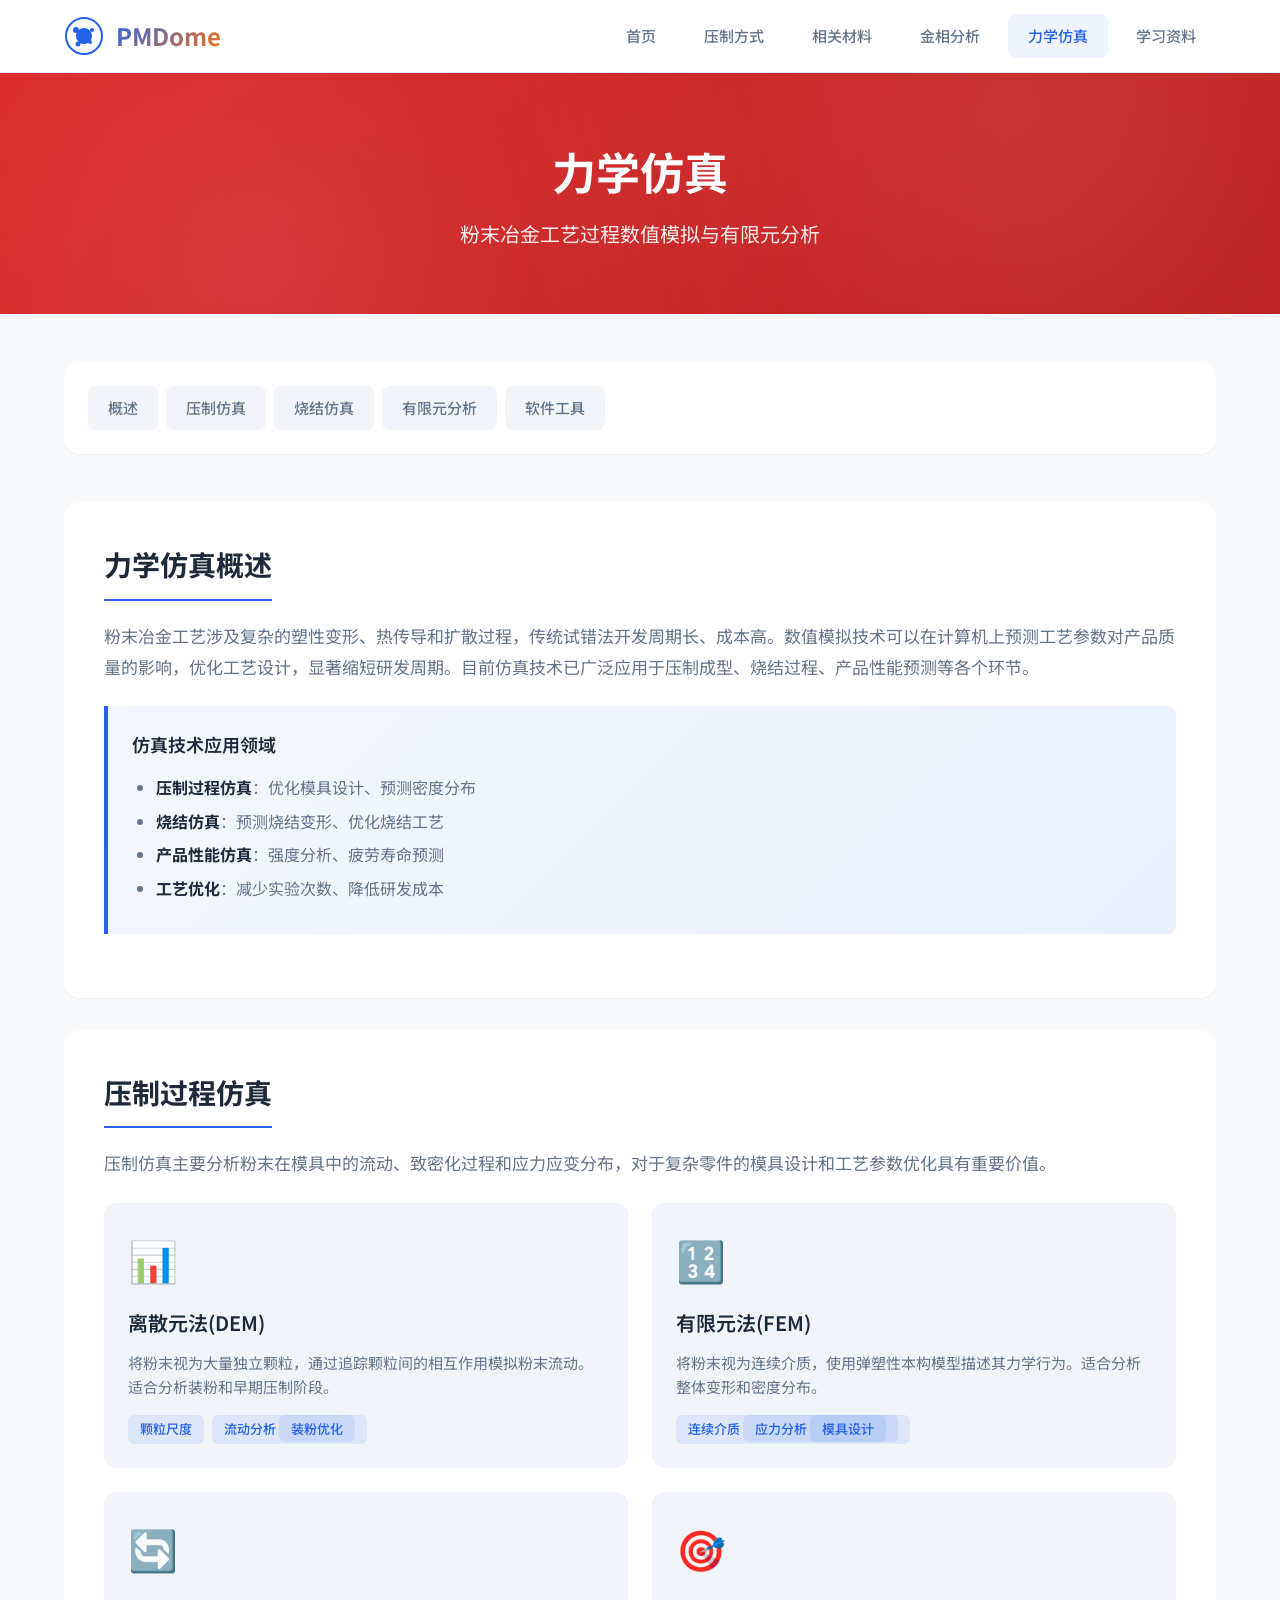
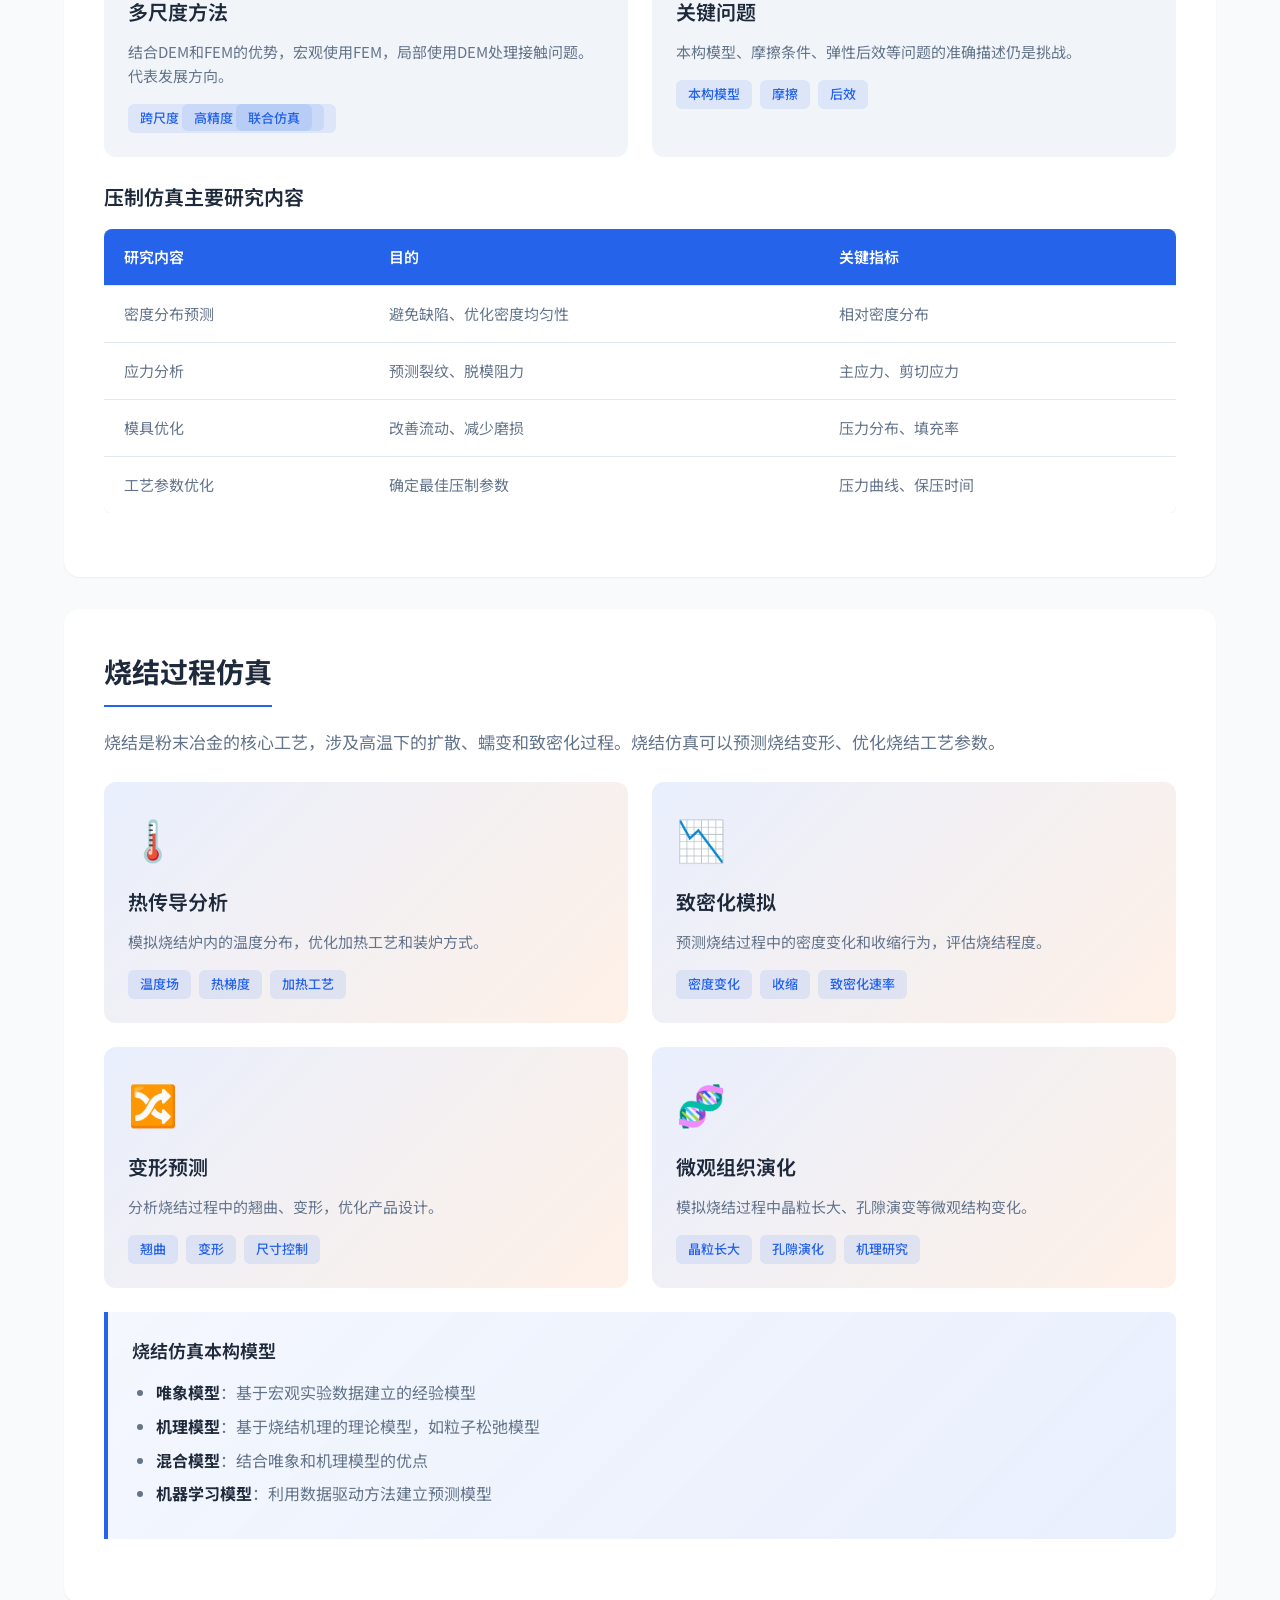
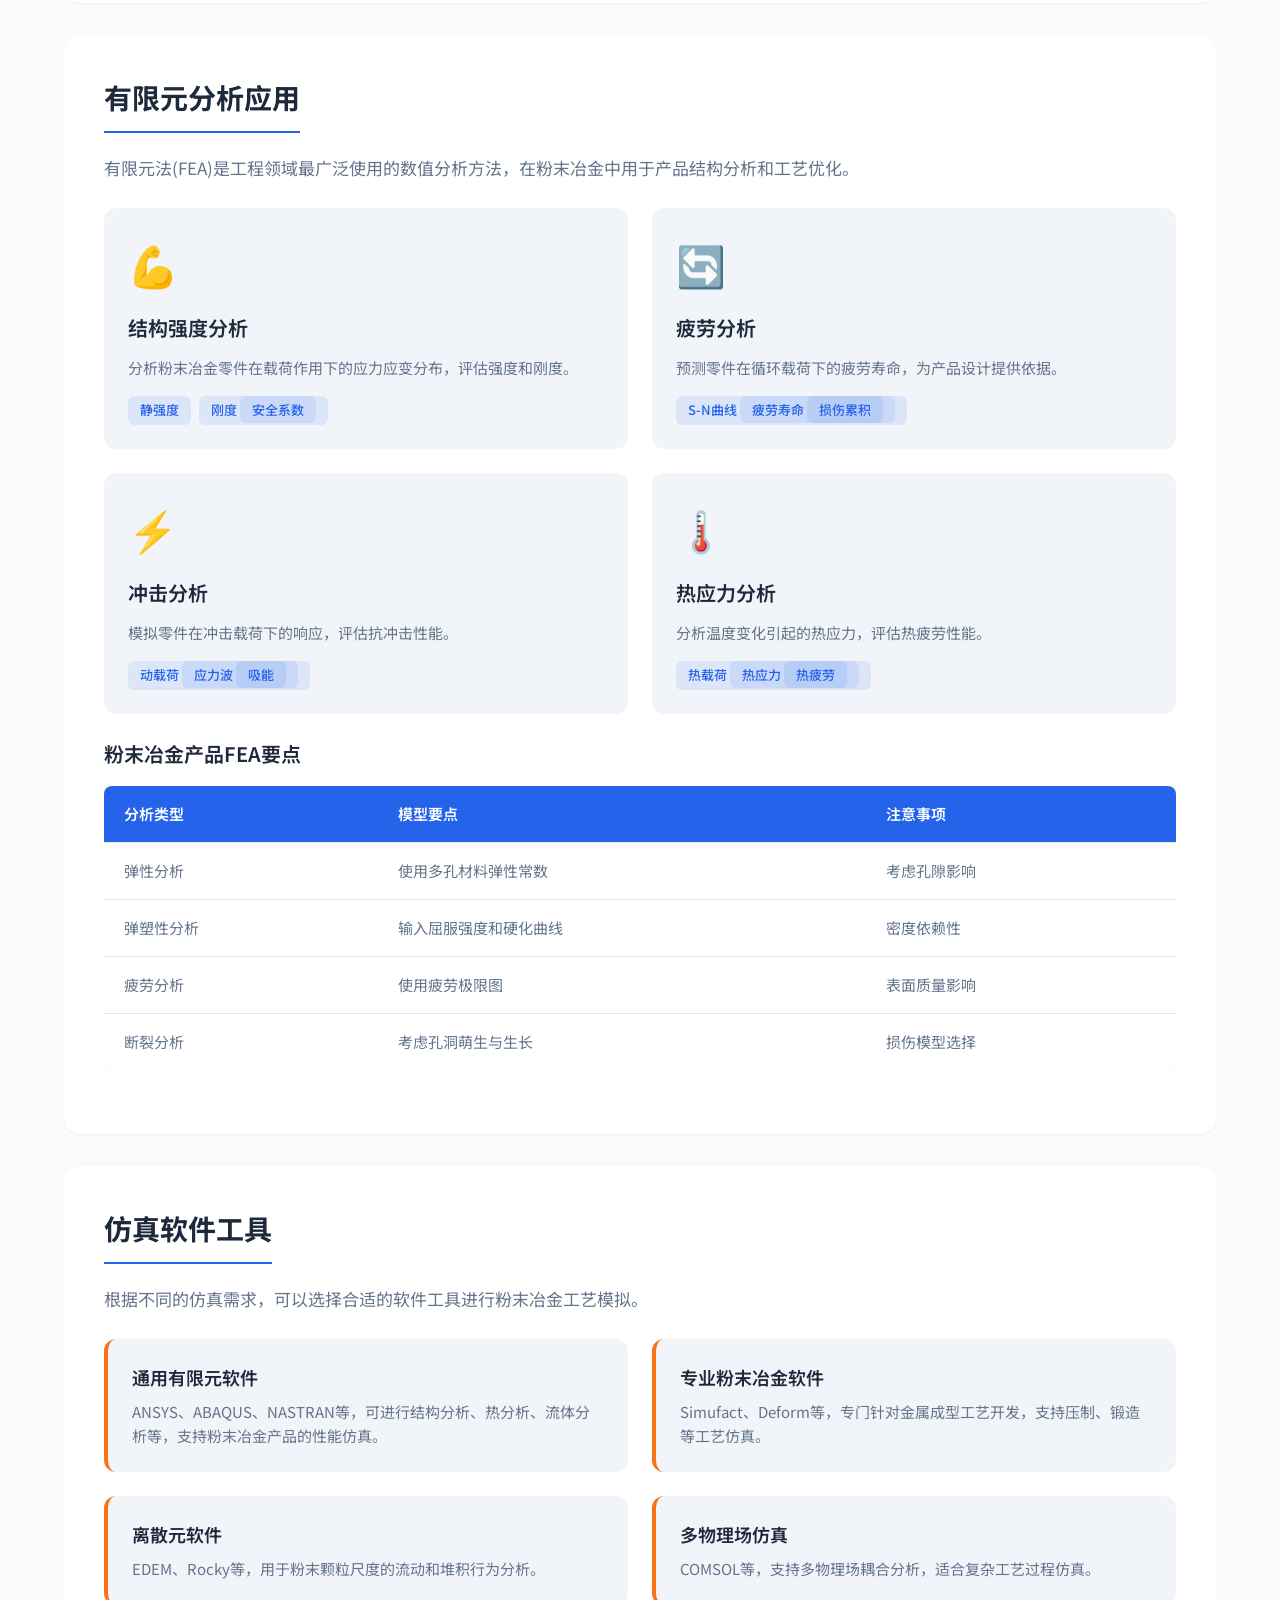
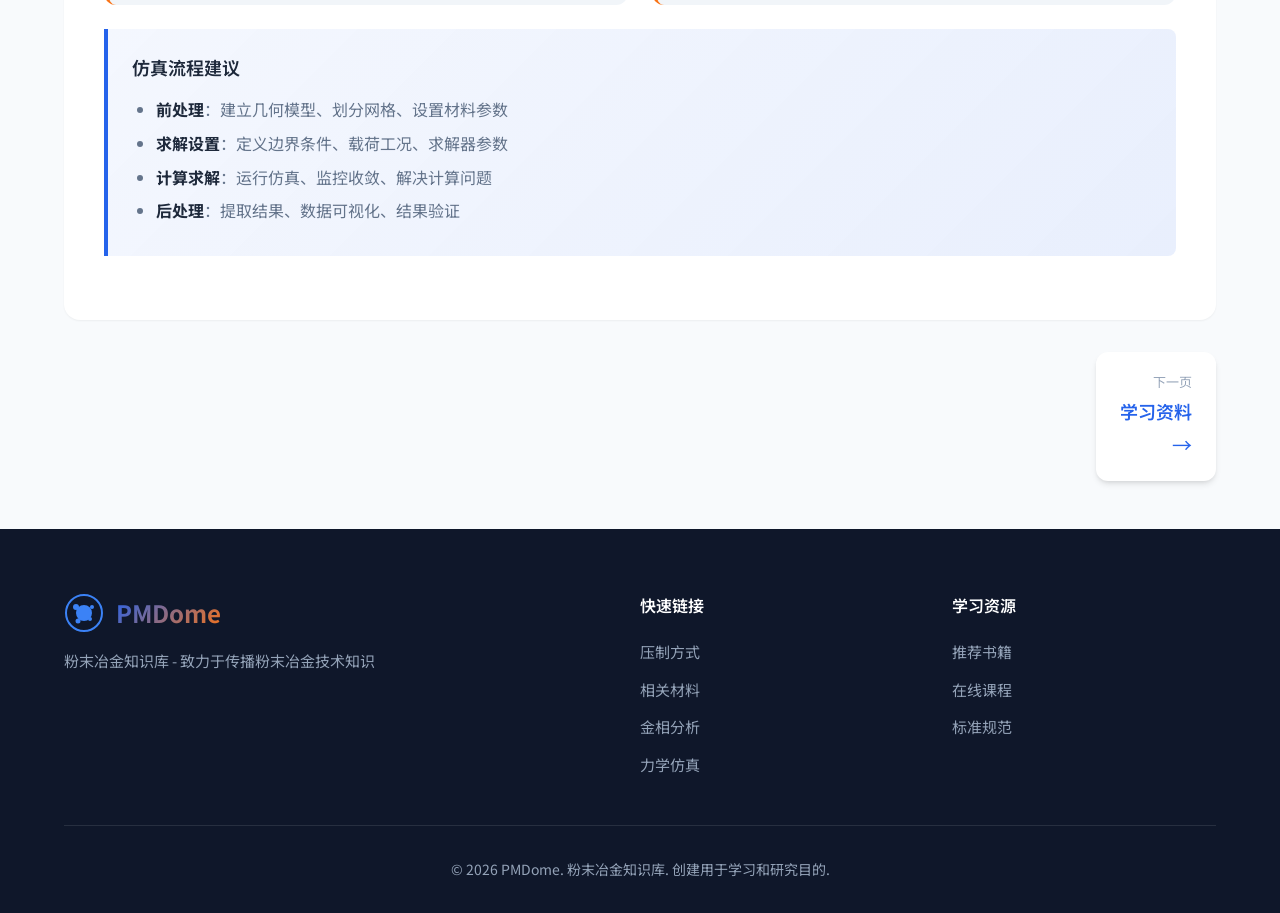
<file: pages/simulation.html>
<!DOCTYPE html>
<html lang="zh-CN">
<head>
    <meta charset="UTF-8">
    <meta name="viewport" content="width=device-width, initial-scale=1.0">
    <title>力学仿真 | PMDome 粉末冶金知识库</title>
    <link rel="stylesheet" href="../css/style.css">
    <link rel="stylesheet" href="../css/page.css">
    <link rel="preconnect" href="https://fonts.googleapis.com">
    <link rel="preconnect" href="https://fonts.gstatic.com" crossorigin>
    <link href="https://fonts.googleapis.com/css2?family=Noto+Sans+SC:wght@300;400;500;700&family=Roboto:wght@300;400;500;700&display=swap" rel="stylesheet">
</head>
<body>
    <header class="header">
        <div class="container">
            <div class="logo">
                <svg class="logo-icon" viewBox="0 0 40 40" fill="none" xmlns="http://www.w3.org/2000/svg">
                    <circle cx="20" cy="20" r="18" stroke="currentColor" stroke-width="2"/>
                    <circle cx="20" cy="20" r="8" fill="currentColor"/>
                    <circle cx="12" cy="14" r="3" fill="currentColor"/>
                    <circle cx="28" cy="14" r="2" fill="currentColor"/>
                    <circle cx="14" cy="28" r="2.5" fill="currentColor"/>
                    <circle cx="26" cy="26" r="2" fill="currentColor"/>
                </svg>
                <span class="logo-text">PMDome</span>
            </div>
            <nav class="nav">
                <a href="../index.html" class="nav-link">首页</a>
                <a href="compaction.html" class="nav-link">压制方式</a>
                <a href="materials.html" class="nav-link">相关材料</a>
                <a href="metallography.html" class="nav-link">金相分析</a>
                <a href="simulation.html" class="nav-link active">力学仿真</a>
                <a href="resources.html" class="nav-link">学习资料</a>
            </nav>
            <button class="mobile-menu-btn" id="mobileMenuBtn">
                <span></span>
                <span></span>
                <span></span>
            </button>
        </div>
    </header>

    <main class="page-main">
        <section class="page-hero" style="background: linear-gradient(135deg, #dc2626 0%, #b91c1c 100%);">
            <div class="container">
                <h1 class="page-title">力学仿真</h1>
                <p class="page-subtitle">粉末冶金工艺过程数值模拟与有限元分析</p>
            </div>
        </section>

        <section class="page-content">
            <div class="container">
                <div class="content-nav">
                    <a href="#overview" class="content-nav-link">概述</a>
                    <a href="#compaction-sim" class="content-nav-link">压制仿真</a>
                    <a href="#sintering-sim" class="content-nav-link">烧结仿真</a>
                    <a href="#fea" class="content-nav-link">有限元分析</a>
                    <a href="#software" class="content-nav-link">软件工具</a>
                </div>

                <article id="overview" class="content-section">
                    <h2>力学仿真概述</h2>
                    <p>粉末冶金工艺涉及复杂的塑性变形、热传导和扩散过程，传统试错法开发周期长、成本高。数值模拟技术可以在计算机上预测工艺参数对产品质量的影响，优化工艺设计，显著缩短研发周期。目前仿真技术已广泛应用于压制成型、烧结过程、产品性能预测等各个环节。</p>
                    
                    <div class="info-box">
                        <h4>仿真技术应用领域</h4>
                        <ul>
                            <li><strong>压制过程仿真</strong>：优化模具设计、预测密度分布</li>
                            <li><strong>烧结仿真</strong>：预测烧结变形、优化烧结工艺</li>
                            <li><strong>产品性能仿真</strong>：强度分析、疲劳寿命预测</li>
                            <li><strong>工艺优化</strong>：减少实验次数、降低研发成本</li>
                        </ul>
                    </div>
                </article>

                <article id="compaction-sim" class="content-section">
                    <h2>压制过程仿真</h2>
                    <p>压制仿真主要分析粉末在模具中的流动、致密化过程和应力应变分布，对于复杂零件的模具设计和工艺参数优化具有重要价值。</p>
                    
                    <div class="method-grid">
                        <div class="method-card">
                            <div class="method-icon">📊</div>
                            <h3>离散元法(DEM)</h3>
                            <p>将粉末视为大量独立颗粒，通过追踪颗粒间的相互作用模拟粉末流动。适合分析装粉和早期压制阶段。</p>
                            <div class="method-features">
                                <span>颗粒尺度</span>
                                <span>流动分析</td>
                                <span>装粉优化</span>
                            </div>
                        </div>
                        <div class="method-card">
                            <div class="method-icon">🔢</div>
                            <h3>有限元法(FEM)</h3>
                            <p>将粉末视为连续介质，使用弹塑性本构模型描述其力学行为。适合分析整体变形和密度分布。</p>
                            <div class="method-features">
                                <span>连续介质</td>
                                <span>应力分析</td>
                                <span>模具设计</span>
                            </div>
                        </div>
                        <div class="method-card">
                            <div class="method-icon">🔄</div>
                            <h3>多尺度方法</h3>
                            <p>结合DEM和FEM的优势，宏观使用FEM，局部使用DEM处理接触问题。代表发展方向。</p>
                            <div class="method-features">
                                <span>跨尺度</td>
                                <span>高精度</td>
                                <span>联合仿真</span>
                            </div>
                        </div>
                        <div class="method-card">
                            <div class="method-icon">🎯</div>
                            <h3>关键问题</h3>
                            <p>本构模型、摩擦条件、弹性后效等问题的准确描述仍是挑战。</p>
                            <div class="method-features">
                                <span>本构模型</span>
                                <span>摩擦</span>
                                <span>后效</span>
                            </div>
                        </div>
                    </div>

                    <div class="comparison-table">
                        <h3>压制仿真主要研究内容</h3>
                        <table>
                            <thead>
                                <tr>
                                    <th>研究内容</th>
                                    <th>目的</th>
                                    <th>关键指标</th>
                                </tr>
                            </thead>
                            <tbody>
                                <tr>
                                    <td>密度分布预测</td>
                                    <td>避免缺陷、优化密度均匀性</td>
                                    <td>相对密度分布</td>
                                </tr>
                                <tr>
                                    <td>应力分析</td>
                                    <td>预测裂纹、脱模阻力</td>
                                    <td>主应力、剪切应力</td>
                                </tr>
                                <tr>
                                    <td>模具优化</td>
                                    <td>改善流动、减少磨损</td>
                                    <td>压力分布、填充率</td>
                                </tr>
                                <tr>
                                    <td>工艺参数优化</td>
                                    <td>确定最佳压制参数</td>
                                    <td>压力曲线、保压时间</td>
                                </tr>
                            </tbody>
                        </table>
                    </div>
                </article>

                <article id="sintering-sim" class="content-section">
                    <h2>烧结过程仿真</h2>
                    <p>烧结是粉末冶金的核心工艺，涉及高温下的扩散、蠕变和致密化过程。烧结仿真可以预测烧结变形、优化烧结工艺参数。</p>
                    
                    <div class="method-grid">
                        <div class="method-card highlight-card">
                            <div class="method-icon">🌡️</div>
                            <h3>热传导分析</h3>
                            <p>模拟烧结炉内的温度分布，优化加热工艺和装炉方式。</p>
                            <div class="method-features">
                                <span>温度场</span>
                                <span>热梯度</span>
                                <span>加热工艺</span>
                            </div>
                        </div>
                        <div class="method-card highlight-card">
                            <div class="method-icon">📉</div>
                            <h3>致密化模拟</h3>
                            <p>预测烧结过程中的密度变化和收缩行为，评估烧结程度。</p>
                            <div class="method-features">
                                <span>密度变化</span>
                                <span>收缩</span>
                                <span>致密化速率</span>
                            </div>
                        </div>
                        <div class="method-card highlight-card">
                            <div class="method-icon">🔀</div>
                            <h3>变形预测</h3>
                            <p>分析烧结过程中的翘曲、变形，优化产品设计。</p>
                            <div class="method-features">
                                <span>翘曲</span>
                                <span>变形</span>
                                <span>尺寸控制</span>
                            </div>
                        </div>
                        <div class="method-card highlight-card">
                            <div class="method-icon">🧬</div>
                            <h3>微观组织演化</h3>
                            <p>模拟烧结过程中晶粒长大、孔隙演变等微观结构变化。</p>
                            <div class="method-features">
                                <span>晶粒长大</span>
                                <span>孔隙演化</span>
                                <span>机理研究</span>
                            </div>
                        </div>
                    </div>

                    <div class="info-box">
                        <h4>烧结仿真本构模型</h4>
                        <ul>
                            <li><strong>唯象模型</strong>：基于宏观实验数据建立的经验模型</li>
                            <li><strong>机理模型</strong>：基于烧结机理的理论模型，如粒子松弛模型</li>
                            <li><strong>混合模型</strong>：结合唯象和机理模型的优点</li>
                            <li><strong>机器学习模型</strong>：利用数据驱动方法建立预测模型</li>
                        </ul>
                    </div>
                </article>

                <article id="fea" class="content-section">
                    <h2>有限元分析应用</h2>
                    <p>有限元法(FEA)是工程领域最广泛使用的数值分析方法，在粉末冶金中用于产品结构分析和工艺优化。</p>
                    
                    <div class="method-grid">
                        <div class="method-card">
                            <div class="method-icon">💪</div>
                            <h3>结构强度分析</h3>
                            <p>分析粉末冶金零件在载荷作用下的应力应变分布，评估强度和刚度。</p>
                            <div class="method-features">
                                <span>静强度</span>
                                <span>刚度</td>
                                <span>安全系数</span>
                            </div>
                        </div>
                        <div class="method-card">
                            <div class="method-icon">🔄</div>
                            <h3>疲劳分析</h3>
                            <p>预测零件在循环载荷下的疲劳寿命，为产品设计提供依据。</p>
                            <div class="method-features">
                                <span>S-N曲线</td>
                                <span>疲劳寿命</td>
                                <span>损伤累积</span>
                            </div>
                        </div>
                        <div class="method-card">
                            <div class="method-icon">⚡</div>
                            <h3>冲击分析</h3>
                            <p>模拟零件在冲击载荷下的响应，评估抗冲击性能。</p>
                            <div class="method-features">
                                <span>动载荷</td>
                                <span>应力波</td>
                                <span>吸能</span>
                            </div>
                        </div>
                        <div class="method-card">
                            <div class="method-icon">🌡️</div>
                            <h3>热应力分析</h3>
                            <p>分析温度变化引起的热应力，评估热疲劳性能。</p>
                            <div class="method-features">
                                <span>热载荷</td>
                                <span>热应力</td>
                                <span>热疲劳</span>
                            </div>
                        </div>
                    </div>

                    <div class="comparison-table">
                        <h3>粉末冶金产品FEA要点</h3>
                        <table>
                            <thead>
                                <tr>
                                    <th>分析类型</th>
                                    <th>模型要点</th>
                                    <th>注意事项</th>
                                </tr>
                            </thead>
                            <tbody>
                                <tr>
                                    <td>弹性分析</td>
                                    <td>使用多孔材料弹性常数</td>
                                    <td>考虑孔隙影响</td>
                                </tr>
                                <tr>
                                    <td>弹塑性分析</td>
                                    <td>输入屈服强度和硬化曲线</td>
                                    <td>密度依赖性</td>
                                </tr>
                                <tr>
                                    <td>疲劳分析</td>
                                    <td>使用疲劳极限图</td>
                                    <td>表面质量影响</td>
                                </tr>
                                <tr>
                                    <td>断裂分析</td>
                                    <td>考虑孔洞萌生与生长</td>
                                    <td>损伤模型选择</td>
                                </tr>
                            </tbody>
                        </table>
                    </div>
                </article>

                <article id="software" class="content-section">
                    <h2>仿真软件工具</h2>
                    <p>根据不同的仿真需求，可以选择合适的软件工具进行粉末冶金工艺模拟。</p>
                    
                    <div class="cards-grid">
                        <div class="info-card">
                            <h3>通用有限元软件</h3>
                            <p>ANSYS、ABAQUS、NASTRAN等，可进行结构分析、热分析、流体分析等，支持粉末冶金产品的性能仿真。</p>
                        </div>
                        <div class="info-card">
                            <h3>专业粉末冶金软件</h3>
                            <p>Simufact、Deform等，专门针对金属成型工艺开发，支持压制、锻造等工艺仿真。</p>
                        </div>
                        <div class="info-card">
                            <h3>离散元软件</h3>
                            <p>EDEM、Rocky等，用于粉末颗粒尺度的流动和堆积行为分析。</p>
                        </div>
                        <div class="info-card">
                            <h3>多物理场仿真</h3>
                            <p>COMSOL等，支持多物理场耦合分析，适合复杂工艺过程仿真。</p>
                        </div>
                    </div>

                    <div class="info-box">
                        <h4>仿真流程建议</h4>
                        <ul>
                            <li><strong>前处理</strong>：建立几何模型、划分网格、设置材料参数</li>
                            <li><strong>求解设置</strong>：定义边界条件、载荷工况、求解器参数</li>
                            <li><strong>计算求解</strong>：运行仿真、监控收敛、解决计算问题</li>
                            <li><strong>后处理</strong>：提取结果、数据可视化、结果验证</li>
                        </ul>
                    </div>
                </article>

                <div class="page-navigation">
                    <a href="resources.html" class="page-nav-btn next">
                        <span class="nav-label">下一页</span>
                        <span class="nav-title">学习资料</span>
                        <span class="nav-arrow">→</span>
                    </a>
                </div>
            </div>
        </section>
    </main>

    <footer class="footer">
        <div class="container">
            <div class="footer-content">
                <div class="footer-brand">
                    <div class="logo">
                        <svg class="logo-icon" viewBox="0 0 40 40" fill="none" xmlns="http://www.w3.org/2000/svg">
                            <circle cx="20" cy="20" r="18" stroke="currentColor" stroke-width="2"/>
                            <circle cx="20" cy="20" r="8" fill="currentColor"/>
                            <circle cx="12" cy="14" r="3" fill="currentColor"/>
                            <circle cx="28" cy="14" r="2" fill="currentColor"/>
                            <circle cx="14" cy="28" r="2.5" fill="currentColor"/>
                            <circle cx="26" cy="26" r="2" fill="currentColor"/>
                        </svg>
                        <span class="logo-text">PMDome</span>
                    </div>
                    <p>粉末冶金知识库 - 致力于传播粉末冶金技术知识</p>
                </div>
                <div class="footer-links">
                    <h4>快速链接</h4>
                    <ul>
                        <li><a href="compaction.html">压制方式</a></li>
                        <li><a href="materials.html">相关材料</a></li>
                        <li><a href="metallography.html">金相分析</a></li>
                        <li><a href="simulation.html">力学仿真</a></li>
                    </ul>
                </div>
                <div class="footer-links">
                    <h4>学习资源</h4>
                    <ul>
                        <li><a href="resources.html">推荐书籍</a></li>
                        <li><a href="resources.html">在线课程</a></li>
                        <li><a href="resources.html">标准规范</a></li>
                    </ul>
                </div>
            </div>
            <div class="footer-bottom">
                <p>© 2026 PMDome. 粉末冶金知识库. 创建用于学习和研究目的.</p>
            </div>
        </div>
    </footer>

    <div class="mobile-nav" id="mobileNav">
        <a href="../index.html" class="mobile-nav-link">首页</a>
        <a href="compaction.html" class="mobile-nav-link">压制方式</a>
        <a href="materials.html" class="mobile-nav-link">相关材料</a>
        <a href="metallography.html" class="mobile-nav-link">金相分析</a>
        <a href="simulation.html" class="mobile-nav-link active">力学仿真</a>
        <a href="resources.html" class="mobile-nav-link">学习资料</a>
    </div>

    <script src="../js/main.js"></script>
</body>
</html>
</file>
<file: css/style.css>
:root {
    --primary: #2563eb;
    --primary-dark: #1d4ed8;
    --primary-light: #3b82f6;
    --secondary: #0f172a;
    --accent: #f97316;
    --accent-light: #fb923c;
    --success: #10b981;
    --warning: #f59e0b;
    --danger: #ef4444;
    --text-primary: #1e293b;
    --text-secondary: #64748b;
    --text-light: #94a3b8;
    --bg-primary: #ffffff;
    --bg-secondary: #f8fafc;
    --bg-tertiary: #f1f5f9;
    --bg-dark: #0f172a;
    --border: #e2e8f0;
    --shadow-sm: 0 1px 2px 0 rgba(0, 0, 0, 0.05);
    --shadow: 0 4px 6px -1px rgba(0, 0, 0, 0.1), 0 2px 4px -2px rgba(0, 0, 0, 0.1);
    --shadow-md: 0 10px 15px -3px rgba(0, 0, 0, 0.1), 0 4px 6px -4px rgba(0, 0, 0, 0.1);
    --shadow-lg: 0 20px 25px -5px rgba(0, 0, 0, 0.1), 0 8px 10px -6px rgba(0, 0, 0, 0.1);
    --shadow-xl: 0 25px 50px -12px rgba(0, 0, 0, 0.25);
    --radius-sm: 0.375rem;
    --radius: 0.5rem;
    --radius-md: 0.75rem;
    --radius-lg: 1rem;
    --radius-xl: 1.5rem;
    --transition: all 0.3s cubic-bezier(0.4, 0, 0.2, 1);
}

* {
    margin: 0;
    padding: 0;
    box-sizing: border-box;
}

html {
    scroll-behavior: smooth;
}

body {
    font-family: 'Noto Sans SC', 'Roboto', -apple-system, BlinkMacSystemFont, 'Segoe UI', sans-serif;
    font-size: 16px;
    line-height: 1.6;
    color: var(--text-primary);
    background: var(--bg-primary);
    overflow-x: hidden;
}

.container {
    max-width: 1200px;
    margin: 0 auto;
    padding: 0 1.5rem;
}

a {
    text-decoration: none;
    color: inherit;
    transition: var(--transition);
}

ul {
    list-style: none;
}

img {
    max-width: 100%;
    height: auto;
}

.section-header {
    text-align: center;
    margin-bottom: 3rem;
}

.section-title {
    font-size: 2.25rem;
    font-weight: 700;
    color: var(--text-primary);
    margin-bottom: 0.75rem;
    position: relative;
    display: inline-block;
}

.section-title::after {
    content: '';
    position: absolute;
    bottom: -8px;
    left: 50%;
    transform: translateX(-50%);
    width: 60px;
    height: 4px;
    background: linear-gradient(90deg, var(--primary), var(--accent));
    border-radius: 2px;
}

.section-subtitle {
    font-size: 1.125rem;
    color: var(--text-secondary);
    margin-top: 0.5rem;
}

.header {
    position: fixed;
    top: 0;
    left: 0;
    right: 0;
    z-index: 1000;
    background: rgba(255, 255, 255, 0.95);
    backdrop-filter: blur(10px);
    border-bottom: 1px solid var(--border);
    transition: var(--transition);
}

.header .container {
    display: flex;
    align-items: center;
    justify-content: space-between;
    height: 72px;
}

.logo {
    display: flex;
    align-items: center;
    gap: 0.75rem;
}

.logo-icon {
    width: 40px;
    height: 40px;
    color: var(--primary);
}

.logo-text {
    font-size: 1.5rem;
    font-weight: 700;
    background: linear-gradient(135deg, var(--primary), var(--accent));
    -webkit-background-clip: text;
    -webkit-text-fill-color: transparent;
    background-clip: text;
}

.nav {
    display: flex;
    align-items: center;
    gap: 0.5rem;
}

.nav-link {
    padding: 0.625rem 1.25rem;
    font-size: 0.9375rem;
    font-weight: 500;
    color: var(--text-secondary);
    border-radius: var(--radius);
    transition: var(--transition);
}

.nav-link:hover,
.nav-link.active {
    color: var(--primary);
    background: rgba(37, 99, 235, 0.08);
}

.mobile-menu-btn {
    display: none;
    flex-direction: column;
    gap: 5px;
    padding: 0.5rem;
    background: none;
    border: none;
    cursor: pointer;
}

.mobile-menu-btn span {
    display: block;
    width: 24px;
    height: 2px;
    background: var(--text-primary);
    border-radius: 2px;
    transition: var(--transition);
}

.mobile-nav {
    display: none;
    position: fixed;
    top: 72px;
    left: 0;
    right: 0;
    background: var(--bg-primary);
    border-bottom: 1px solid var(--border);
    padding: 1rem;
    z-index: 999;
    transform: translateY(-100%);
    opacity: 0;
    transition: var(--transition);
}

.mobile-nav.active {
    transform: translateY(0);
    opacity: 1;
}

.mobile-nav-link {
    display: block;
    padding: 0.875rem 1rem;
    font-size: 1rem;
    font-weight: 500;
    color: var(--text-secondary);
    border-radius: var(--radius);
}

.mobile-nav-link:hover,
.mobile-nav-link.active {
    color: var(--primary);
    background: rgba(37, 99, 235, 0.08);
}

.hero {
    position: relative;
    min-height: 100vh;
    display: flex;
    align-items: center;
    padding-top: 72px;
    overflow: hidden;
}

.hero-bg {
    position: absolute;
    inset: 0;
    background: 
        radial-gradient(ellipse 80% 50% at 50% -20%, rgba(37, 99, 235, 0.15), transparent),
        radial-gradient(ellipse 60% 40% at 80% 60%, rgba(249, 115, 22, 0.1), transparent),
        linear-gradient(180deg, var(--bg-primary) 0%, var(--bg-secondary) 100%);
}

.hero-bg::before {
    content: '';
    position: absolute;
    top: 0;
    left: 0;
    right: 0;
    bottom: 0;
    background-image: 
        radial-gradient(circle at 20% 80%, rgba(37, 99, 235, 0.03) 0%, transparent 50%),
        radial-gradient(circle at 80% 20%, rgba(249, 115, 22, 0.03) 0%, transparent 50%);
}

.hero-content {
    position: relative;
    z-index: 1;
    max-width: 700px;
}

.hero-title {
    font-size: 3.5rem;
    font-weight: 800;
    line-height: 1.15;
    color: var(--text-primary);
    margin-bottom: 1.5rem;
    animation: fadeInUp 0.8s ease-out;
}

.hero-title .highlight {
    background: linear-gradient(135deg, var(--primary), var(--accent));
    -webkit-background-clip: text;
    -webkit-text-fill-color: transparent;
    background-clip: text;
}

.hero-subtitle {
    font-size: 1.25rem;
    color: var(--text-secondary);
    margin-bottom: 2.5rem;
    line-height: 1.7;
    animation: fadeInUp 0.8s ease-out 0.1s both;
}

.hero-stats {
    display: flex;
    gap: 3rem;
    animation: fadeInUp 0.8s ease-out 0.2s both;
}

.stat-item {
    display: flex;
    flex-direction: column;
}

.stat-number {
    font-size: 2rem;
    font-weight: 700;
    color: var(--primary);
    line-height: 1.2;
}

.stat-label {
    font-size: 0.875rem;
    color: var(--text-light);
}

@keyframes fadeInUp {
    from {
        opacity: 0;
        transform: translateY(30px);
    }
    to {
        opacity: 1;
        transform: translateY(0);
    }
}

.intro {
    padding: 6rem 0;
    background: var(--bg-secondary);
}

.intro-content {
    display: grid;
    grid-template-columns: 1fr 1fr;
    gap: 3rem;
    align-items: start;
}

.intro-text {
    font-size: 1.0625rem;
    line-height: 1.8;
    color: var(--text-secondary);
}

.intro-text p {
    margin-bottom: 1rem;
}

.intro-features {
    display: flex;
    flex-direction: column;
    gap: 1.5rem;
}

.intro-card {
    background: var(--bg-primary);
    padding: 2rem;
    border-radius: var(--radius-lg);
    box-shadow: var(--shadow);
    transition: var(--transition);
    border: 1px solid var(--border);
}

.intro-card:hover {
    transform: translateY(-8px);
    box-shadow: var(--shadow-xl);
}

.intro-icon {
    width: 56px;
    height: 56px;
    display: flex;
    align-items: center;
    justify-content: center;
    background: linear-gradient(135deg, var(--primary), var(--primary-light));
    border-radius: var(--radius-md);
    margin-bottom: 1.25rem;
}

.intro-icon svg {
    width: 28px;
    height: 28px;
    color: white;
}

.intro-card h3 {
    font-size: 1.25rem;
    font-weight: 600;
    margin-bottom: 0.75rem;
    color: var(--text-primary);
}

.intro-card p {
    color: var(--text-secondary);
    font-size: 0.9375rem;
    line-height: 1.7;
}

.history {
    padding: 6rem 0;
    background: var(--bg-primary);
}

.history-timeline {
    position: relative;
    max-width: 800px;
    margin: 0 auto;
}

.history-timeline::before {
    content: '';
    position: absolute;
    left: 50%;
    top: 0;
    bottom: 0;
    width: 2px;
    background: linear-gradient(180deg, var(--primary), var(--accent));
    transform: translateX(-50%);
}

.timeline-item {
    display: flex;
    margin-bottom: 3rem;
    position: relative;
}

.timeline-item:nth-child(odd) {
    flex-direction: row-reverse;
}

.timeline-year {
    position: absolute;
    left: 50%;
    top: 0;
    transform: translateX(-50%);
    background: var(--primary);
    color: white;
    padding: 0.5rem 1rem;
    border-radius: var(--radius);
    font-weight: 700;
    font-size: 1rem;
    z-index: 1;
}

.timeline-content {
    flex: 1;
    background: var(--bg-secondary);
    padding: 1.5rem;
    border-radius: var(--radius-lg);
    box-shadow: var(--shadow);
    margin: 0 2rem;
    border: 1px solid var(--border);
}

.timeline-content h4 {
    font-size: 1.125rem;
    font-weight: 600;
    color: var(--text-primary);
    margin-bottom: 0.5rem;
}

.timeline-content p {
    color: var(--text-secondary);
    font-size: 0.9375rem;
    line-height: 1.6;
}

.advantages {
    padding: 6rem 0;
    background: linear-gradient(135deg, var(--bg-secondary) 0%, var(--bg-primary) 100%);
}

.advantages-grid {
    display: grid;
    grid-template-columns: repeat(4, 1fr);
    gap: 1.5rem;
}

.advantage-card {
    background: var(--bg-primary);
    padding: 2rem;
    border-radius: var(--radius-lg);
    box-shadow: var(--shadow);
    transition: var(--transition);
    border: 1px solid var(--border);
    text-align: center;
}

.advantage-card:hover {
    transform: translateY(-8px);
    box-shadow: var(--shadow-xl);
}

.advantage-icon {
    width: 64px;
    height: 64px;
    display: flex;
    align-items: center;
    justify-content: center;
    background: linear-gradient(135deg, var(--accent), var(--accent-light));
    border-radius: 50%;
    margin: 0 auto 1.25rem;
}

.advantage-icon svg {
    width: 32px;
    height: 32px;
    color: white;
}

.advantage-card h3 {
    font-size: 1.125rem;
    font-weight: 600;
    color: var(--text-primary);
    margin-bottom: 0.75rem;
}

.advantage-card p {
    color: var(--text-secondary);
    font-size: 0.875rem;
    line-height: 1.6;
}

.case-studies {
    padding: 6rem 0;
    background: var(--bg-secondary);
}

.case-grid {
    display: grid;
    grid-template-columns: repeat(3, 1fr);
    gap: 2rem;
}

.case-card {
    background: var(--bg-primary);
    padding: 2rem;
    border-radius: var(--radius-lg);
    box-shadow: var(--shadow);
    transition: var(--transition);
    border: 1px solid var(--border);
    text-align: center;
}

.case-card:hover {
    transform: translateY(-8px);
    box-shadow: var(--shadow-xl);
}

.case-icon {
    font-size: 3rem;
    margin-bottom: 1.25rem;
}

.case-card h3 {
    font-size: 1.25rem;
    font-weight: 600;
    color: var(--text-primary);
    margin-bottom: 0.75rem;
}

.case-card p {
    color: var(--text-secondary);
    font-size: 0.9375rem;
    line-height: 1.6;
}

@media (max-width: 1024px) {
    .intro-content {
        grid-template-columns: 1fr;
        gap: 2rem;
    }
    
    .advantages-grid {
        grid-template-columns: repeat(2, 1fr);
    }
    
    .case-grid {
        grid-template-columns: repeat(2, 1fr);
    }
    
    .history-timeline::before {
        left: 2rem;
    }
    
    .timeline-item {
        flex-direction: row !important;
        margin-left: 4rem;
    }
    
    .timeline-year {
        left: 2rem;
        transform: translateX(-50%);
    }
    
    .timeline-content {
        margin-left: 0;
        margin-right: 1rem;
    }
}

@media (max-width: 768px) {
    .advantages-grid {
        grid-template-columns: 1fr;
    }
    
    .case-grid {
        grid-template-columns: 1fr;
    }
    
    .history-timeline::before {
        left: 1rem;
    }
    
    .timeline-item {
        margin-left: 3rem;
    }
    
    .timeline-year {
        left: 1rem;
    }
    
    .timeline-content {
        padding: 1.25rem;
        margin-right: 0.5rem;
    }
}
.features {
    padding: 6rem 0;
    background: var(--bg-primary);
}

.features-grid {
    display: grid;
    grid-template-columns: repeat(2, 1fr);
    gap: 1.5rem;
}

.feature-card {
    display: block;
    background: var(--bg-secondary);
    padding: 2rem;
    border-radius: var(--radius-lg);
    border: 2px solid transparent;
    transition: var(--transition);
}

.feature-card:hover {
    border-color: var(--primary);
    transform: translateY(-4px);
    box-shadow: var(--shadow-lg);
}

.feature-icon {
    width: 64px;
    height: 64px;
    display: flex;
    align-items: center;
    justify-content: center;
    border-radius: var(--radius-md);
    margin-bottom: 1.25rem;
}

.feature-icon svg {
    width: 32px;
    height: 32px;
    color: white;
}

.feature-icon.feature-1 {
    background: linear-gradient(135deg, #2563eb, #3b82f6);
}

.feature-icon.feature-2 {
    background: linear-gradient(135deg, #7c3aed, #8b5cf6);
}

.feature-icon.feature-3 {
    background: linear-gradient(135deg, #059669, #10b981);
}

.feature-icon.feature-4 {
    background: linear-gradient(135deg, #dc2626, #ef4444);
}

.feature-card h3 {
    font-size: 1.375rem;
    font-weight: 600;
    margin-bottom: 0.625rem;
    color: var(--text-primary);
}

.feature-card p {
    color: var(--text-secondary);
    font-size: 0.9375rem;
    margin-bottom: 1rem;
    line-height: 1.6;
}

.feature-link {
    font-size: 0.9375rem;
    font-weight: 500;
    color: var(--primary);
}

.feature-card:hover .feature-link {
    color: var(--primary-dark);
}

.applications {
    padding: 6rem 0;
    background: linear-gradient(180deg, var(--bg-secondary) 0%, var(--bg-primary) 100%);
}

.app-grid {
    display: grid;
    grid-template-columns: repeat(4, 1fr);
    gap: 1.5rem;
}

.app-item {
    display: flex;
    flex-direction: column;
    align-items: center;
    gap: 0.75rem;
    padding: 1.5rem;
    background: var(--bg-primary);
    border-radius: var(--radius-lg);
    box-shadow: var(--shadow);
    transition: var(--transition);
    border: 1px solid var(--border);
}

.app-item:hover {
    transform: translateY(-4px);
    box-shadow: var(--shadow-md);
}

.app-icon {
    font-size: 2rem;
}

.app-item span:last-child {
    font-size: 0.9375rem;
    font-weight: 500;
    color: var(--text-primary);
    text-align: center;
}

.process {
    padding: 6rem 0;
    background: var(--bg-primary);
}

.process-flow {
    display: flex;
    align-items: flex-start;
    justify-content: center;
    gap: 0;
    flex-wrap: wrap;
}

.process-step {
    display: flex;
    flex-direction: column;
    align-items: center;
    text-align: center;
    max-width: 180px;
}

.step-number {
    width: 56px;
    height: 56px;
    display: flex;
    align-items: center;
    justify-content: center;
    background: linear-gradient(135deg, var(--primary), var(--accent));
    color: white;
    font-size: 1.25rem;
    font-weight: 700;
    border-radius: 50%;
    margin-bottom: 1rem;
    box-shadow: var(--shadow-md);
}

.step-content h4 {
    font-size: 1.125rem;
    font-weight: 600;
    color: var(--text-primary);
    margin-bottom: 0.5rem;
}

.step-content p {
    font-size: 0.875rem;
    color: var(--text-secondary);
    line-height: 1.5;
}

.process-arrow {
    display: flex;
    align-items: center;
    justify-content: center;
    padding: 1.5rem 0.5rem;
}

.process-arrow svg {
    width: 32px;
    height: 32px;
    color: var(--text-light);
}

.footer {
    background: var(--bg-dark);
    color: white;
    padding: 4rem 0 2rem;
}

.footer-content {
    display: grid;
    grid-template-columns: 2fr 1fr 1fr;
    gap: 3rem;
    margin-bottom: 3rem;
}

.footer-brand .logo {
    margin-bottom: 1rem;
}

.footer-brand .logo-icon {
    color: var(--primary-light);
}

.footer-brand .logo-text {
    color: white;
}

.footer-brand p {
    color: var(--text-light);
    font-size: 0.9375rem;
    line-height: 1.6;
}

.footer-links h4 {
    font-size: 1rem;
    font-weight: 600;
    margin-bottom: 1.25rem;
    color: white;
}

.footer-links ul {
    display: flex;
    flex-direction: column;
    gap: 0.75rem;
}

.footer-links a {
    color: var(--text-light);
    font-size: 0.9375rem;
    transition: var(--transition);
}

.footer-links a:hover {
    color: var(--primary-light);
}

.footer-bottom {
    text-align: center;
    padding-top: 2rem;
    border-top: 1px solid rgba(255, 255, 255, 0.1);
}

.footer-bottom p {
    color: var(--text-light);
    font-size: 0.875rem;
}

@media (max-width: 1024px) {
    .intro-grid {
        grid-template-columns: repeat(2, 1fr);
    }
    
    .intro-grid .intro-card:last-child {
        grid-column: span 2;
        max-width: 400px;
        margin: 0 auto;
    }
    
    .app-grid {
        grid-template-columns: repeat(3, 1fr);
    }
    
    .footer-content {
        grid-template-columns: 1fr 1fr;
    }
    
    .footer-brand {
        grid-column: span 2;
    }
}

@media (max-width: 768px) {
    .nav {
        display: none;
    }
    
    .mobile-menu-btn {
        display: flex;
    }
    
    .mobile-nav {
        display: block;
    }
    
    .hero-title {
        font-size: 2.5rem;
    }
    
    .hero-stats {
        flex-wrap: wrap;
        gap: 2rem;
    }
    
    .intro-grid {
        grid-template-columns: 1fr;
    }
    
    .intro-grid .intro-card:last-child {
        grid-column: span 1;
        max-width: none;
    }
    
    .features-grid {
        grid-template-columns: 1fr;
    }
    
    .app-grid {
        grid-template-columns: repeat(2, 1fr);
    }
    
    .process-flow {
        flex-direction: column;
        align-items: center;
    }
    
    .process-arrow {
        transform: rotate(90deg);
        padding: 0.5rem;
    }
    
    .footer-content {
        grid-template-columns: 1fr;
        gap: 2rem;
    }
    
    .footer-brand {
        grid-column: span 1;
    }
}

@media (max-width: 480px) {
    .hero-title {
        font-size: 2rem;
    }
    
    .hero-subtitle {
        font-size: 1rem;
    }
    
    .section-title {
        font-size: 1.75rem;
    }
    
    .app-grid {
        grid-template-columns: 1fr 1fr;
        gap: 1rem;
    }
    
    .app-item {
        padding: 1rem;
    }
}
</file>
<file: css/page.css>
.page-main {
    padding-top: 72px;
}

.page-hero {
    background: linear-gradient(135deg, var(--primary) 0%, var(--primary-dark) 100%);
    color: white;
    padding: 4rem 0;
    text-align: center;
    position: relative;
    overflow: hidden;
}

.page-hero::before {
    content: '';
    position: absolute;
    top: 0;
    left: 0;
    right: 0;
    bottom: 0;
    background: 
        radial-gradient(circle at 20% 80%, rgba(255, 255, 255, 0.1) 0%, transparent 50%),
        radial-gradient(circle at 80% 20%, rgba(255, 255, 255, 0.1) 0%, transparent 50%);
}

.page-hero .container {
    position: relative;
    z-index: 1;
}

.page-title {
    font-size: 2.75rem;
    font-weight: 700;
    margin-bottom: 0.75rem;
}

.page-subtitle {
    font-size: 1.25rem;
    opacity: 0.9;
}

.page-content {
    padding: 3rem 0;
    background: var(--bg-secondary);
}

.content-nav {
    display: flex;
    flex-wrap: wrap;
    gap: 0.5rem;
    margin-bottom: 3rem;
    padding: 1.5rem;
    background: var(--bg-primary);
    border-radius: var(--radius-lg);
    box-shadow: var(--shadow-sm);
}

.content-nav-link {
    padding: 0.625rem 1.25rem;
    font-size: 0.9375rem;
    font-weight: 500;
    color: var(--text-secondary);
    background: var(--bg-tertiary);
    border-radius: var(--radius);
    transition: var(--transition);
}

.content-nav-link:hover {
    color: var(--primary);
    background: rgba(37, 99, 235, 0.1);
}

.content-section {
    background: var(--bg-primary);
    padding: 2.5rem;
    border-radius: var(--radius-lg);
    margin-bottom: 2rem;
    box-shadow: var(--shadow-sm);
}

.content-section h2 {
    font-size: 1.75rem;
    font-weight: 700;
    color: var(--text-primary);
    margin-bottom: 1.25rem;
    padding-bottom: 0.75rem;
    border-bottom: 2px solid var(--primary);
    display: inline-block;
}

.content-section > p {
    font-size: 1.0625rem;
    color: var(--text-secondary);
    line-height: 1.8;
    margin-bottom: 1.5rem;
}

.info-box {
    background: linear-gradient(135deg, rgba(37, 99, 235, 0.05) 0%, rgba(37, 99, 235, 0.1) 100%);
    border-left: 4px solid var(--primary);
    padding: 1.5rem;
    border-radius: 0 var(--radius) var(--radius) 0;
    margin: 1.5rem 0;
}

.info-box h4 {
    font-size: 1.125rem;
    font-weight: 600;
    color: var(--text-primary);
    margin-bottom: 1rem;
}

.info-box ul {
    list-style: disc;
    padding-left: 1.5rem;
}

.info-box li {
    color: var(--text-secondary);
    margin-bottom: 0.5rem;
    line-height: 1.6;
}

.info-box li strong {
    color: var(--text-primary);
}

.method-grid {
    display: grid;
    grid-template-columns: repeat(2, 1fr);
    gap: 1.5rem;
    margin: 1.5rem 0;
}

.method-card {
    background: var(--bg-tertiary);
    padding: 1.5rem;
    border-radius: var(--radius-md);
    transition: var(--transition);
}

.method-card:hover {
    transform: translateY(-4px);
    box-shadow: var(--shadow);
}

.method-card.highlight-card {
    background: linear-gradient(135deg, rgba(37, 99, 235, 0.1) 0%, rgba(249, 115, 22, 0.1) 100%);
}

.method-icon {
    font-size: 2.5rem;
    margin-bottom: 1rem;
}

.method-card h3 {
    font-size: 1.25rem;
    font-weight: 600;
    color: var(--text-primary);
    margin-bottom: 0.75rem;
}

.method-card p {
    color: var(--text-secondary);
    font-size: 0.9375rem;
    line-height: 1.6;
    margin-bottom: 1rem;
}

.method-features {
    display: flex;
    flex-wrap: wrap;
    gap: 0.5rem;
}

.method-features span {
    padding: 0.25rem 0.75rem;
    font-size: 0.8125rem;
    font-weight: 500;
    color: var(--primary);
    background: rgba(37, 99, 235, 0.1);
    border-radius: var(--radius-sm);
}

.process-steps {
    background: var(--bg-tertiary);
    padding: 1.5rem;
    border-radius: var(--radius-md);
    margin: 1.5rem 0;
}

.process-steps h3 {
    font-size: 1.25rem;
    font-weight: 600;
    color: var(--text-primary);
    margin-bottom: 1rem;
}

.process-steps ol {
    list-style: decimal;
    padding-left: 1.5rem;
}

.process-steps li {
    color: var(--text-secondary);
    margin-bottom: 0.75rem;
    line-height: 1.6;
}

.process-steps li strong {
    color: var(--text-primary);
}

.comparison-table {
    margin: 1.5rem 0;
    overflow-x: auto;
}

.comparison-table h3 {
    font-size: 1.25rem;
    font-weight: 600;
    color: var(--text-primary);
    margin-bottom: 1rem;
}

.comparison-table table {
    width: 100%;
    border-collapse: collapse;
    background: var(--bg-primary);
    border-radius: var(--radius);
    overflow: hidden;
    box-shadow: var(--shadow-sm);
}

.comparison-table th,
.comparison-table td {
    padding: 1rem 1.25rem;
    text-align: left;
    border-bottom: 1px solid var(--border);
}

.comparison-table th {
    background: var(--primary);
    color: white;
    font-weight: 600;
    font-size: 0.9375rem;
}

.comparison-table td {
    color: var(--text-secondary);
    font-size: 0.9375rem;
}

.comparison-table tr:last-child td {
    border-bottom: none;
}

.comparison-table tr:hover td {
    background: var(--bg-tertiary);
}

.cards-grid {
    display: grid;
    grid-template-columns: repeat(2, 1fr);
    gap: 1.5rem;
    margin: 1.5rem 0;
}

.info-card {
    background: var(--bg-tertiary);
    padding: 1.5rem;
    border-radius: var(--radius-md);
    border-left: 4px solid var(--accent);
}

.info-card h3 {
    font-size: 1.125rem;
    font-weight: 600;
    color: var(--text-primary);
    margin-bottom: 0.5rem;
}

.info-card p {
    color: var(--text-secondary);
    font-size: 0.9375rem;
    line-height: 1.6;
}

.page-navigation {
    display: flex;
    justify-content: flex-end;
    margin-top: 2rem;
}

.page-nav-btn {
    display: flex;
    flex-direction: column;
    align-items: flex-end;
    padding: 1.25rem 1.5rem;
    background: var(--bg-primary);
    border-radius: var(--radius-md);
    box-shadow: var(--shadow);
    transition: var(--transition);
}

.page-nav-btn:hover {
    transform: translateX(4px);
    box-shadow: var(--shadow-md);
}

.nav-label {
    font-size: 0.8125rem;
    color: var(--text-light);
    margin-bottom: 0.25rem;
}

.nav-title {
    font-size: 1.125rem;
    font-weight: 600;
    color: var(--primary);
}

.nav-arrow {
    font-size: 1.25rem;
    color: var(--primary);
    margin-top: 0.25rem;
}

@media (max-width: 768px) {
    .page-title {
        font-size: 2rem;
    }
    
    .content-nav {
        padding: 1rem;
    }
    
    .content-nav-link {
        padding: 0.5rem 1rem;
        font-size: 0.875rem;
    }
    
    .content-section {
        padding: 1.5rem;
    }
    
    .content-section h2 {
        font-size: 1.5rem;
    }
    
    .method-grid {
        grid-template-columns: 1fr;
    }
    
    .cards-grid {
        grid-template-columns: 1fr;
    }
    
    .comparison-table {
        font-size: 0.875rem;
    }
    
    .comparison-table th,
    .comparison-table td {
        padding: 0.75rem;
    }
}
</file>
